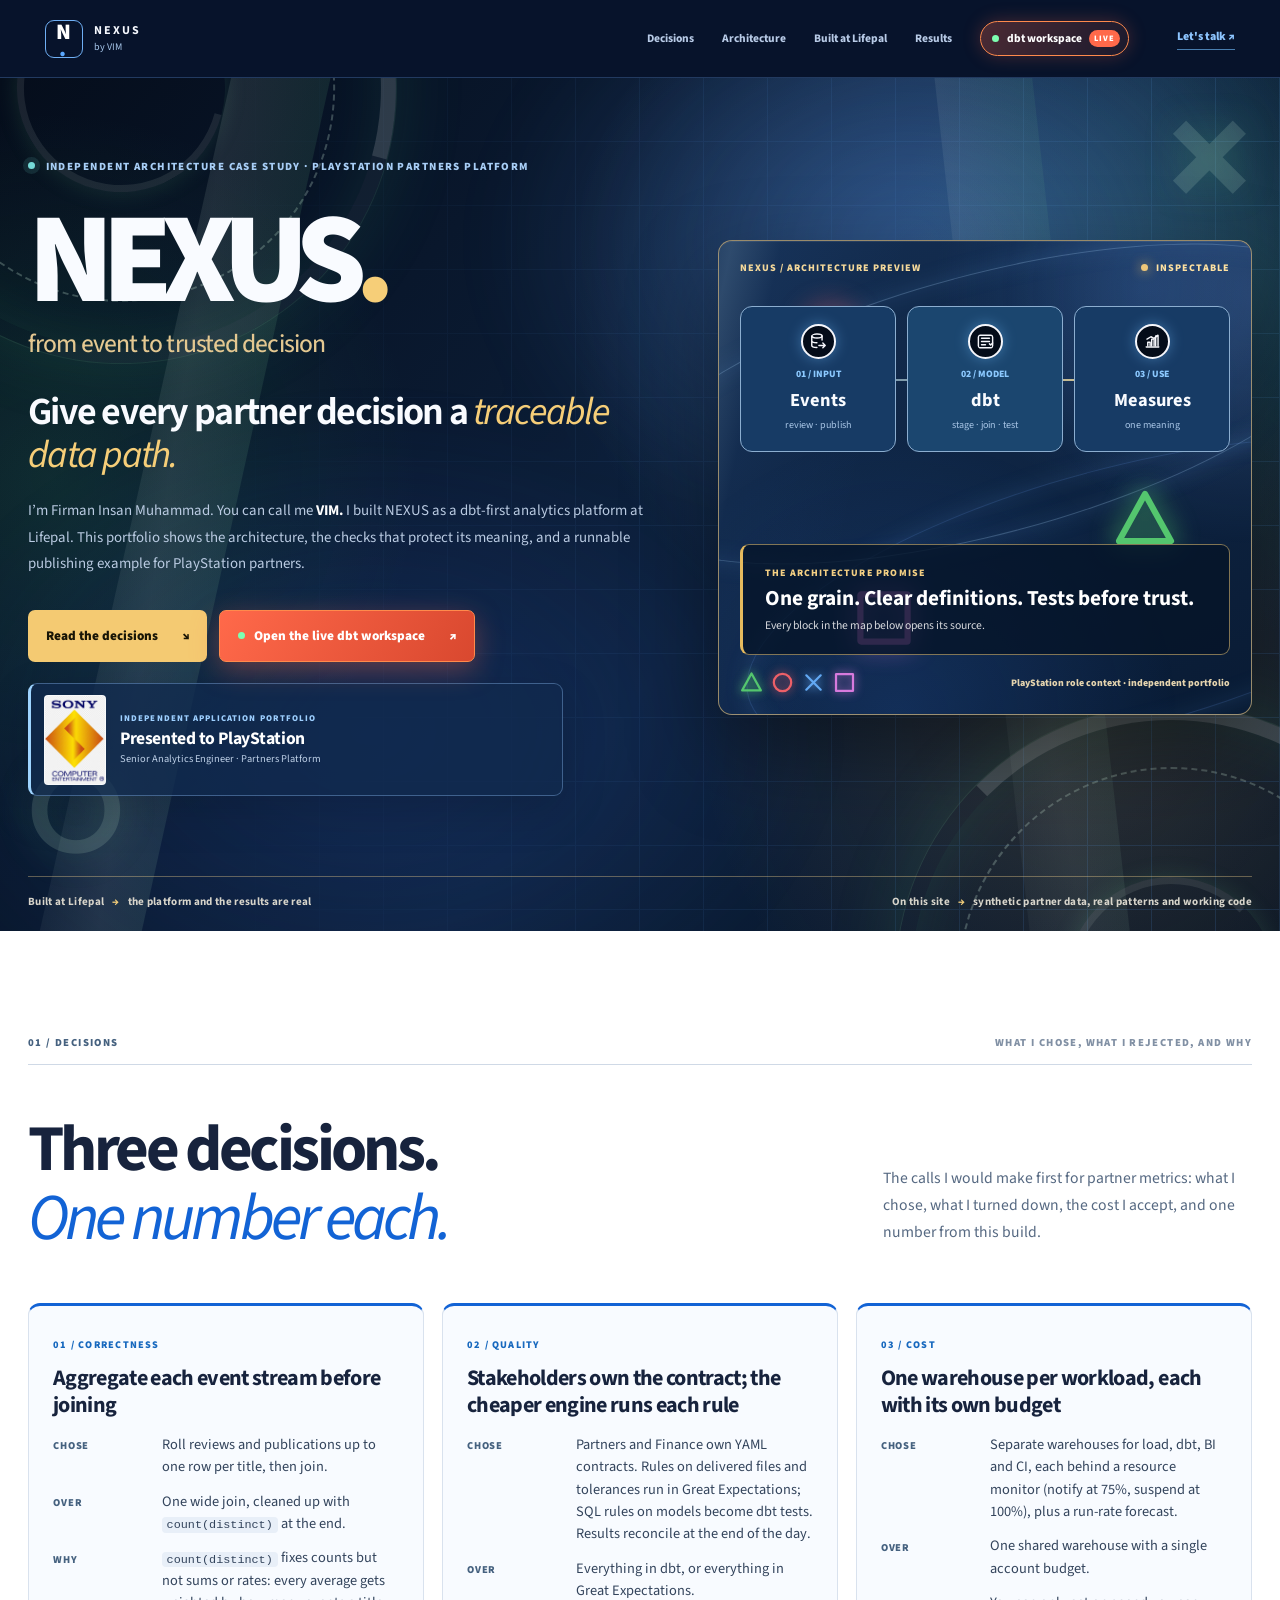
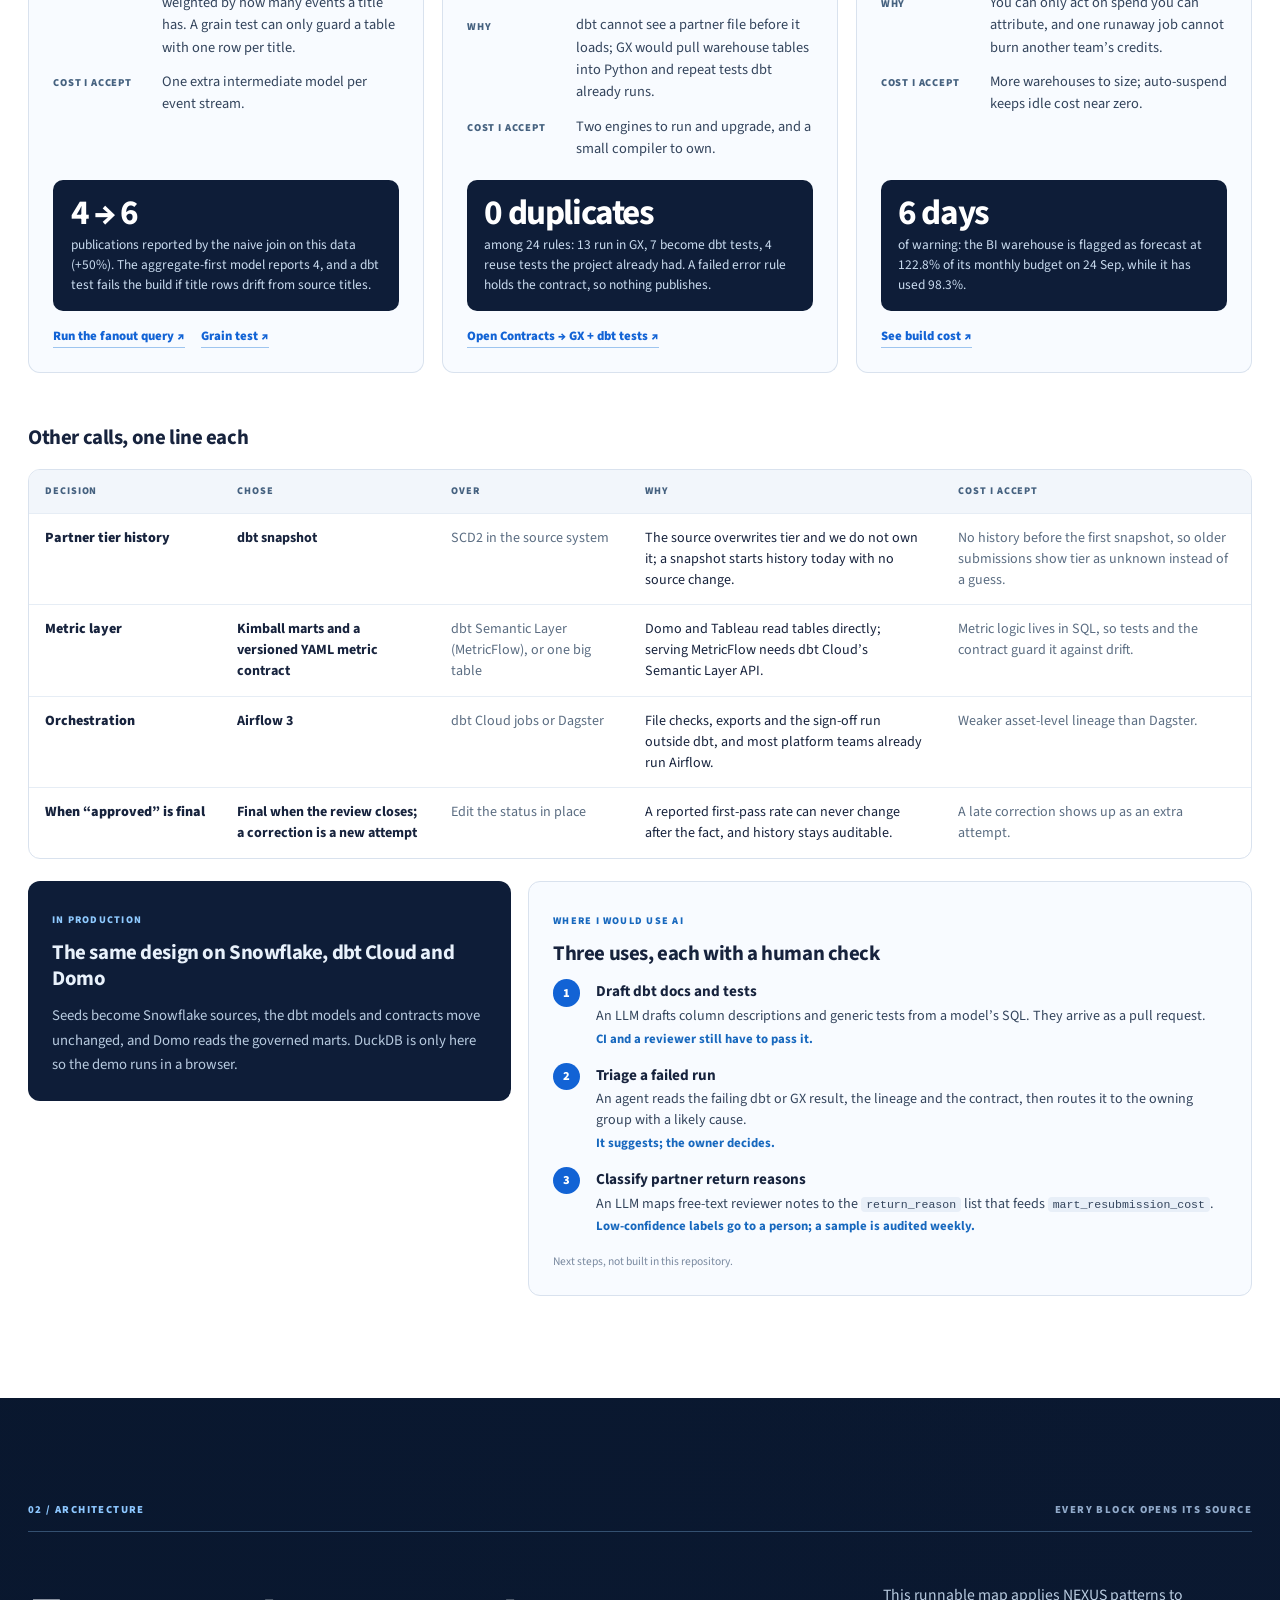
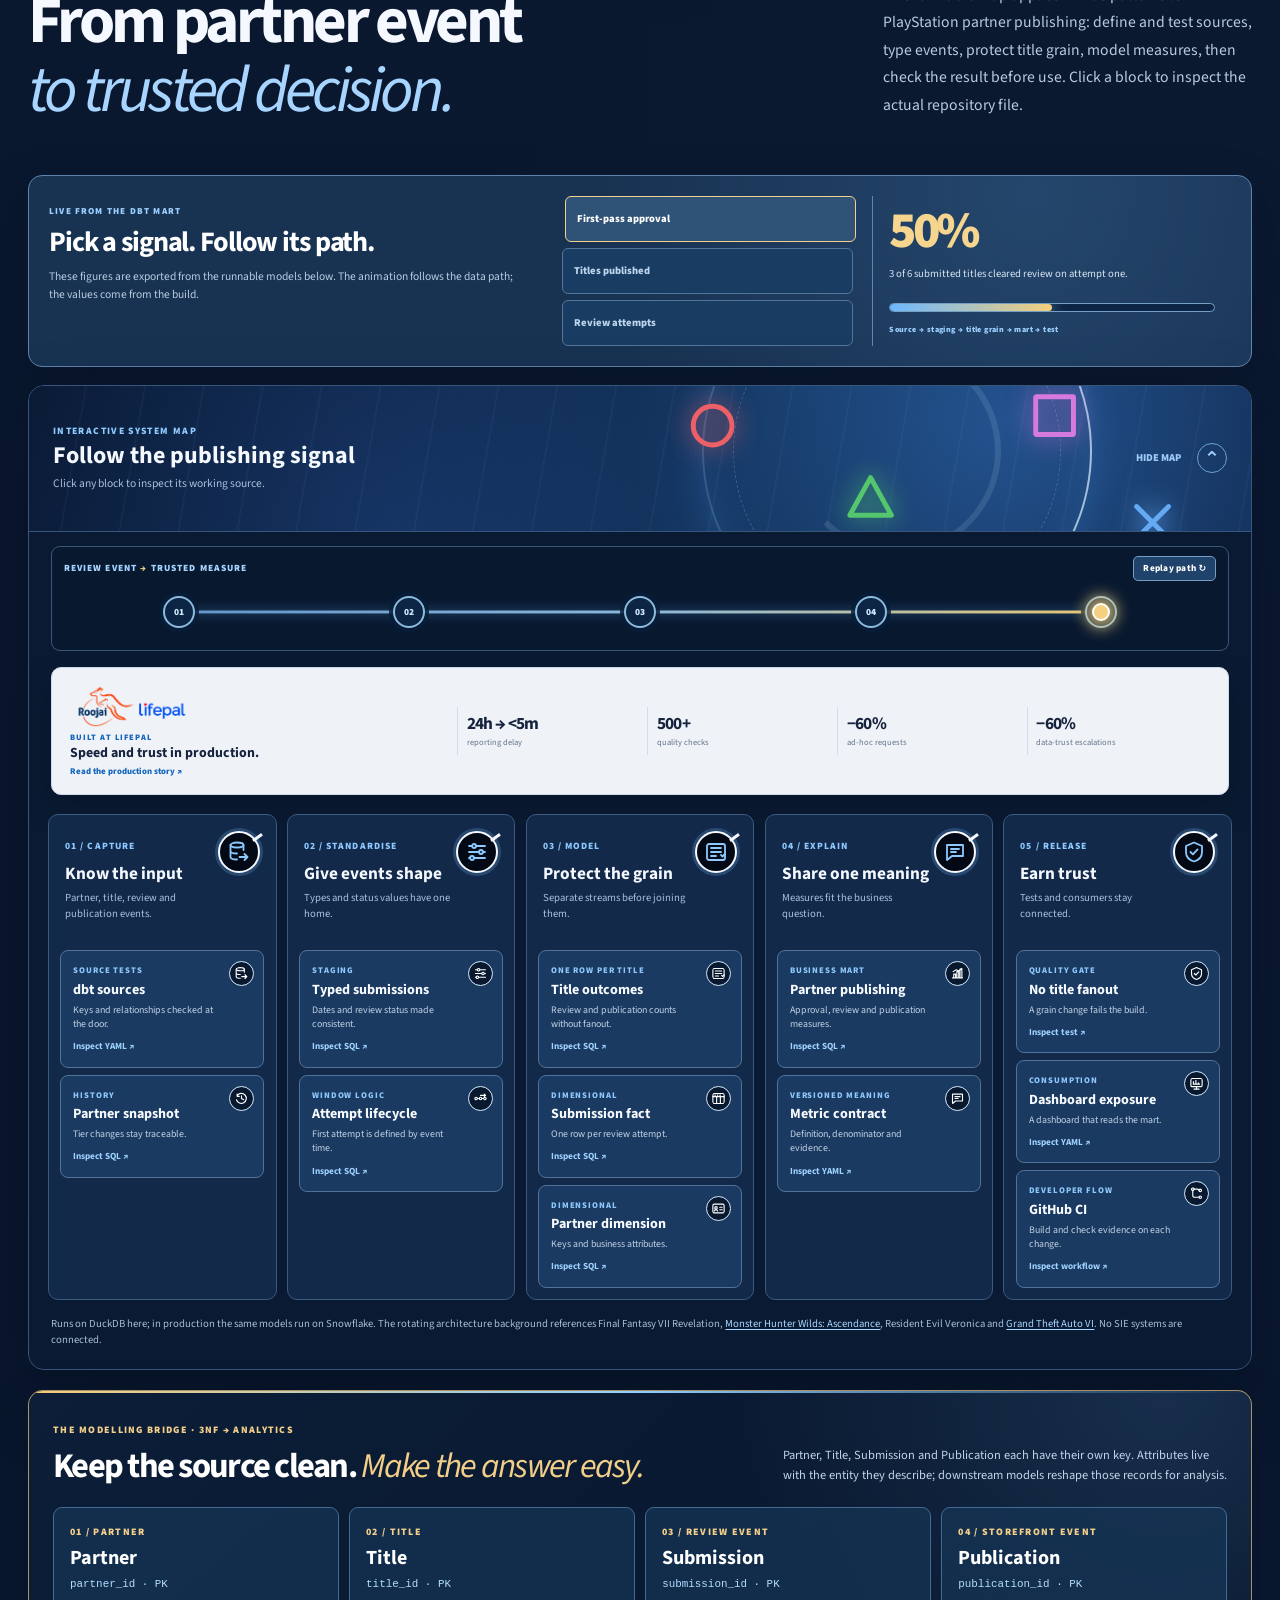
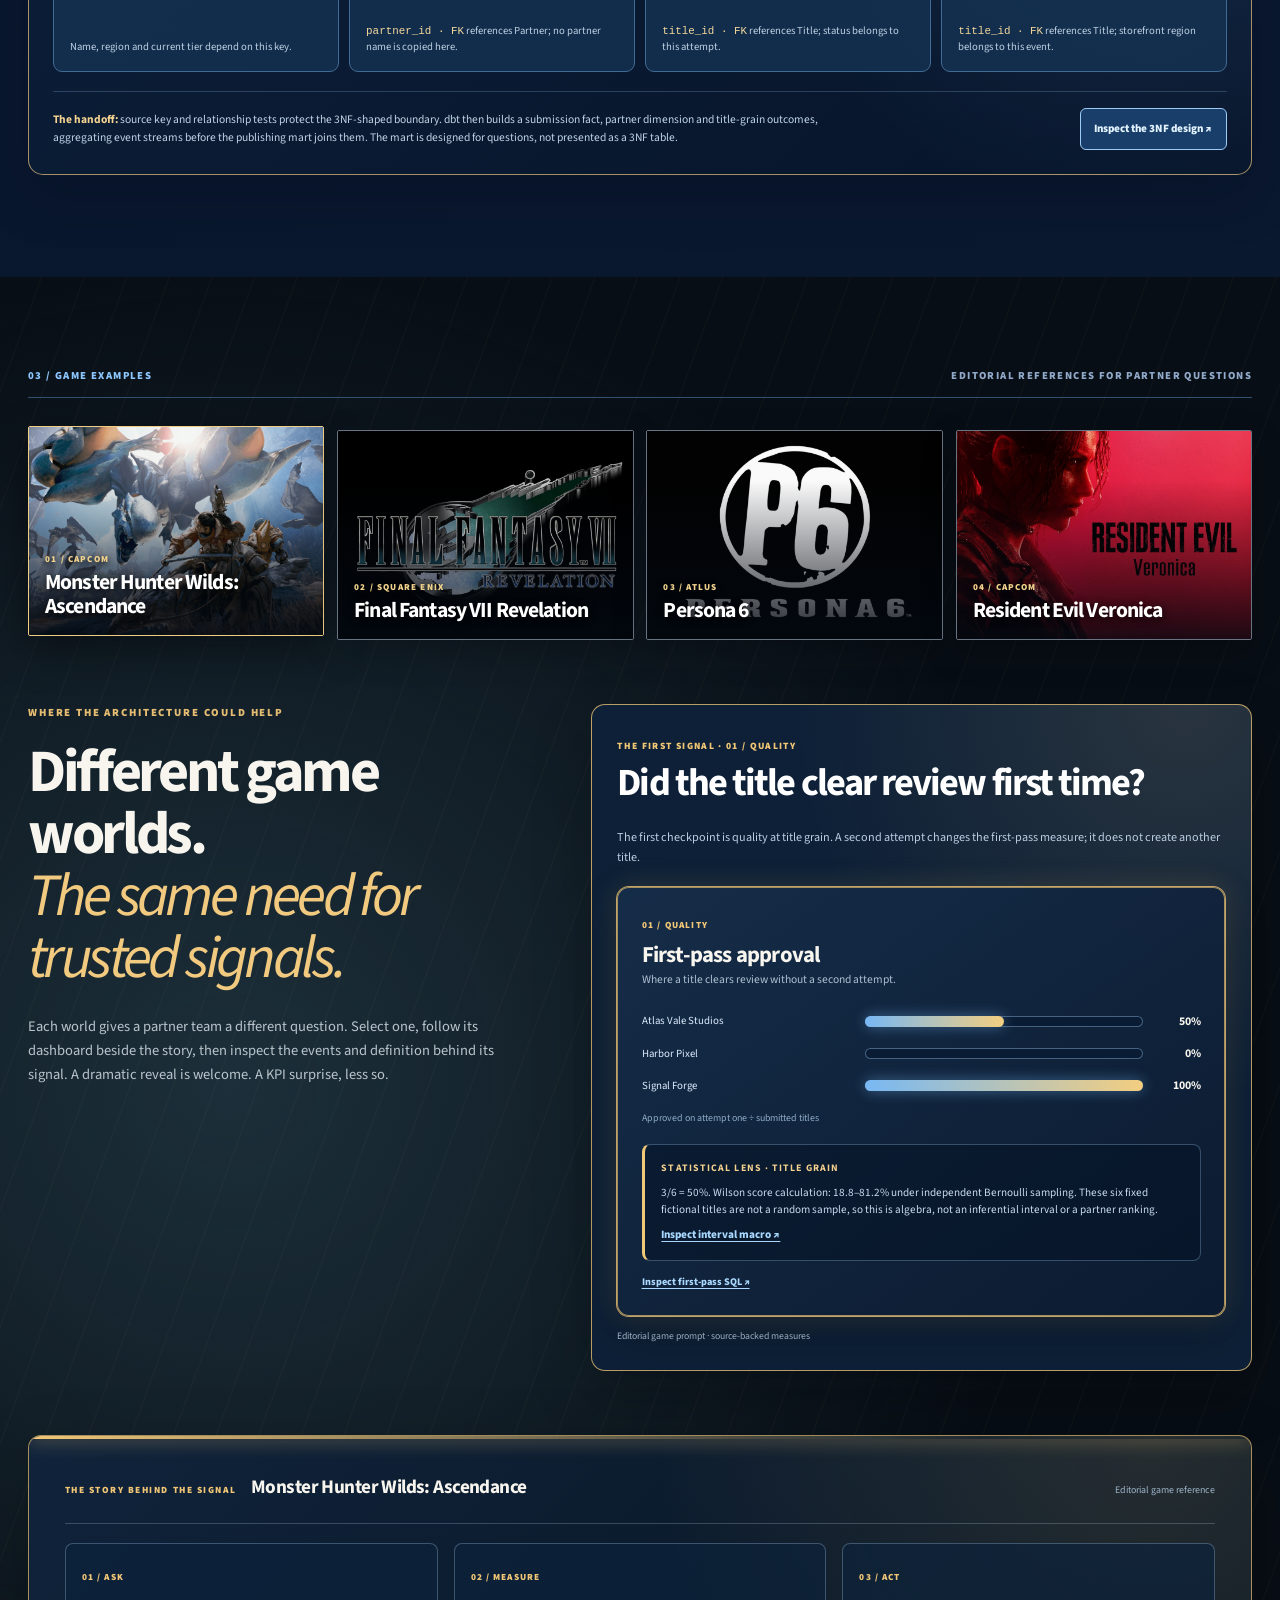
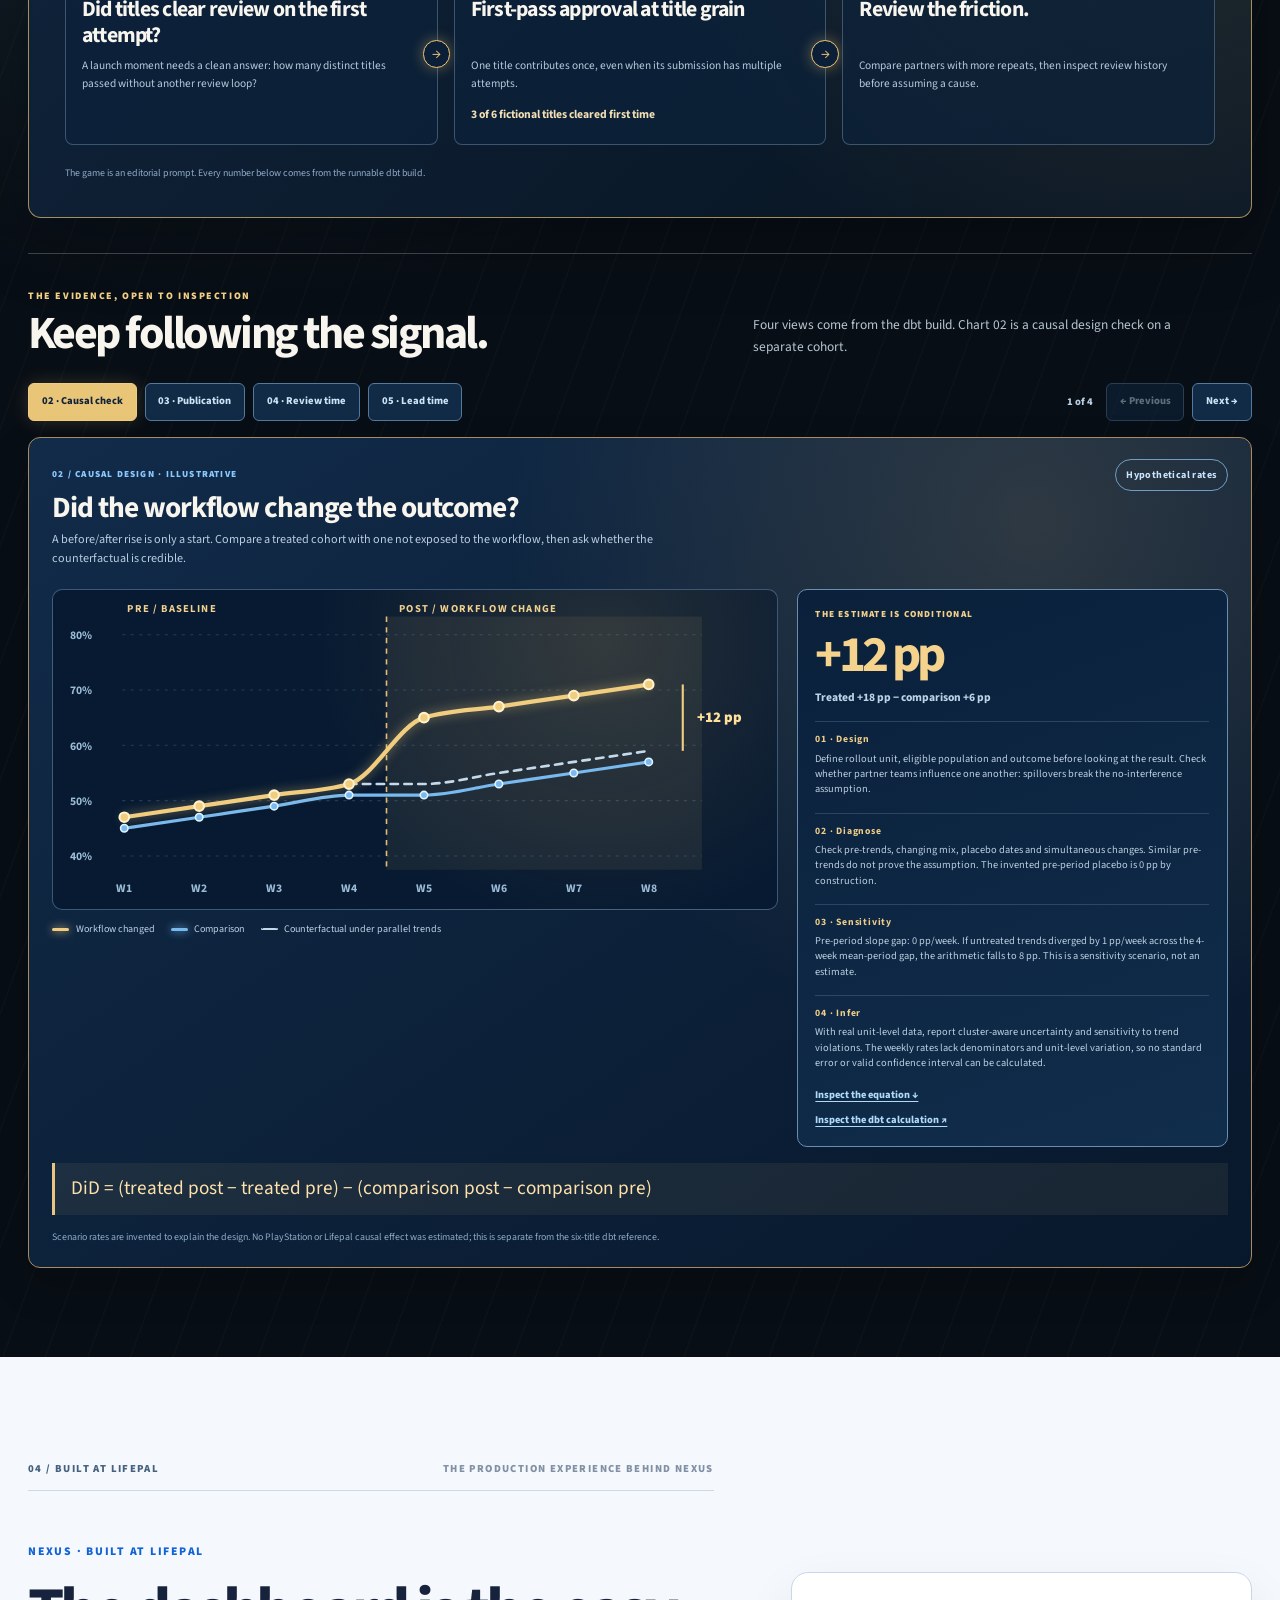
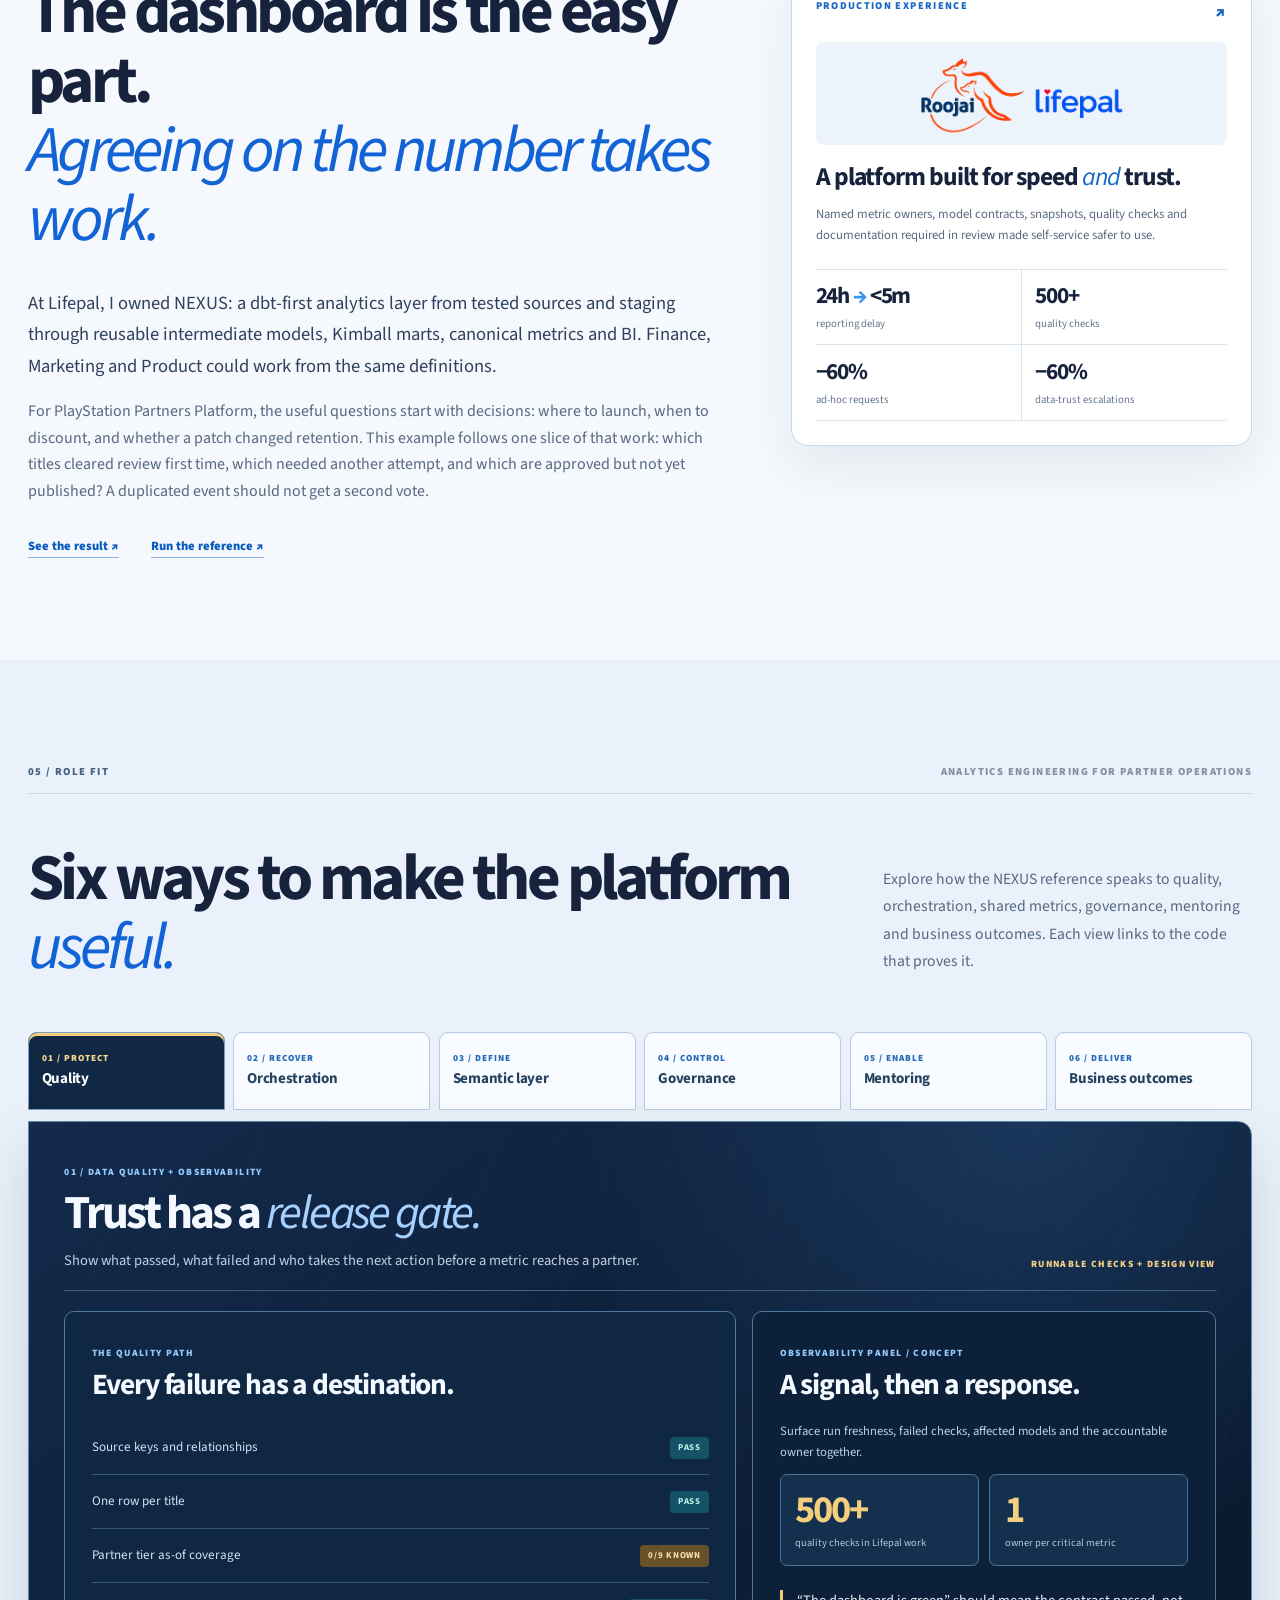
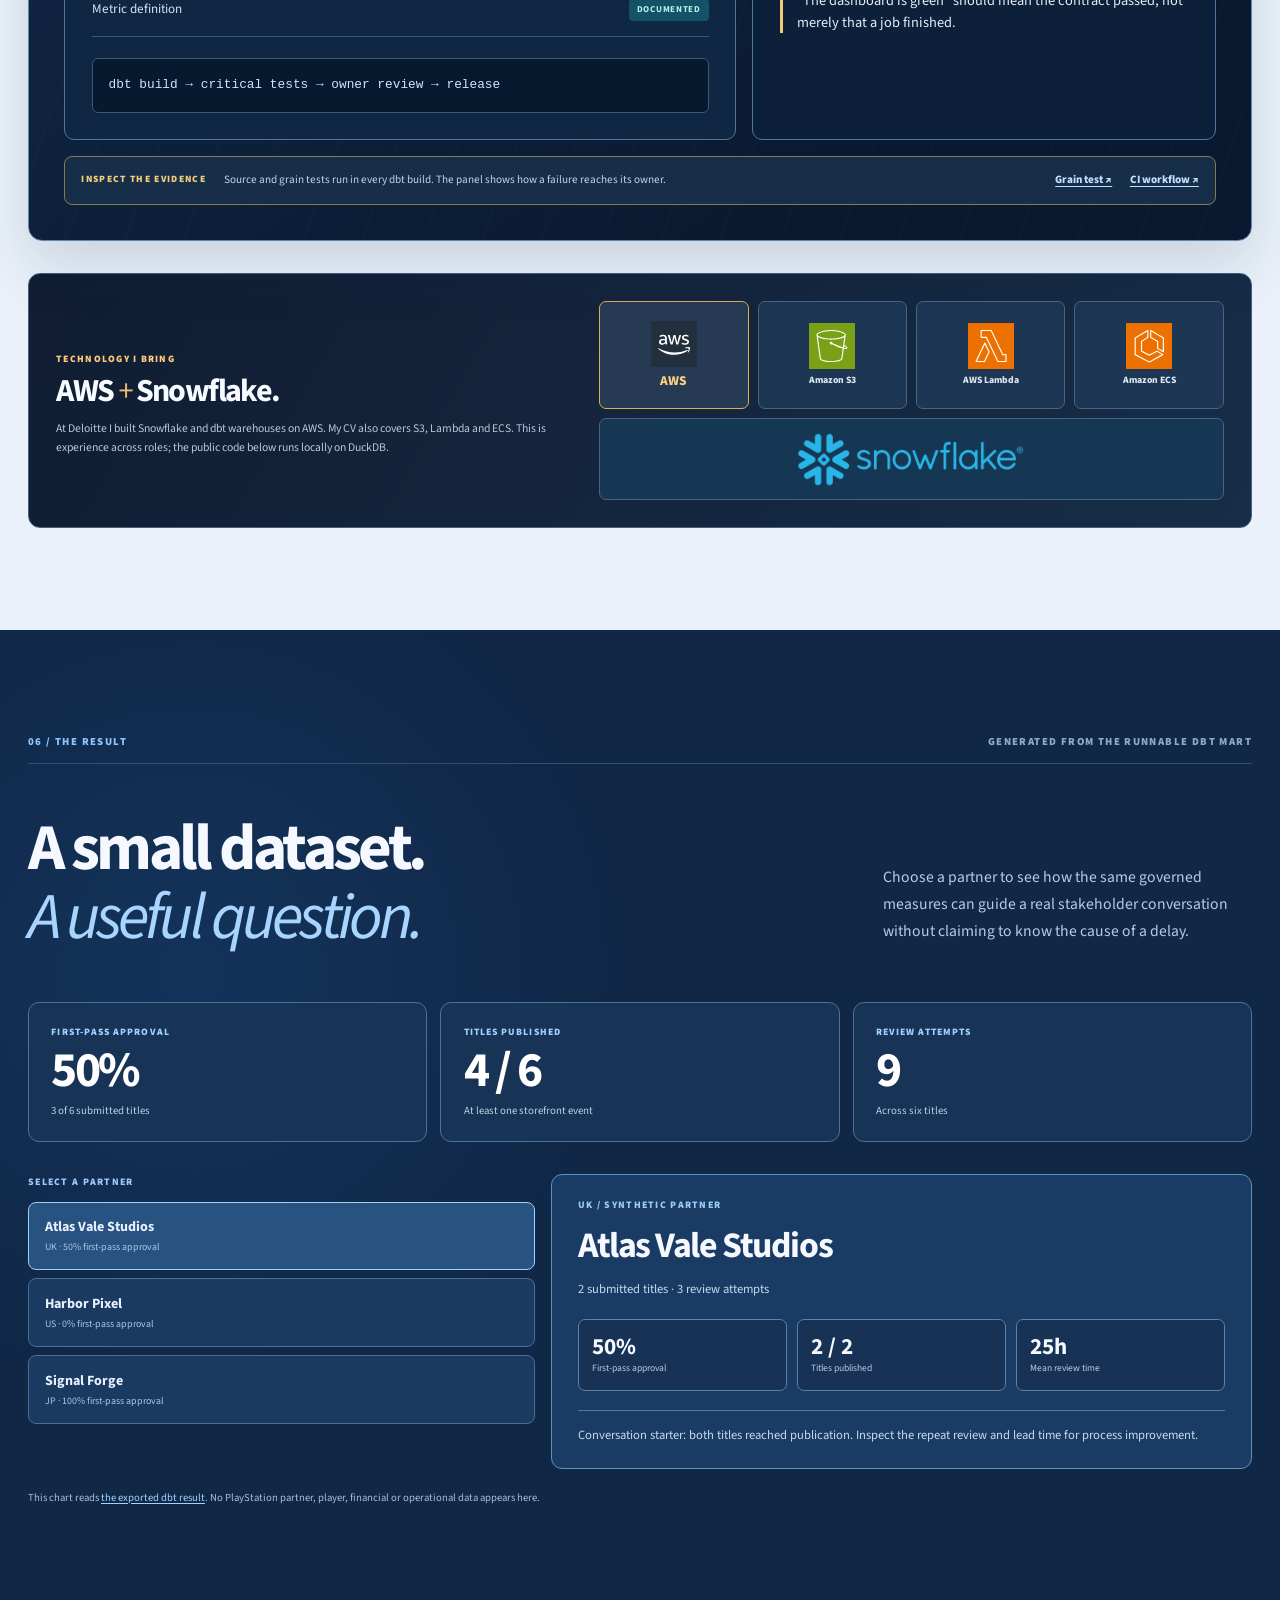
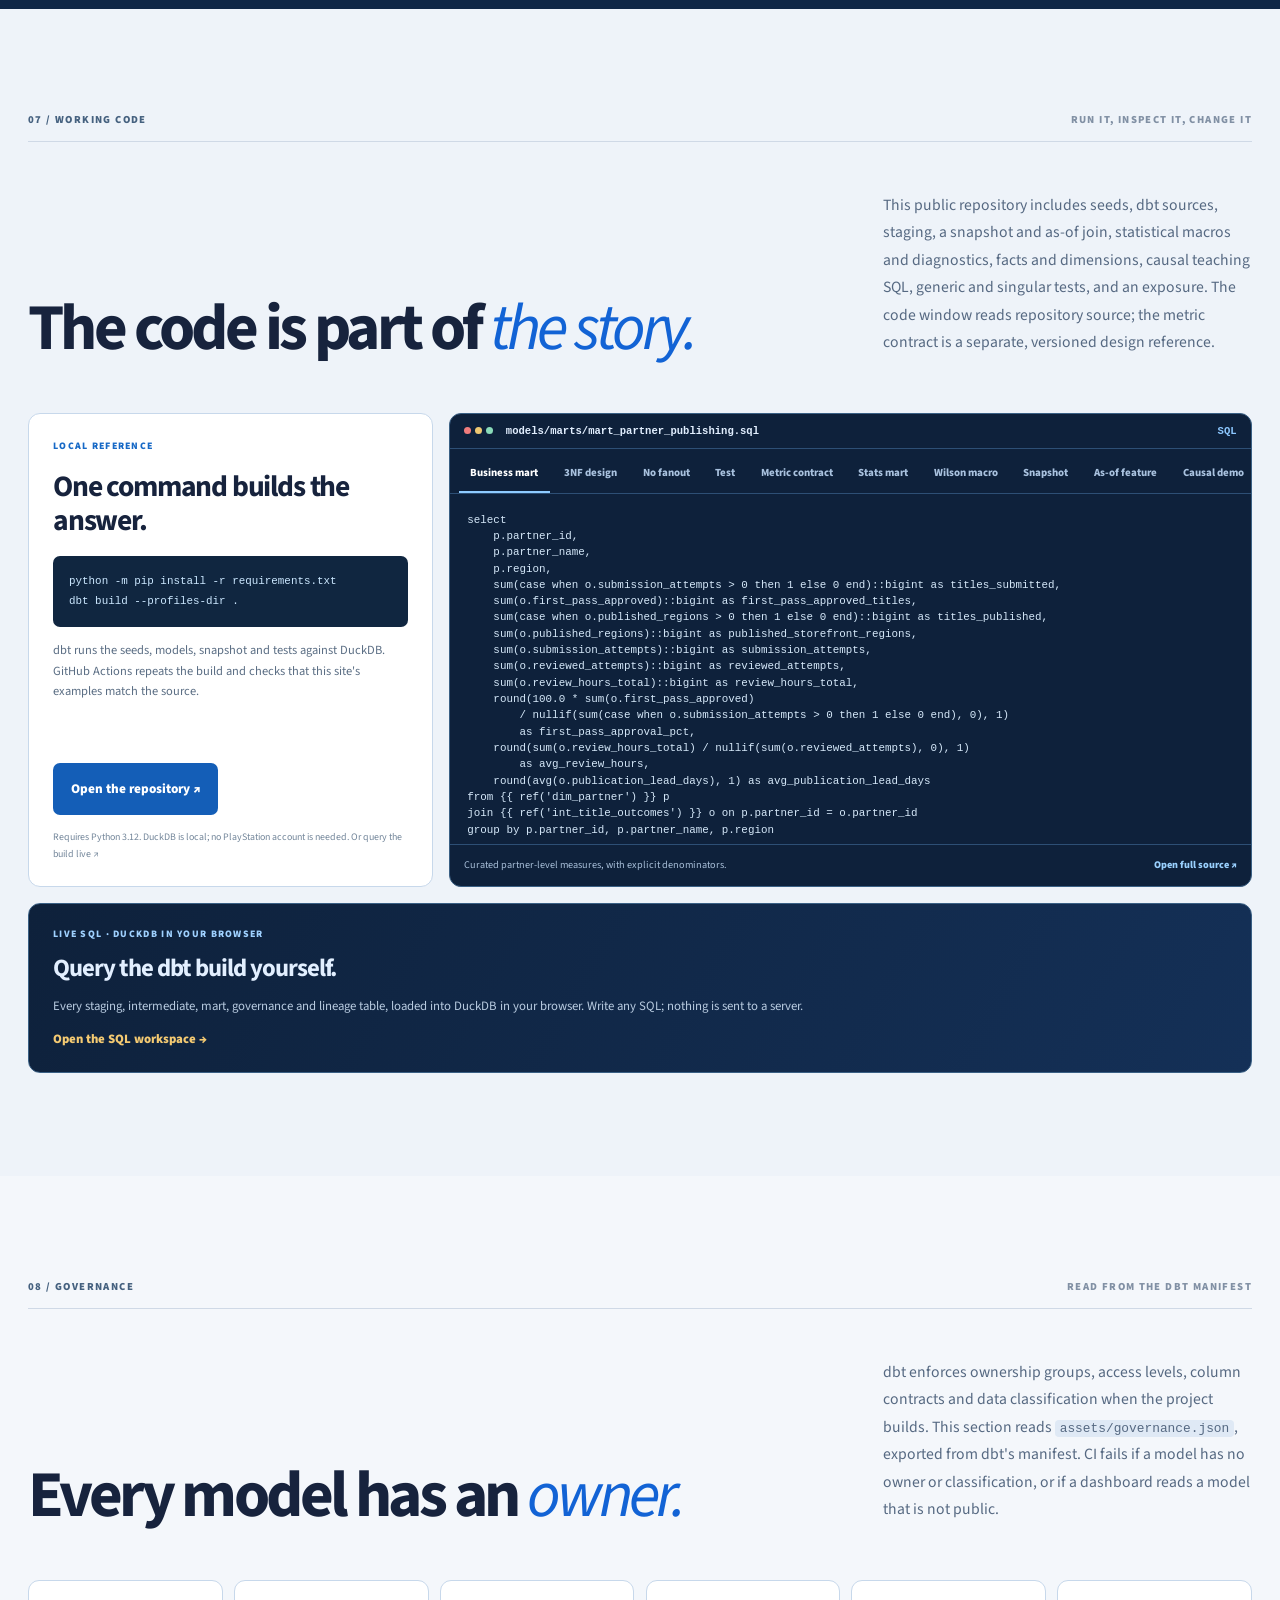
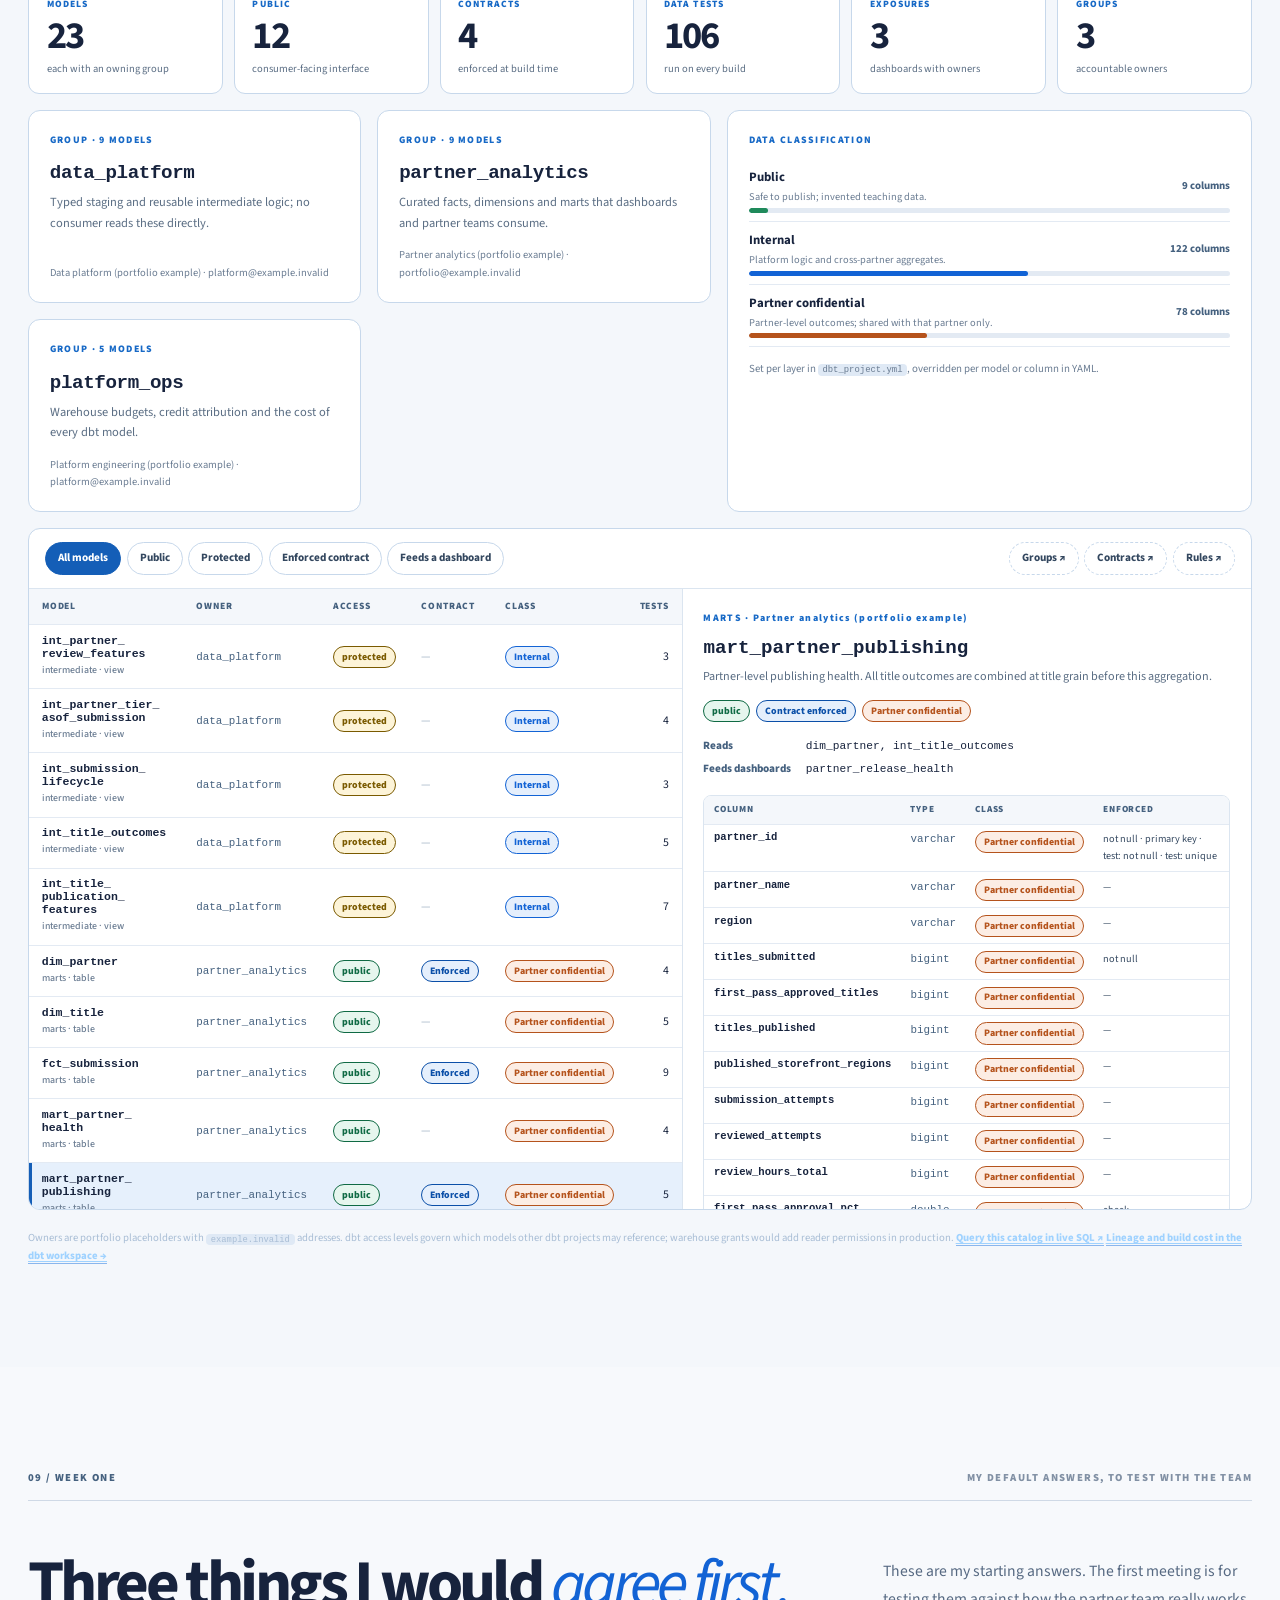
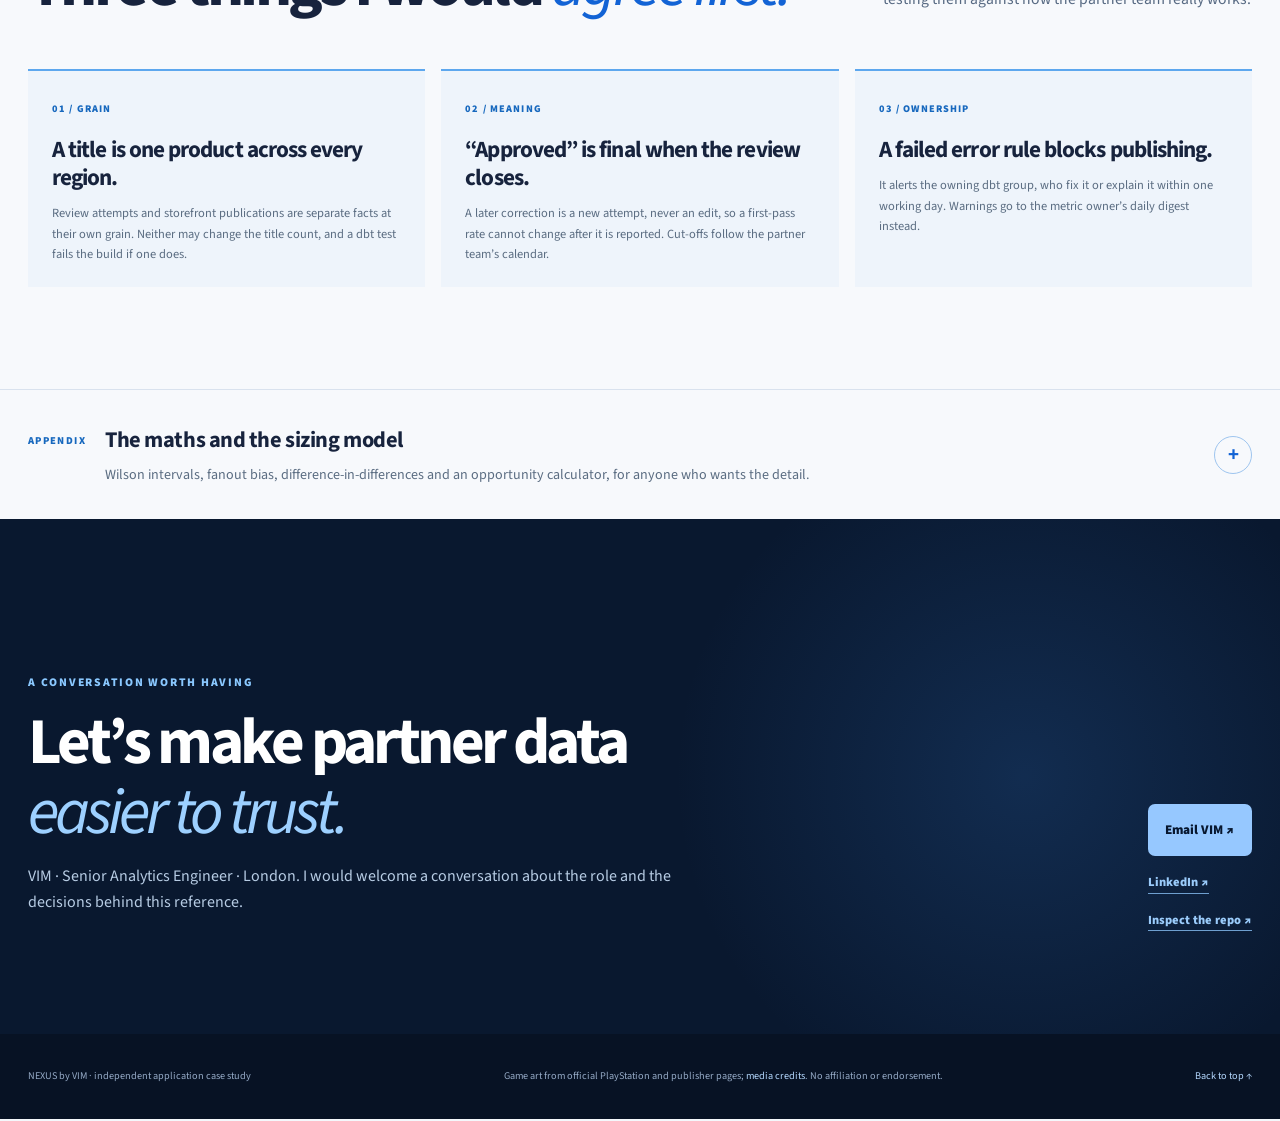
<file: index.html>
<!doctype html>
<html lang="en">
<head>
  <meta charset="utf-8">
  <meta name="viewport" content="width=device-width, initial-scale=1">
  <meta name="theme-color" content="#0b101b">
  <meta name="description" content="NEXUS by VIM: an independent Senior Analytics Engineer portfolio case study for PlayStation Partners Platform. Explore dbt models, tests, metrics and runnable synthetic code.">
  <title>NEXUS for PlayStation Partners | VIM · Senior Analytics Engineer</title>
  <link rel="icon" type="image/svg+xml" href="assets/favicon.svg">
  <link rel="preconnect" href="https://fonts.googleapis.com">
  <link rel="preconnect" href="https://fonts.gstatic.com" crossorigin>
  <link rel="stylesheet" href="https://fonts.googleapis.com/css2?family=Source+Sans+3:ital,wght@0,300..900;1,300..900&display=swap">
  <link rel="stylesheet" href="assets/fonts.css?v=1">
  <link rel="stylesheet" href="assets/site.css?v=13">
  <link rel="stylesheet" href="assets/role-fit.css?v=3">
  <link rel="stylesheet" href="assets/playground.css?v=5">
  <link rel="stylesheet" href="assets/governance.css?v=5">
  <script src="assets/vendor/d3.v7.min.js" defer></script>
  <script src="assets/site.js?v=9" defer></script>
  <script src="assets/role-fit.js?v=1" defer></script>
  <script src="assets/governance.js?v=4" defer></script>
</head>
<body>
  <a class="skip-link" href="#architecture">Skip to the architecture</a>
  <header id="top" class="site-header">
    <a class="brand" href="#top" aria-label="NEXUS, back to top"><span class="brand-mark">N<span>·</span></span><span><strong>NEXUS</strong><small>by VIM</small></span></a>
    <nav aria-label="Primary navigation">
      <a href="#decisions">Decisions</a><a href="#architecture">Architecture</a><a href="#story">Built at Lifepal</a><a href="#insights">Results</a><a href="sql.html" class="nav-workspace"><i aria-hidden="true"></i>dbt workspace<b>LIVE</b></a>
    </nav>
    <a class="header-cta" href="#contact">Let's talk <span aria-hidden="true">↗</span></a>
  </header>

  <main>
    <section class="hero" aria-labelledby="hero-title">
      <div class="hero-glow" aria-hidden="true"></div>
      <div class="persona-hero-bg" aria-hidden="true"><span class="persona-ring persona-ring-left"></span><span class="persona-ring persona-ring-right"></span><span class="persona-slice persona-slice-one"></span><span class="persona-slice persona-slice-two"></span><span class="persona-scan"></span><span class="persona-mark persona-mark-one">○</span><span class="persona-mark persona-mark-two">×</span></div>
      <div class="shell hero-grid">
        <div class="hero-copy">
          <p class="eyebrow"><span class="live-dot"></span> Independent architecture case study · PlayStation Partners Platform</p>
          <h1 id="hero-title">NEXUS<span>.</span><small>from event to trusted decision</small></h1>
          <p class="hero-lede">Give every partner decision a <em>traceable data path.</em></p>
          <p class="hero-sub">I’m Firman Insan Muhammad. You can call me <strong>VIM.</strong> I built NEXUS as a dbt-first analytics platform at Lifepal. This portfolio shows the architecture, the checks that protect its meaning, and a runnable publishing example for PlayStation partners.</p>
          <div class="hero-actions"><a class="button button-primary" href="#decisions">Read the decisions <span aria-hidden="true">↘</span></a><a class="button button-workspace" href="sql.html"><span><i aria-hidden="true"></i>Open the live dbt workspace</span> <span aria-hidden="true">↗</span></a></div>
          <div class="hero-presented"><img src="assets/sony-computer-entertainment-reference.webp" alt="Sony Computer Entertainment heritage logo supplied by VIM"><span><small>INDEPENDENT APPLICATION PORTFOLIO</small><strong>Presented to PlayStation</strong><em>Senior Analytics Engineer · Partners Platform</em></span></div>
        </div>
        <div class="hero-visual" aria-label="Animated NEXUS data path from events through dbt models to trusted measures">
          <div class="ps5-atmosphere" aria-hidden="true"><i class="ps-ribbon ps-ribbon-one"></i><i class="ps-ribbon ps-ribbon-two"></i><svg class="ps-glyph ps-glyph-one ps-circle"><use href="assets/ps-controller-symbols.svg#circle"></use></svg><svg class="ps-glyph ps-glyph-two ps-triangle"><use href="assets/ps-controller-symbols.svg#triangle"></use></svg><svg class="ps-glyph ps-glyph-three ps-square"><use href="assets/ps-controller-symbols.svg#square"></use></svg><svg class="ps-glyph ps-glyph-four ps-cross"><use href="assets/ps-controller-symbols.svg#cross"></use></svg></div>
          <div class="visual-top"><span>NEXUS / ARCHITECTURE PREVIEW</span><span class="visual-status"><i></i> INSPECTABLE</span></div>
          <div class="visual-pipeline" aria-hidden="true"><div class="visual-line"><span class="traveller"></span><span class="traveller traveller-two"></span></div><div class="visual-node"><svg><use href="assets/nexus-icons.svg#intake"></use></svg><span>01 / INPUT</span><strong>Events</strong><small>review · publish</small></div><div class="visual-node"><svg><use href="assets/nexus-icons.svg#title"></use></svg><span>02 / MODEL</span><strong>dbt</strong><small>stage · join · test</small></div><div class="visual-node"><svg><use href="assets/nexus-icons.svg#mart"></use></svg><span>03 / USE</span><strong>Measures</strong><small>one meaning</small></div></div>
          <div class="visual-answer"><span>THE ARCHITECTURE PROMISE</span><strong>One grain. Clear definitions. Tests before trust.</strong><p>Every block in the map below opens its source.</p></div>
          <div class="visual-footer"><div class="ps-controller-buttons" aria-label="PlayStation controller symbols"><svg class="ps-triangle"><use href="assets/ps-controller-symbols.svg#triangle"></use></svg><svg class="ps-circle"><use href="assets/ps-controller-symbols.svg#circle"></use></svg><svg class="ps-cross"><use href="assets/ps-controller-symbols.svg#cross"></use></svg><svg class="ps-square"><use href="assets/ps-controller-symbols.svg#square"></use></svg></div><small>PlayStation role context · independent portfolio</small></div>
        </div>
      </div>
      <div class="shell scope-ribbon"><span>Built at Lifepal <b>→</b> the platform and the results are real</span><span>On this site <b>→</b> synthetic partner data, real patterns and working code</span></div>
    </section>


    <section id="decisions" class="decisions section-pad" aria-labelledby="decisions-title">
      <div class="shell">
        <div class="section-index"><span>01 / DECISIONS</span><span>What I chose, what I rejected, and why</span></div>
        <div class="split-heading"><h2 id="decisions-title">Three decisions.<br><em>One number each.</em></h2><p>The calls I would make first for partner metrics: what I chose, what I turned down, the cost I accept, and one number from this build.</p></div>
        <div class="decision-grid"><article class="decision-card"><header><span>01 / CORRECTNESS</span><h3>Aggregate each event stream before joining</h3></header><dl>
<div><dt>Chose</dt><dd>Roll reviews and publications up to one row per title, then join.</dd></div>
<div><dt>Over</dt><dd>One wide join, cleaned up with <code>count(distinct)</code> at the end.</dd></div>
<div><dt>Why</dt><dd><code>count(distinct)</code> fixes counts but not sums or rates: every average gets weighted by how many events a title has. A grain test can only guard a table with one row per title.</dd></div>
<div><dt>Cost I accept</dt><dd>One extra intermediate model per event stream.</dd></div>
</dl><p class="decision-result"><strong>4 → 6</strong><span>publications reported by the naive join on this data (+50%). The aggregate-first model reports 4, and a dbt test fails the build if title rows drift from source titles.</span></p><div class="decision-links"><a href="sql.html?preset=fanout">Run the fanout query ↗</a><a href="https://github.com/rfim/nexus-playstation-partners/blob/main/tests/assert_no_title_fanout.sql" target="_blank" rel="noopener noreferrer">Grain test ↗</a></div></article><article class="decision-card"><header><span>02 / QUALITY</span><h3>Stakeholders own the contract; the cheaper engine runs each rule</h3></header><dl>
<div><dt>Chose</dt><dd>Partners and Finance own YAML contracts. Rules on delivered files and tolerances run in Great Expectations; SQL rules on models become dbt tests. Results reconcile at the end of the day.</dd></div>
<div><dt>Over</dt><dd>Everything in dbt, or everything in Great Expectations.</dd></div>
<div><dt>Why</dt><dd>dbt cannot see a partner file before it loads; GX would pull warehouse tables into Python and repeat tests dbt already runs.</dd></div>
<div><dt>Cost I accept</dt><dd>Two engines to run and upgrade, and a small compiler to own.</dd></div>
</dl><p class="decision-result"><strong>0 duplicates</strong><span>among 24 rules: 13 run in GX, 7 become dbt tests, 4 reuse tests the project already had. A failed error rule holds the contract, so nothing publishes.</span></p><div class="decision-links"><a href="sql.html?view=contracts">Open Contracts → GX + dbt tests ↗</a></div></article><article class="decision-card"><header><span>03 / COST</span><h3>One warehouse per workload, each with its own budget</h3></header><dl>
<div><dt>Chose</dt><dd>Separate warehouses for load, dbt, BI and CI, each behind a resource monitor (notify at 75%, suspend at 100%), plus a run-rate forecast.</dd></div>
<div><dt>Over</dt><dd>One shared warehouse with a single account budget.</dd></div>
<div><dt>Why</dt><dd>You can only act on spend you can attribute, and one runaway job cannot burn another team’s credits.</dd></div>
<div><dt>Cost I accept</dt><dd>More warehouses to size; auto-suspend keeps idle cost near zero.</dd></div>
</dl><p class="decision-result"><strong>6 days</strong><span>of warning: the BI warehouse is flagged as forecast at 122.8% of its monthly budget on 24 Sep, while it has used 98.3%.</span></p><div class="decision-links"><a href="sql.html?view=dbt">See build cost ↗</a></div></article></div>
        <h3 class="decision-subhead">Other calls, one line each</h3>
        <div class="decision-table-wrap"><table class="decision-table"><thead><tr><th scope="col">Decision</th><th scope="col">Chose</th><th scope="col">Over</th><th scope="col">Why</th><th scope="col">Cost I accept</th></tr></thead><tbody><tr><th scope="row">Partner tier history</th><td data-label="Chose"><strong>dbt snapshot</strong></td><td data-label="Over">SCD2 in the source system</td><td data-label="Why">The source overwrites tier and we do not own it; a snapshot starts history today with no source change.</td><td data-label="Cost I accept">No history before the first snapshot, so older submissions show tier as unknown instead of a guess.</td></tr><tr><th scope="row">Metric layer</th><td data-label="Chose"><strong>Kimball marts and a versioned YAML metric contract</strong></td><td data-label="Over">dbt Semantic Layer (MetricFlow), or one big table</td><td data-label="Why">Domo and Tableau read tables directly; serving MetricFlow needs dbt Cloud’s Semantic Layer API.</td><td data-label="Cost I accept">Metric logic lives in SQL, so tests and the contract guard it against drift.</td></tr><tr><th scope="row">Orchestration</th><td data-label="Chose"><strong>Airflow 3</strong></td><td data-label="Over">dbt Cloud jobs or Dagster</td><td data-label="Why">File checks, exports and the sign-off run outside dbt, and most platform teams already run Airflow.</td><td data-label="Cost I accept">Weaker asset-level lineage than Dagster.</td></tr><tr><th scope="row">When “approved” is final</th><td data-label="Chose"><strong>Final when the review closes; a correction is a new attempt</strong></td><td data-label="Over">Edit the status in place</td><td data-label="Why">A reported first-pass rate can never change after the fact, and history stays auditable.</td><td data-label="Cost I accept">A late correction shows up as an extra attempt.</td></tr></tbody></table></div>
        <div class="decision-extra">
          <article class="decision-stack"><span>IN PRODUCTION</span><h3>The same design on Snowflake, dbt Cloud and Domo</h3><p>Seeds become Snowflake sources, the dbt models and contracts move unchanged, and Domo reads the governed marts. DuckDB is only here so the demo runs in a browser.</p></article>
          <article class="decision-ai"><span>WHERE I WOULD USE AI</span><h3>Three uses, each with a human check</h3><ol><li><strong>Draft dbt docs and tests</strong><span>An LLM drafts column descriptions and generic tests from a model’s SQL. They arrive as a pull request.</span><em>CI and a reviewer still have to pass it.</em></li><li><strong>Triage a failed run</strong><span>An agent reads the failing dbt or GX result, the lineage and the contract, then routes it to the owning group with a likely cause.</span><em>It suggests; the owner decides.</em></li><li><strong>Classify partner return reasons</strong><span>An LLM maps free-text reviewer notes to the <code>return_reason</code> list that feeds <code>mart_resubmission_cost</code>.</span><em>Low-confidence labels go to a person; a sample is audited weekly.</em></li></ol><small>Next steps, not built in this repository.</small></article>
        </div>
      </div>
    </section>
    <section id="architecture" class="architecture section-pad" aria-labelledby="architecture-title">
      <div class="architecture-worlds" aria-hidden="true"><img src="assets/ff7-revelation-hero.jpg" alt=""><img src="assets/monster-hunter-ascendance-art.png" alt=""><img src="assets/resident-evil-veronica-hero.jpg" alt=""><img src="assets/gta-vi-vice-city-official.jpg" alt=""></div>
      <div class="shell">
        <div class="section-index section-index-light"><span>02 / ARCHITECTURE</span><span>Every block opens its source</span></div>
        <div class="split-heading"><h2 id="architecture-title">From partner event<br><em>to trusted decision.</em></h2><p>This runnable map applies NEXUS patterns to PlayStation partner publishing: define and test sources, type events, protect title grain, model measures, then check the result before use. Click a block to inspect the actual repository file.</p></div>
        <div class="signal-lab" aria-label="Explore measures generated by the synthetic dbt mart">
          <div class="signal-intro"><span>LIVE FROM THE DBT MART</span><h3>Pick a signal. Follow its path.</h3><p>These figures are exported from the runnable models below. The animation follows the data path; the values come from the build.</p></div>
          <div class="signal-controls" role="group" aria-label="Choose a publishing measure"><button type="button" data-signal="approval" class="is-active" aria-pressed="true">First-pass approval</button><button type="button" data-signal="published" aria-pressed="false">Titles published</button><button type="button" data-signal="attempts" aria-pressed="false">Review attempts</button></div>
          <div class="signal-readout" aria-live="polite"><span id="signal-value">50%</span><p id="signal-explanation">3 of 6 submitted titles cleared review on attempt one.</p><div class="signal-meter" aria-hidden="true"><i id="signal-meter-fill" style="width:50%"></i></div><small>Source → staging → title grain → mart → test</small></div>
        </div>
        <details class="map-accordion" open>
          <summary><span class="map-summary-fx" aria-hidden="true"><i class="map-light map-light-one"></i><i class="map-light map-light-two"></i><i class="map-orbit"></i><svg class="map-symbol map-symbol-circle ps-circle"><use href="assets/ps-controller-symbols.svg#circle"></use></svg><svg class="map-symbol map-symbol-triangle ps-triangle"><use href="assets/ps-controller-symbols.svg#triangle"></use></svg><svg class="map-symbol map-symbol-square ps-square"><use href="assets/ps-controller-symbols.svg#square"></use></svg><svg class="map-symbol map-symbol-cross ps-cross"><use href="assets/ps-controller-symbols.svg#cross"></use></svg></span><span class="map-summary-copy"><small>INTERACTIVE SYSTEM MAP</small><strong>Follow the publishing signal</strong><em>Click any block to inspect its working source.</em></span><span class="map-toggle"><span class="open-word">Hide map</span><span class="closed-word">Show map</span><b aria-hidden="true">⌄</b></span></summary>
          <div class="map-body">
            <div id="route-console" class="route-console is-replaying"><div class="route-label"><span>REVIEW EVENT <b>→</b> TRUSTED MEASURE</span><button type="button" id="route-replay" aria-label="Replay the data path animation">Replay path ↻</button></div><div class="route-track" aria-hidden="true"><span class="route-station" style="--station:0">01</span><span class="route-station" style="--station:1">02</span><span class="route-station" style="--station:2">03</span><span class="route-station" style="--station:3">04</span><span class="route-station" style="--station:4">05</span><i class="route-packet"></i></div></div>
            <div class="map-proof-strip"><div class="map-proof-lead"><img src="assets/roojai-lifepal-transparent.png" alt="Roojai and Lifepal"><span>BUILT AT LIFEPAL</span><strong>Speed and trust in production.</strong><a href="#story">Read the production story ↗</a></div><div class="map-proof-numbers"><div><strong>24h → &lt;5m</strong><small>reporting delay</small></div><div><strong>500+</strong><small>quality checks</small></div><div><strong>−60%</strong><small>ad-hoc requests</small></div><div><strong>−60%</strong><small>data-trust escalations</small></div></div></div>
            <div class="map-stages">
              <article class="map-stage"><div class="stage-title"><span class="stage-badge" aria-hidden="true"><svg><use href="assets/nexus-icons.svg#intake"></use></svg></span><span>01 / CAPTURE</span><h3>Know the input</h3><p>Partner, title, review and publication events.</p></div><button type="button" data-snippet="source"><svg class="block-icon" aria-hidden="true"><use href="assets/nexus-icons.svg#intake"></use></svg><small>SOURCE TESTS</small><strong>dbt sources</strong><span>Keys and relationships checked at the door.</span><b>Inspect YAML ↗</b></button><button type="button" data-snippet="snapshot"><svg class="block-icon" aria-hidden="true"><use href="assets/nexus-icons.svg#history"></use></svg><small>HISTORY</small><strong>Partner snapshot</strong><span>Tier changes stay traceable.</span><b>Inspect SQL ↗</b></button></article>
              <article class="map-stage"><div class="stage-title"><span class="stage-badge" aria-hidden="true"><svg><use href="assets/nexus-icons.svg#staging"></use></svg></span><span>02 / STANDARDISE</span><h3>Give events shape</h3><p>Types and status values have one home.</p></div><button type="button" data-snippet="stage"><svg class="block-icon" aria-hidden="true"><use href="assets/nexus-icons.svg#staging"></use></svg><small>STAGING</small><strong>Typed submissions</strong><span>Dates and review status made consistent.</span><b>Inspect SQL ↗</b></button><button type="button" data-snippet="lifecycle"><svg class="block-icon" aria-hidden="true"><use href="assets/nexus-icons.svg#lifecycle"></use></svg><small>WINDOW LOGIC</small><strong>Attempt lifecycle</strong><span>First attempt is defined by event time.</span><b>Inspect SQL ↗</b></button></article>
              <article class="map-stage"><div class="stage-title"><span class="stage-badge" aria-hidden="true"><svg><use href="assets/nexus-icons.svg#title"></use></svg></span><span>03 / MODEL</span><h3>Protect the grain</h3><p>Separate streams before joining them.</p></div><button type="button" data-snippet="title"><svg class="block-icon" aria-hidden="true"><use href="assets/nexus-icons.svg#title"></use></svg><small>ONE ROW PER TITLE</small><strong>Title outcomes</strong><span>Review and publication counts without fanout.</span><b>Inspect SQL ↗</b></button><button type="button" data-snippet="fact"><svg class="block-icon" aria-hidden="true"><use href="assets/nexus-icons.svg#fact"></use></svg><small>DIMENSIONAL</small><strong>Submission fact</strong><span>One row per review attempt.</span><b>Inspect SQL ↗</b></button><button type="button" data-snippet="dimension"><svg class="block-icon" aria-hidden="true"><use href="assets/nexus-icons.svg#dimension"></use></svg><small>DIMENSIONAL</small><strong>Partner dimension</strong><span>Keys and business attributes.</span><b>Inspect SQL ↗</b></button></article>
              <article class="map-stage"><div class="stage-title"><span class="stage-badge" aria-hidden="true"><svg><use href="assets/nexus-icons.svg#semantic"></use></svg></span><span>04 / EXPLAIN</span><h3>Share one meaning</h3><p>Measures fit the business question.</p></div><button type="button" data-snippet="mart"><svg class="block-icon" aria-hidden="true"><use href="assets/nexus-icons.svg#mart"></use></svg><small>BUSINESS MART</small><strong>Partner publishing</strong><span>Approval, review and publication measures.</span><b>Inspect SQL ↗</b></button><button type="button" data-snippet="semantic"><svg class="block-icon" aria-hidden="true"><use href="assets/nexus-icons.svg#semantic"></use></svg><small>VERSIONED MEANING</small><strong>Metric contract</strong><span>Definition, denominator and evidence.</span><b>Inspect YAML ↗</b></button></article>
              <article class="map-stage"><div class="stage-title"><span class="stage-badge" aria-hidden="true"><svg><use href="assets/nexus-icons.svg#test"></use></svg></span><span>05 / RELEASE</span><h3>Earn trust</h3><p>Tests and consumers stay connected.</p></div><button type="button" data-snippet="tests"><svg class="block-icon" aria-hidden="true"><use href="assets/nexus-icons.svg#test"></use></svg><small>QUALITY GATE</small><strong>No title fanout</strong><span>A grain change fails the build.</span><b>Inspect test ↗</b></button><button type="button" data-snippet="exposure"><svg class="block-icon" aria-hidden="true"><use href="assets/nexus-icons.svg#exposure"></use></svg><small>CONSUMPTION</small><strong>Dashboard exposure</strong><span>A dashboard that reads the mart.</span><b>Inspect YAML ↗</b></button><button type="button" data-snippet="ci"><svg class="block-icon" aria-hidden="true"><use href="assets/nexus-icons.svg#ci"></use></svg><small>DEVELOPER FLOW</small><strong>GitHub CI</strong><span>Build and check evidence on each change.</span><b>Inspect workflow ↗</b></button></article>
            </div>
            <p class="map-caption">Runs on DuckDB here; in production the same models run on Snowflake. The rotating architecture background references Final Fantasy VII Revelation, <a href="https://blog.playstation.com/2026/09/03/monster-hunter-wilds-ascendance-reveals-new-monsters-story-details-and-gameplay" target="_blank" rel="noopener noreferrer">Monster Hunter Wilds: Ascendance</a>, Resident Evil Veronica and <a href="https://www.rockstargames.com/VI/media/screenshots" target="_blank" rel="noopener noreferrer">Grand Theft Auto VI</a>. No SIE systems are connected.</p>
          </div>
        </details>
        <aside class="normalization-bridge" aria-labelledby="normalization-title">
          <div class="normalization-heading"><div><span>THE MODELLING BRIDGE · 3NF → ANALYTICS</span><h3 id="normalization-title">Keep the source clean. <em>Make the answer easy.</em></h3></div><p>Partner, Title, Submission and Publication each have their own key. Attributes live with the entity they describe; downstream models reshape those records for analysis.</p></div>
          <div class="normalization-entities" aria-label="3NF-shaped source entities and key relationships">
            <div class="normalization-entity"><small>01 / PARTNER</small><strong>Partner</strong><code>partner_id · PK</code><span>Name, region and current tier depend on this key.</span></div>
            <div class="normalization-entity"><small>02 / TITLE</small><strong>Title</strong><code>title_id · PK</code><span><code>partner_id · FK</code> references Partner; no partner name is copied here.</span></div>
            <div class="normalization-entity"><small>03 / REVIEW EVENT</small><strong>Submission</strong><code>submission_id · PK</code><span><code>title_id · FK</code> references Title; status belongs to this attempt.</span></div>
            <div class="normalization-entity"><small>04 / STOREFRONT EVENT</small><strong>Publication</strong><code>publication_id · PK</code><span><code>title_id · FK</code> references Title; storefront region belongs to this event.</span></div>
          </div>
          <div class="normalization-footer"><p><strong>The handoff:</strong> source key and relationship tests protect the 3NF-shaped boundary. dbt then builds a submission fact, partner dimension and title-grain outcomes, aggregating event streams before the publishing mart joins them. The mart is designed for questions, not presented as a 3NF table.</p><button type="button" data-snippet="normalization">Inspect the 3NF design ↗</button></div>
        </aside>
      </div>
    </section>

    <section id="featured-game" class="game-feature" data-world="wilds" aria-labelledby="game-title">
      <div class="shell"><div class="section-index section-index-light"><span>03 / GAME EXAMPLES</span><span>Editorial references for partner questions</span></div></div>
      <div class="shell game-shelf" role="group" aria-label="Choose a game world">
        <button type="button" class="game-choice is-active" data-game="wilds" aria-pressed="true"><img src="assets/monster-hunter-ascendance-art.png" alt=""><span>01 / CAPCOM</span><strong>Monster Hunter Wilds: Ascendance</strong></button>
        <button type="button" class="game-choice" data-game="revelation" aria-pressed="false"><img src="assets/ff7-revelation-cover.jpg" alt=""><span>02 / SQUARE ENIX</span><strong>Final Fantasy VII Revelation</strong></button>
        <button type="button" class="game-choice" data-game="persona" aria-pressed="false"><img src="assets/persona-6-cover.jpg" alt=""><span>03 / ATLUS</span><strong>Persona 6</strong></button>
        <button type="button" class="game-choice" data-game="veronica" aria-pressed="false"><img src="assets/resident-evil-veronica-cover.jpg" alt=""><span>04 / CAPCOM</span><strong>Resident Evil Veronica</strong></button>
      </div>
      <div class="shell game-feature-grid">
        <div class="game-copy">
          <p class="game-kicker">WHERE THE ARCHITECTURE COULD HELP</p>
          <h2 id="game-title">Different game worlds.<br><em>The same need for trusted signals.</em></h2>
          <p>Each world gives a partner team a different question. Select one, follow its dashboard beside the story, then inspect the events and definition behind its signal. A dramatic reveal is welcome. A KPI surprise, less so.</p>
        </div>
        <div class="featured-dashboard" id="featured-dashboard" aria-live="polite"><div class="featured-dashboard-intro"><div><span id="featured-dashboard-kicker">THE FIRST SIGNAL · 01 / QUALITY</span><h3 id="featured-dashboard-title">Can a title pass review first time?</h3></div><p id="featured-dashboard-context">Start with the title grain. A second attempt should change the first-pass measure, not create a second title.</p></div><div id="featured-dashboard-slot" class="featured-dashboard-slot"><p class="chart-loading">Loading the dashboard…</p></div><p class="featured-dashboard-note">Editorial game prompt · source-backed measures</p></div>
      </div>
      <div class="shell story-bridge" id="story-bridge" aria-live="polite">
        <div class="story-bridge-title"><span>THE STORY BEHIND THE SIGNAL</span><strong id="story-world">Monster Hunter Wilds: Ascendance</strong><small>Editorial game reference</small></div>
        <div class="story-bridge-steps">
          <article class="story-step"><span>01 / ASK</span><h3 id="story-question">Could a review delay change a partner's plan?</h3><p id="story-question-detail">Start with the decision, not the dashboard.</p></article>
          <article class="story-step"><span>02 / MEASURE</span><h3 id="story-measure">Review time</h3><p id="story-measure-detail">Follow the submission events and their completed reviews.</p><strong id="story-value">9 review events</strong></article>
          <article class="story-step"><span>03 / ACT</span><h3 id="story-decision">Plan follow-up sooner.</h3><p id="story-decision-detail">Prior completed reviews could become point-in-time features for a future turnaround estimate.</p></article>
        </div>
        <p class="story-bridge-note">The game is an editorial prompt. Every number below comes from the runnable dbt build.</p>
      </div>
      <div class="shell chart-suite" id="chart-suite" aria-labelledby="chart-suite-title">
        <div class="chart-suite-heading"><div><span>THE EVIDENCE, OPEN TO INSPECTION</span><h3 id="chart-suite-title">Keep following the signal.</h3></div><p id="chart-story-caption">Four views come from the dbt build. Chart 02 is a causal design check on a separate cohort.</p></div>
        <div class="chart-slide-controls" id="chart-slide-controls" hidden>
          <div class="chart-slide-tabs" id="chart-slide-tabs" role="group" aria-label="Choose a supporting chart"></div>
          <div class="chart-slide-navigation"><span id="chart-slide-status" role="status" aria-live="polite"></span><button type="button" id="chart-slide-prev" aria-label="Previous chart">← <span>Previous</span></button><button type="button" id="chart-slide-next" aria-label="Next chart"><span>Next</span> →</button></div>
        </div>
        <div id="partner-charts" class="chart-grid" role="region" aria-label="Supporting chart slides"><p class="chart-loading">Loading chart data…</p></div>
      </div>
    </section>

    <section id="story" class="story section-pad" aria-labelledby="story-title">
      <div class="shell story-grid">
        <div>
          <div class="section-index"><span>04 / BUILT AT LIFEPAL</span><span>The production experience behind NEXUS</span></div>
          <p class="section-kicker">NEXUS · built at Lifepal</p>
          <h2 id="story-title">The dashboard is the easy part.<br><em>Agreeing on the number takes work.</em></h2>
          <p class="large-copy">At Lifepal, I owned NEXUS: a dbt-first analytics layer from tested sources and staging through reusable intermediate models, Kimball marts, canonical metrics and BI. Finance, Marketing and Product could work from the same definitions.</p>
          <p>For PlayStation Partners Platform, the useful questions start with decisions: where to launch, when to discount, and whether a patch changed retention. This example follows one slice of that work: which titles cleared review first time, which needed another attempt, and which are approved but not yet published? A duplicated event should not get a second vote.</p>
          <div class="text-actions"><a href="#insights">See the result <span aria-hidden="true">↗</span></a><a href="#proof">Run the reference <span aria-hidden="true">↗</span></a></div>
        </div>
        <aside class="evidence-card" aria-label="Lifepal platform evidence">
          <div class="evidence-head"><span>PRODUCTION EXPERIENCE</span><span>↗</span></div>
          <div class="lifepal-mark"><img src="assets/roojai-lifepal-transparent.png" alt="Roojai and Lifepal"></div>
          <h3>A platform built for speed <em>and</em> trust.</h3>
          <p>Named metric owners, model contracts, snapshots, quality checks and documentation required in review made self-service safer to use.</p>
          <div class="evidence-metrics"><div><strong>24h <span>→</span> &lt;5m</strong><small>reporting delay</small></div><div><strong>500+</strong><small>quality checks</small></div><div><strong>−60%</strong><small>ad-hoc requests</small></div><div><strong>−60%</strong><small>data-trust escalations</small></div></div>
          
        </aside>
      </div>
    </section>

    <section id="role-fit" class="role-fit section-pad" aria-labelledby="fit-title">
      <div class="shell">
        <div class="section-index"><span>05 / ROLE FIT</span><span>Analytics engineering for partner operations</span></div>
        <div class="split-heading"><h2 id="fit-title">Six ways to make the platform <em>useful.</em></h2><p>Explore how the NEXUS reference speaks to quality, orchestration, shared metrics, governance, mentoring and business outcomes. Each view links to the code that proves it.</p></div>
        <div class="fit-tabs" role="tablist" aria-label="Explore six analytics engineering capabilities">
          <button type="button" role="tab" id="fit-tab-quality" aria-controls="fit-panel-quality" aria-selected="true" tabindex="0" data-fit="quality"><small>01 / PROTECT</small><strong>Quality</strong></button>
          <button type="button" role="tab" id="fit-tab-orchestration" aria-controls="fit-panel-orchestration" aria-selected="false" tabindex="-1" data-fit="orchestration"><small>02 / RECOVER</small><strong>Orchestration</strong></button>
          <button type="button" role="tab" id="fit-tab-semantic" aria-controls="fit-panel-semantic" aria-selected="false" tabindex="-1" data-fit="semantic"><small>03 / DEFINE</small><strong>Semantic layer</strong></button>
          <button type="button" role="tab" id="fit-tab-governance" aria-controls="fit-panel-governance" aria-selected="false" tabindex="-1" data-fit="governance"><small>04 / CONTROL</small><strong>Governance</strong></button>
          <button type="button" role="tab" id="fit-tab-mentoring" aria-controls="fit-panel-mentoring" aria-selected="false" tabindex="-1" data-fit="mentoring"><small>05 / ENABLE</small><strong>Mentoring</strong></button>
          <button type="button" role="tab" id="fit-tab-business" aria-controls="fit-panel-business" aria-selected="false" tabindex="-1" data-fit="business"><small>06 / DELIVER</small><strong>Business outcomes</strong></button>
        </div>
        <div class="fit-panels">
          <article class="fit-panel" role="tabpanel" id="fit-panel-quality" aria-labelledby="fit-tab-quality" data-fit-panel="quality">
            <div class="fit-panel-head"><div><span>01 / DATA QUALITY + OBSERVABILITY</span><h3>Trust has a <em>release gate.</em></h3><p>Show what passed, what failed and who takes the next action before a metric reaches a partner.</p></div><span class="fit-panel-status">RUNNABLE CHECKS + DESIGN VIEW</span></div>
            <div class="fit-board fit-board-2"><div class="fit-surface"><span class="fit-eyebrow">THE QUALITY PATH</span><h4>Every failure has a destination.</h4><div class="fit-check-row"><span>Source keys and relationships</span><b class="fit-pass">PASS</b></div><div class="fit-check-row"><span>One row per title</span><b class="fit-pass">PASS</b></div><div class="fit-check-row"><span>Partner tier as-of coverage</span><b class="fit-warn">0/9 KNOWN</b></div><div class="fit-check-row"><span>Metric definition</span><b class="fit-pass">DOCUMENTED</b></div><pre class="fit-code">dbt build → critical tests → owner review → release</pre></div><div class="fit-surface fit-surface-deep"><span class="fit-eyebrow">OBSERVABILITY PANEL / CONCEPT</span><h4>A signal, then a response.</h4><p>Surface run freshness, failed checks, affected models and the accountable owner together.</p><div class="fit-metric-pair"><div><strong>500+</strong><small>quality checks in Lifepal work</small></div><div><strong>1</strong><small>owner per critical metric</small></div></div><blockquote>“The dashboard is green” should mean the contract passed, not merely that a job finished.</blockquote></div></div>
            <div class="fit-proof"><span>INSPECT THE EVIDENCE</span><p>Source and grain tests run in every dbt build. The panel shows how a failure reaches its owner.</p><a href="https://github.com/rfim/nexus-playstation-partners/blob/main/tests/assert_no_title_fanout.sql" target="_blank" rel="noopener noreferrer">Grain test ↗</a><a href="https://github.com/rfim/nexus-playstation-partners/blob/main/.github/workflows/ci.yml" target="_blank" rel="noopener noreferrer">CI workflow ↗</a></div>
          </article>
          <article class="fit-panel" role="tabpanel" id="fit-panel-orchestration" aria-labelledby="fit-tab-orchestration" data-fit-panel="orchestration" hidden>
            <div class="fit-panel-head"><div><span>02 / ORCHESTRATION</span><h3>A pipeline with <em>a recovery route.</em></h3><p>Make dependencies, retries and safe backfills visible along the NEXUS modelling path.</p></div><span class="fit-panel-status">AIRFLOW DAG</span></div>
            <div class="fit-surface"><span class="fit-eyebrow">RUN GRAPH</span><h4>One run, five deliberate checkpoints.</h4><div class="fit-flow" aria-label="Ingest, snapshot, stage, test, then publish"><div><b>Ingest</b><small>source arrival</small></div><i aria-hidden="true"></i><div><b>Snapshot</b><small>partner history</small></div><i aria-hidden="true"></i><div><b>Stage</b><small>types + keys</small></div><i aria-hidden="true"></i><div><b>Test</b><small>dbt gate</small></div><i aria-hidden="true"></i><div><b>Publish</b><small>trusted mart</small></div></div><div class="fit-three"><div><span>RETRY</span><h5>Transient failure?</h5><p>Bound retries and keep downstream models closed.</p></div><div><span>BACKFILL</span><h5>Late partner file?</h5><p>Reprocess the interval and rerun dependent checks.</p></div><div><span>EVIDENCE</span><h5>Ready to release?</h5><p>Expose test status, run ID and model version.</p></div></div></div>
            <div class="fit-proof"><span>WHAT RUNS TODAY</span><p>The reference builds in GitHub Actions. An Airflow 3 DAG runs the same graph on a schedule, with retries and a test gate before publish; it runs locally, not in this demo.</p><button type="button" data-snippet="airflowDag">Airflow DAG ↗</button><a href="https://github.com/rfim/nexus-playstation-partners/tree/main/.github/workflows" target="_blank" rel="noopener noreferrer">Inspect CI ↗</a></div>
          </article>
          <article class="fit-panel" role="tabpanel" id="fit-panel-semantic" aria-labelledby="fit-tab-semantic" data-fit-panel="semantic" hidden>
            <div class="fit-panel-head"><div><span>03 / SEMANTIC LAYER + METRICS</span><h3>One metric. <em>One meaning.</em></h3><p>Turn a business question into a versioned definition that survives dashboard handoffs.</p></div><span class="fit-panel-status">FROM THE DBT BUILD</span></div>
            <div class="fit-board fit-board-2"><div class="fit-surface"><span class="fit-eyebrow">FROM QUESTION TO MEASURE</span><h4>Did titles clear review first time?</h4><div class="fit-mini-flow"><div><small>01 / SOURCE</small><b>Review events</b><p>Stable title and attempt keys.</p></div><div><small>02 / MODEL</small><b>Title outcomes</b><p>One row per title.</p></div><div><small>03 / USE</small><b>Partner view</b><p>Shared denominator.</p></div></div><pre class="fit-code">first_pass_rate = first_attempt_approvals / submitted_titles
                = <span id="fit-first-pass-fraction">3 / 6</span> = <span id="fit-first-pass-percent">50%</span></pre></div><div class="fit-surface fit-surface-deep"><span class="fit-eyebrow">CONTRACT PANEL</span><strong class="fit-big-number" id="fit-first-pass-headline">50%</strong><p>First-pass approval in this build.</p><div class="fit-check-row"><span>Grain</span><strong>One title</strong></div><div class="fit-check-row"><span>Owner</span><strong>Named steward</strong></div><div class="fit-check-row"><span>Version</span><strong>Definition v1</strong></div><div class="fit-check-row"><span>Consumer</span><strong>Partner dashboard</strong></div></div></div>
            <div class="fit-proof"><span>INSPECT THE DEFINITION</span><p>A versioned YAML contract; why not the dbt Semantic Layer is in Decisions.</p><a href="https://github.com/rfim/nexus-playstation-partners/blob/main/semantic/partner_metrics.yml" target="_blank" rel="noopener noreferrer">Metric YAML ↗</a><a href="https://github.com/rfim/nexus-playstation-partners/blob/main/models/marts/mart_partner_publishing.sql" target="_blank" rel="noopener noreferrer">Mart SQL ↗</a></div>
          </article>
          <article class="fit-panel" role="tabpanel" id="fit-panel-governance" aria-labelledby="fit-tab-governance" data-fit-panel="governance" hidden>
            <div class="fit-panel-head"><div><span>04 / GOVERNANCE + ACCESS</span><h3>Access follows <em>purpose.</em></h3><p>Make classification, lineage and reader permissions legible before scaling analytics consumption.</p></div><span class="fit-panel-status">POLICY</span></div>
            <div class="fit-board fit-board-2"><div class="fit-surface"><span class="fit-eyebrow">READER ACCESS BY ROLE</span><h4>A clear boundary for every view.</h4><div class="fit-table-wrap"><table class="fit-matrix"><thead><tr><th>Role</th><th>Raw events</th><th>Curated mart</th><th>Metric view</th></tr></thead><tbody><tr><th>Platform engineer</th><td>✓</td><td>✓</td><td>✓</td></tr><tr><th>Analytics engineer</th><td>—</td><td>✓</td><td>✓</td></tr><tr><th>Business partner</th><td>—</td><td>—</td><td>✓</td></tr></tbody></table></div><pre class="fit-code">classification → role policy → audited view → owner review</pre></div><div class="fit-surface fit-surface-deep"><span class="fit-eyebrow">GOVERNANCE PATH</span><h4>Know what a number touched.</h4><div class="fit-check-row"><span>Classification</span><strong>Documented</strong></div><div class="fit-check-row"><span>Lineage</span><strong>Source → mart → metric</strong></div><div class="fit-check-row"><span>Access</span><strong>Least privilege</strong></div><div class="fit-check-row"><span>Change review</span><strong>Owner sign-off</strong></div><blockquote>The public sample contains no real player or partner records.</blockquote></div></div>
            <div class="fit-proof"><span>DESIGN BOUNDARY</span><p>The access matrix shows an intended policy. The public DuckDB reference has no production role grants, but dbt does enforce ownership, access levels and contracts.</p><a href="#governance">Enforced dbt governance ↓</a><a href="https://github.com/rfim/nexus-playstation-partners/blob/main/semantic/partner_metrics.yml" target="_blank" rel="noopener noreferrer">Policy contract ↗</a><a href="https://github.com/rfim/nexus-playstation-partners/blob/main/models/staging/sources.yml" target="_blank" rel="noopener noreferrer">Source lineage ↗</a></div>
          </article>
          <article class="fit-panel" role="tabpanel" id="fit-panel-mentoring" aria-labelledby="fit-tab-mentoring" data-fit-panel="mentoring" hidden>
            <div class="fit-panel-head"><div><span>05 / MENTORING + ENABLEMENT</span><h3>The review that <em>teaches.</em></h3><p>Help teammates protect grain and explain a model before merge.</p></div><span class="fit-panel-status">CODE REVIEW</span></div>
            <div class="fit-board fit-board-2"><div class="fit-surface"><span class="fit-eyebrow">THE REVIEW COMMENT</span><h4>“What does one row represent?”</h4><p>Joining titles to review attempts can multiply titles. The fix becomes a reusable model contract.</p><pre class="fit-code fit-code-tall">-- Before: title × attempts can duplicate rows
select t.title_id, r.status
from titles t join review_attempts r using (title_id);

-- After: aggregate attempts to title grain first
with outcomes as (
  select title_id, count(*) as attempt_count
  from review_attempts group by title_id
)
select t.title_id, o.attempt_count ...</pre></div><div class="fit-surface fit-surface-deep"><span class="fit-eyebrow">SUPPORT LOOP</span><div class="fit-check-row"><span>01 · Explain the grain</span><strong>One row / title</strong></div><div class="fit-check-row"><span>02 · Pair on the fix</span><strong>Aggregate first</strong></div><div class="fit-check-row"><span>03 · Add a dbt test</span><strong>Catch fanout</strong></div><div class="fit-check-row"><span>04 · Share the pattern</span><strong>Reusable guidance</strong></div><blockquote>Good review leaves the next person able to spot the problem themselves.</blockquote></div></div>
            <div class="fit-proof"><span>PORTFOLIO PROOF</span><p>The title-grain model and test are working code.</p><a href="https://github.com/rfim/nexus-playstation-partners/blob/main/models/intermediate/int_title_outcomes.sql" target="_blank" rel="noopener noreferrer">Model ↗</a><a href="https://github.com/rfim/nexus-playstation-partners/blob/main/tests/assert_no_title_fanout.sql" target="_blank" rel="noopener noreferrer">Test ↗</a></div>
          </article>
          <article class="fit-panel" role="tabpanel" id="fit-panel-business" aria-labelledby="fit-tab-business" data-fit-panel="business" hidden>
            <div class="fit-panel-head"><div><span>06 / BUSINESS PARTNERSHIP + OUTCOMES</span><h3>From ambiguity to <em>action.</em></h3><p>Translate a partner question into a definition, a trusted result and a decision.</p></div><span class="fit-panel-status">THIS BUILD + LIFEPAL RESULTS</span></div>
            <div class="fit-surface"><span class="fit-eyebrow">THE CONVERSATION</span><h4>“Are launches clearing review quickly enough?”</h4><div class="fit-mini-flow fit-mini-flow-four"><div><small>01 / ASK</small><b>Define the decision</b><p>Which titles and time window?</p></div><div><small>02 / DEFINE</small><b>Agree the metric</b><p>One title grain; first pass versus repeats.</p></div><div><small>03 / PROVE</small><b>Inspect the path</b><p>Events, model, tests and contract.</p></div><div><small>04 / ACT</small><b>Review friction</b><p>Focus on exceptions, not noise.</p></div></div><div class="fit-metric-pair fit-business-results"><div><span>SIGNAL</span><strong id="fit-business-fraction">3 / 6</strong><small>first-pass approvals</small></div><div><span>ACTUAL LIFEPAL OUTCOME FROM CV</span><strong>24h → &lt;5m</strong><small>reporting delay after platform work</small></div></div></div>
            <div class="fit-proof"><span>HOW THIS HELPS</span><p>A business team can challenge the definition, trace the result and decide which workflow to improve.</p><a href="#featured-game">Explore the dashboard ↓</a><a href="#story">Lifepal outcomes ↑</a></div>
          </article>
        </div>
        <div class="experience-stack" aria-label="AWS and Snowflake experience from VIM's CV">
          <div class="stack-intro"><span>TECHNOLOGY I BRING</span><h3>AWS <em>+</em> Snowflake.</h3><p>At Deloitte I built Snowflake and dbt warehouses on AWS. My CV also covers S3, Lambda and ECS. This is experience across roles; the public code below runs locally on DuckDB.</p></div>
          <div class="stack-logos"><div class="stack-lead"><img src="assets/stack/aws-cloud.svg" alt="AWS"><strong>AWS</strong></div><div class="stack-service"><img src="assets/stack/amazon-s3.svg" alt=""><span>Amazon S3</span></div><div class="stack-service"><img src="assets/stack/aws-lambda.svg" alt=""><span>AWS Lambda</span></div><div class="stack-service"><img src="assets/stack/amazon-ecs.svg" alt=""><span>Amazon ECS</span></div><div class="stack-snowflake"><img src="assets/stack/snowflake-logo.png" alt="Snowflake"></div></div>
        </div>
      </div>
    </section>


    <section id="insights" class="insights section-pad" aria-labelledby="insights-title">
      <div class="shell">
        <div class="section-index section-index-light"><span>06 / THE RESULT</span><span>Generated from the runnable dbt mart</span></div>
        <div class="split-heading"><h2 id="insights-title">A small dataset.<br><em>A useful question.</em></h2><p>Choose a partner to see how the same governed measures can guide a real stakeholder conversation without claiming to know the cause of a delay.</p></div>
        <div class="insight-totals"><div><span>FIRST-PASS APPROVAL</span><strong id="total-first-pass">50%</strong><small>3 of 6 submitted titles</small></div><div><span>TITLES PUBLISHED</span><strong id="total-published">4 / 6</strong><small>At least one storefront event</small></div><div><span>REVIEW ATTEMPTS</span><strong id="total-attempts">9</strong><small>Across six titles</small></div></div>
        <div class="insight-layout"><div><p class="panel-eyebrow">SELECT A PARTNER</p><div id="partner-list" class="partner-list"><p>Loading model output…</p></div></div><article id="partner-detail" class="partner-detail" aria-live="polite"><p class="panel-eyebrow">MODEL OUTPUT</p><h3>Select a partner</h3><p>Partner-level measures are generated from <code>mart_partner_publishing</code>.</p></article></div>
        <p class="data-note">This chart reads <a href="assets/metrics.json">the exported dbt result</a>. No PlayStation partner, player, financial or operational data appears here.</p>
      </div>
    </section>

    <section id="proof" class="proof section-pad" aria-labelledby="proof-title">
      <div class="shell">
        <div class="section-index"><span>07 / WORKING CODE</span><span>Run it, inspect it, change it</span></div>
        <div class="split-heading"><h2 id="proof-title">The code is part of <em>the story.</em></h2><p>This public repository includes seeds, dbt sources, staging, a snapshot and as-of join, statistical macros and diagnostics, facts and dimensions, causal teaching SQL, generic and singular tests, and an exposure. The code window reads repository source; the metric contract is a separate, versioned design reference.</p></div>
        <div class="proof-grid"><div class="run-card"><span class="panel-eyebrow">LOCAL REFERENCE</span><h3>One command builds the answer.</h3><pre><code>python -m pip install -r requirements.txt
dbt build --profiles-dir .</code></pre><p>dbt runs the seeds, models, snapshot and tests against DuckDB. GitHub Actions repeats the build and checks that this site's examples match the source.</p><a class="button button-primary" href="https://github.com/rfim/nexus-playstation-partners" target="_blank" rel="noopener noreferrer">Open the repository ↗</a><small>Requires Python 3.12. DuckDB is local; no PlayStation account is needed. <a href="sql.html">Or query the build live ↗</a></small></div><div class="code-window"><div class="code-window-top"><span class="window-dots" aria-hidden="true"><i></i><i></i><i></i></span><span id="proof-file">models/marts/mart_partner_publishing.sql</span><span id="proof-lang">SQL</span></div><div class="code-tabs" role="tablist" aria-label="Code examples"><button type="button" role="tab" class="is-active" aria-selected="true" data-proof="mart">Business mart</button><button type="button" role="tab" aria-selected="false" data-proof="normalization">3NF design</button><button type="button" role="tab" aria-selected="false" data-proof="title">No fanout</button><button type="button" role="tab" aria-selected="false" data-proof="tests">Test</button><button type="button" role="tab" aria-selected="false" data-proof="semantic">Metric contract</button><button type="button" role="tab" aria-selected="false" data-proof="diagnostics">Stats mart</button><button type="button" role="tab" aria-selected="false" data-proof="wilson">Wilson macro</button><button type="button" role="tab" aria-selected="false" data-proof="snapshot">Snapshot</button><button type="button" role="tab" aria-selected="false" data-proof="asof">As-of feature</button><button type="button" role="tab" aria-selected="false" data-proof="didMart">Causal demo</button><button type="button" role="tab" aria-selected="false" data-proof="didMacro">DiD macro</button></div><pre class="proof-code"><code id="proof-code">Loading source code…</code></pre><div class="code-footer"><span id="proof-description">Curated partner-level measures.</span><a id="proof-link" href="https://github.com/rfim/nexus-playstation-partners" target="_blank" rel="noopener noreferrer">Open full source ↗</a></div></div></div>
        <a class="sql-teaser" href="sql.html"><span class="panel-eyebrow">LIVE SQL · DUCKDB IN YOUR BROWSER</span><strong>Query the dbt build yourself.</strong><span class="sql-teaser-copy">Every staging, intermediate, mart, governance and lineage table, loaded into DuckDB in your browser. Write any SQL; nothing is sent to a server.</span><span class="sql-teaser-cta">Open the SQL workspace →</span></a>
      </div>
    </section>

    <section id="governance" class="governance section-pad" aria-labelledby="governance-title">
      <div class="shell">
        <div class="section-index"><span>08 / GOVERNANCE</span><span>Read from the dbt manifest</span></div>
        <div class="split-heading"><h2 id="governance-title">Every model has an <em>owner.</em></h2><p>dbt enforces ownership groups, access levels, column contracts and data classification when the project builds. This section reads <code>assets/governance.json</code>, exported from dbt's manifest. CI fails if a model has no owner or classification, or if a dashboard reads a model that is not public.</p></div>
        <div class="gov-stats" id="gov-stats" aria-live="polite"></div>
        <div class="gov-overview">
          <div class="gov-groups" id="gov-groups"></div>
          <div class="gov-classes"><span class="panel-eyebrow">DATA CLASSIFICATION</span><div id="gov-classes"></div><p>Set per layer in <code>dbt_project.yml</code>, overridden per model or column in YAML. </p></div>
        </div>
        <div class="gov-catalog">
          <div class="gov-toolbar"><div class="gov-filters" id="gov-filters" role="group" aria-label="Filter models"><button type="button" data-filter="all" aria-pressed="true">All models</button><button type="button" data-filter="public" aria-pressed="false">Public</button><button type="button" data-filter="protected" aria-pressed="false">Protected</button><button type="button" data-filter="contract" aria-pressed="false">Enforced contract</button><button type="button" data-filter="exposed" aria-pressed="false">Feeds a dashboard</button></div><div class="gov-source"><button type="button" data-snippet="groups">Groups ↗</button><button type="button" data-snippet="contract">Contracts ↗</button><button type="button" data-snippet="governanceExport">Rules ↗</button></div></div>
          <div class="gov-grid">
            <div class="gov-table-wrap"><table class="gov-table"><caption class="visually-hidden">dbt models with owner, access, contract and classification</caption><thead><tr><th scope="col">Model</th><th scope="col">Owner</th><th scope="col">Access</th><th scope="col">Contract</th><th scope="col">Class</th><th scope="col" class="num">Tests</th></tr></thead><tbody id="gov-rows"><tr><td colspan="6">Loading the dbt manifest…</td></tr></tbody></table></div>
            <aside class="gov-detail" id="gov-detail" aria-live="polite"></aside>
          </div>
        </div>
        <p class="data-note">Owners are portfolio placeholders with <code>example.invalid</code> addresses. dbt access levels govern which models other dbt projects may reference; warehouse grants would add reader permissions in production. <a class="gov-sql-link" href="sql.html?preset=catalog">Query this catalog in live SQL ↗</a> <a class="gov-sql-link" href="sql.html?view=lineage">Lineage and build cost in the dbt workspace →</a></p>
      </div>
    </section>
    <section id="conversation" class="conversation section-pad" aria-labelledby="conversation-title"><div class="shell"><div class="section-index"><span>09 / WEEK ONE</span><span>My default answers, to test with the team</span></div><div class="split-heading"><h2 id="conversation-title">Three things I would <em>agree first.</em></h2><p>These are my starting answers. The first meeting is for testing them against how the partner team really works.</p></div><div class="conversation-grid"><article><span>01 / GRAIN</span><h3>A title is one product across every region.</h3><p>Review attempts and storefront publications are separate facts at their own grain. Neither may change the title count, and a dbt test fails the build if one does.</p></article><article><span>02 / MEANING</span><h3>“Approved” is final when the review closes.</h3><p>A later correction is a new attempt, never an edit, so a first-pass rate cannot change after it is reported. Cut-offs follow the partner team’s calendar.</p></article><article><span>03 / OWNERSHIP</span><h3>A failed error rule blocks publishing.</h3><p>It alerts the owning dbt group, who fix it or explain it within one working day. Warnings go to the metric owner’s daily digest instead.</p></article></div></div></section>

    <details id="appendix" class="appendix">
      <summary class="shell"><span>APPENDIX</span><strong>The maths and the sizing model</strong><em>Wilson intervals, fanout bias, difference-in-differences and an opportunity calculator, for anyone who wants the detail.</em><b aria-hidden="true">+</b></summary>
    <section id="math" class="math section-pad" aria-labelledby="math-title">
      <div class="shell">
        <div class="section-index"><span>APPENDIX A / THE MATH</span><span>Business definitions that can be checked</span></div>
        <div class="split-heading"><h2 id="math-title">The equations behind <em>the answer.</em></h2><p>Each measure has a grain, a diagnostic and a causal limit. The fifth uses a separate invented cohort to show what a workflow evaluation would need.</p></div>
        <div class="math-list">
          <details name="partner-math" open><summary><span>01</span><strong>First-pass approval<small>What portion cleared review on attempt one?</small></strong><i aria-hidden="true">+</i></summary><div class="math-body"><p class="formula">p̂ = approved on attempt 1 / submitted titles</p><p>Count each title once. The built synthetic result is <strong id="math-baseline">3 / 6 = 50%</strong>.</p><p class="formula">Wilson<sub>±</sub> = [p̂ + z²/(2n) ± z√(p̂(1−p̂)/n + z²/(4n²))] / [1 + z²/n]</p><p>For these values the score calculation is 18.8–81.2% with z = 1.96. The titles are a fixed fictional set, not an independent random sample, so this is a worked formula rather than a valid confidence interval. A rate difference across partners is not a causal effect. <a href="https://github.com/rfim/nexus-playstation-partners/blob/main/macros/wilson_score_bound.sql" target="_blank" rel="noopener noreferrer">Inspect the dbt macro ↗</a></p></div><div class="math-explorer"><div class="math-explorer-head"><span>TRY A HYPOTHETICAL SCENARIO</span><strong id="math-result" aria-live="polite">3 / 6 = 50%</strong></div><p>The controls start with the dbt result. Moving them changes this illustration, not the built data.</p><div class="math-sliders"><label>Submitted titles <output id="submitted-output">6</output><input id="submitted-range" type="range" min="1" max="12" value="6"></label><label>Approved on attempt one <output id="approved-output">3</output><input id="approved-range" type="range" min="0" max="6" value="3"></label></div><div class="math-meter" aria-hidden="true"><i id="math-meter-fill" style="width:50%"></i></div></div></details>
          <details name="partner-math"><summary><span>02</span><strong>Review time<small>A measure with a clear clock</small></strong><i aria-hidden="true">+</i></summary><div class="math-body"><p class="formula">mean = Σ(reviewed − submitted) / N<sub>completed</sub> &nbsp;·&nbsp; IQR = Q<sub>3</sub> − Q<sub>1</sub></p><p>The 9 completed fictional attempts average 27.6h; median is 25h and the middle half spans 24–26h. A 48h attempt shows why the mean alone is fragile. Pending attempts have no completed duration. Repeated attempts within a title are correlated, so an evaluation would account for title or partner clustering and case mix. <a href="https://github.com/rfim/nexus-playstation-partners/blob/main/models/marts/mart_partner_statistical_diagnostics.sql" target="_blank" rel="noopener noreferrer">Inspect quantile SQL ↗</a></p></div></details>
          <details name="partner-math"><summary><span>03</span><strong>Join fanout<small>The quiet way a KPI doubles</small></strong><i aria-hidden="true">+</i></summary><div class="math-body"><p class="formula">|title outcomes| = |titles| &nbsp;·&nbsp; raw rows per title = reviews × storefronts</p><p>Two review rows joined to two storefront rows create four raw rows. A naive title rate then becomes weighted by event volume: Σ(w<sub>i</sub>y<sub>i</sub>)/Σw<sub>i</sub>, not Σy<sub>i</sub>/N<sub>titles</sub>. If event volume relates to the outcome, the bias is systematic. Aggregate each stream at title grain first; a singular dbt test enforces that grain. <a href="https://github.com/rfim/nexus-playstation-partners/blob/main/tests/assert_no_title_fanout.sql" target="_blank" rel="noopener noreferrer">Inspect grain test ↗</a></p></div><div class="fanout-explorer"><div><span>TOY EXAMPLE / 1 TITLE · 2 REVIEWS · 2 STOREFRONTS</span><p id="fanout-caption" aria-live="polite">Aggregate each stream first: one title outcome row.</p></div><div class="fanout-controls" role="group" aria-label="Compare join strategies"><button type="button" data-fanout="safe" class="is-active" aria-pressed="true">Aggregate first</button><button type="button" data-fanout="raw" aria-pressed="false">Raw join</button></div><div id="fanout-rows" class="fanout-rows" aria-hidden="true"><i></i></div></div></details>
          <details name="partner-math"><summary><span>04</span><strong>Decision freshness<small>What was knowable at decision time?</small></strong><i aria-hidden="true">+</i></summary><div class="math-body"><p class="formula">tier(t) = snapshot version where valid_from ≤ t &lt; valid_to</p><p>All 9 synthetic submissions predate the first tier snapshot capture, so the as-of model reports unknown for all 9 rather than leaking a later tier backwards. An honest historical feature has coverage 0/9 here. For a deployed service, also measure freshness at the consumer boundary: now − latest visible event time. A causal comparison needs exposures and covariates measured before treatment; post-treatment features can distort the estimate. <a href="https://github.com/rfim/nexus-playstation-partners/blob/main/models/intermediate/int_partner_tier_asof_submission.sql" target="_blank" rel="noopener noreferrer">Inspect as-of SQL ↗</a></p></div></details>
          <details name="partner-math"><summary><span>05</span><strong>Causal effect, with conditions<small>Did a workflow change improve first-pass approval?</small></strong><i aria-hidden="true">+</i></summary><div class="math-body"><p class="formula formula-causal">τ̂<sub>DiD</sub> = (Ȳ<sub>T,post</sub> − Ȳ<sub>T,pre</sub>) − (Ȳ<sub>C,post</sub> − Ȳ<sub>C,pre</sub>)</p><p>A separate invented seed gives (68% − 50%) − (54% − 48%) = <strong>+12 percentage points</strong>; its pre-period placebo contrast and pretrend slope gap are both 0 by construction. If untreated trends drifted apart by 1 percentage point per week over the four-week mean-period gap, the arithmetic falls from +12 to +8 points. None of these numbers identifies a real effect. A study needs comparable cohorts, stable definitions, no anticipation, limited spillovers between partners, and a credible parallel-trends argument. Pretrend checks cannot prove parallel trends; report cluster-aware uncertainty and sensitivity to violations. Staggered rollout needs a cohort-aware estimator. <a href="https://github.com/rfim/nexus-playstation-partners/blob/main/models/marts/mart_workflow_did_demo.sql" target="_blank" rel="noopener noreferrer">Inspect dbt model ↗</a> · <a href="https://doi.org/10.1016/j.jeconom.2023.03.008" target="_blank" rel="noopener noreferrer">Methodology ↗</a></p></div></details>
        </div>
      </div>
    </section>
    <section id="potential" class="potential section-pad" aria-labelledby="potential-title">
      <div class="shell">
        <div class="section-index"><span>APPENDIX B / BUSINESS POTENTIAL</span><span>Where trusted partner data pays for itself</span></div>
        <div class="split-heading"><h2 id="potential-title">From a trusted number<br><em>to a better decision.</em></h2><p>The Partners Platform's mission names three outcomes: better decisions, operational efficiency and revenue opportunities. The same synthetic marts already point at each one. These are hypotheses to test with the team, not claims about PlayStation.</p></div>
        <div class="bp-lenses">
          <article class="bp-lens">
            <span class="bp-tag">01 · REVENUE · TIME TO SHELF</span>
            <h3>Which titles are ready but not selling?</h3>
            <p>Every day between approval and a storefront is a day a partner's title can't earn. The mart reads each title at a fixed clock.</p>
            <div class="bp-stat"><strong id="bp-shelf-stat">2 of 6</strong><small id="bp-shelf-note">synthetic titles approved but not on any storefront at 30 Sep</small></div>
            <div class="bp-meta">
              <div><span>DECISION</span>Which partners a partner manager calls first, ranked by days left to the planned release</div>
              <div><span>MODEL</span><button type="button" class="bp-model" data-snippet="shelf">mart_title_time_to_shelf ↗</button></div>
            </div>
          </article>
          <article class="bp-lens">
            <span class="bp-tag">02 · EFFICIENCY · RESUBMISSIONS</span>
            <h3>What does a second review cost?</h3>
            <p>Each rejected attempt costs reviewer hours on one side and days on the partner's. Return reasons show which fix pays back first.</p>
            <div class="bp-stat"><strong id="bp-resub-stat">3 returns</strong><small id="bp-resub-note">100 reviewer hours; incomplete metadata caused 2 of 3</small></div>
            <div class="bp-meta">
              <div><span>DECISION</span>Which checklist or toolkit change to ship first, sized by the attempts it would avoid</div>
              <div><span>MODEL</span><button type="button" class="bp-model" data-snippet="resubmission">mart_resubmission_cost ↗</button></div>
            </div>
          </article>
          <article class="bp-lens">
            <span class="bp-tag">03 · GROWTH · PARTNER HEALTH</span>
            <h3>Which partners are slowing down?</h3>
            <p>First-pass approval at its Wilson lower bound, recency and shelf conversion, each bounded in [0, 1]. A small partner is watched, not ranked.</p>
            <div class="bp-stat"><strong id="bp-health-stat">0–66%</strong><small id="bp-health-note">Harbor Pixel first-pass, Wilson 95% on 0 of 2; health 0.43, lowest of 3 <span class="bp-flag">LOW SAMPLE</span></small></div>
            <div class="bp-meta">
              <div><span>DECISION</span>Who to support before they go quiet, and whether a tier programme worked</div>
              <div><span>MODEL</span><button type="button" class="bp-model" data-snippet="health">mart_partner_health ↗</button></div>
            </div>
          </article>
        </div>
        <div class="bp-calc" aria-label="Resubmission opportunity calculator">
          <div class="bp-inputs">
            <p class="panel-eyebrow">OPPORTUNITY CALCULATOR · YOUR ASSUMPTIONS</p>
            <h3>Size a first-pass improvement.</h3>
            <p>Move the sliders. Inputs marked MART start from the synthetic marts; the others are round guesses. None are PlayStation figures.</p>
            <div class="bp-field"><label for="bp-titles">Titles submitted per year</label><output id="bp-titles-out" for="bp-titles">400</output><input id="bp-titles" type="range" min="50" max="2000" step="50" value="400"></div>
            <div class="bp-field"><label for="bp-uplift">First-pass approval uplift (points)</label><output id="bp-uplift-out" for="bp-uplift">10</output><input id="bp-uplift" type="range" min="1" max="30" step="1" value="10"></div>
            <div class="bp-field"><label for="bp-hours">Reviewer hours per attempt <small>MART</small></label><output id="bp-hours-out" for="bp-hours">33</output><input id="bp-hours" type="range" min="2" max="80" step="1" value="33"></div>
            <div class="bp-field"><label for="bp-days">Days added per resubmission <small>MART</small></label><output id="bp-days-out" for="bp-days">3</output><input id="bp-days" type="range" min="1" max="14" step="1" value="3"></div>
          </div>
          <div class="bp-results" aria-live="polite">
            <div class="bp-result"><strong id="bp-attempts">40</strong><small>review attempts avoided a year</small></div>
            <div class="bp-result"><strong id="bp-saved">1,320 h</strong><small>reviewer time freed a year</small></div>
            <div class="bp-result"><strong id="bp-days-total">120</strong><small>title-days reaching the shelf sooner</small></div>
            <p class="bp-formula">attempts = titles × uplift<br>hours = attempts × hours per attempt<br>title-days = attempts × days per resubmission</p>
          </div>
        </div>
        <div class="bp-hypotheses">
          <h3>Three hypotheses I'd test in week one</h3>
          <ol>
            <li>Most resubmissions trace back to a handful of return reasons that a pre-submission checklist could catch.</li>
            <li>Titles approved close to their planned release are the ones that miss the shelf on launch day.</li>
            <li>A partner's health score drops weeks before they go quiet, early enough for a partner manager to act.</li>
          </ol>
        </div>
        <p class="data-note">Stat cards read <a href="assets/metrics.json">the exported dbt marts</a>, fixed at a 30 Sep 2026 clock. The health score's equal weights are a starting point for discussion, not a validated model. Calculator inputs are yours. No PlayStation partner, title, financial or operational data appears here; at Lifepal the same lenses were bind delays, insurer turnaround and insurer health.</p>
      </div>
    </section>
    </details>
    <section id="contact" class="contact section-pad" aria-labelledby="contact-title"><div class="shell contact-grid"><div><p class="section-kicker">A conversation worth having</p><h2 id="contact-title">Let’s make partner data<br><em>easier to trust.</em></h2><p>VIM · Senior Analytics Engineer · London. I would welcome a conversation about the role and the decisions behind this reference.</p></div><div class="contact-actions"><a class="button button-primary" href="mailto:firman.insan.m@gmail.com?subject=NEXUS%20%7C%20PlayStation%20Partners%20Platform">Email VIM ↗</a><a href="https://www.linkedin.com/in/firmaninsan/" target="_blank" rel="noopener noreferrer">LinkedIn ↗</a><a href="https://github.com/rfim/nexus-playstation-partners" target="_blank" rel="noopener noreferrer">Inspect the repo ↗</a></div></div></section>
  </main>

  <dialog id="code-dialog" class="code-dialog" aria-labelledby="dialog-title" aria-describedby="dialog-description"><div class="dialog-heading"><div><small>SOURCE INSPECTOR</small><h2 id="dialog-title">Working source</h2></div><button type="button" id="dialog-close" aria-label="Close code inspector">×</button></div><p id="dialog-description"></p><div class="dialog-file"><span id="dialog-file"></span><span id="dialog-language"></span></div><pre><code id="dialog-code"></code></pre><a id="dialog-link" href="https://github.com/rfim/nexus-playstation-partners" target="_blank" rel="noopener noreferrer">Open full file on GitHub ↗</a></dialog>

  <footer class="site-footer"><div class="shell"><span>NEXUS by VIM · independent application case study</span><span>Game art from official PlayStation and publisher pages; <a href="https://github.com/rfim/nexus-playstation-partners#what-is-real-and-what-is-an-example" target="_blank" rel="noopener noreferrer">media credits</a>. No affiliation or endorsement.</span><a href="#top">Back to top ↑</a></div></footer>
</body>
</html>
</file>
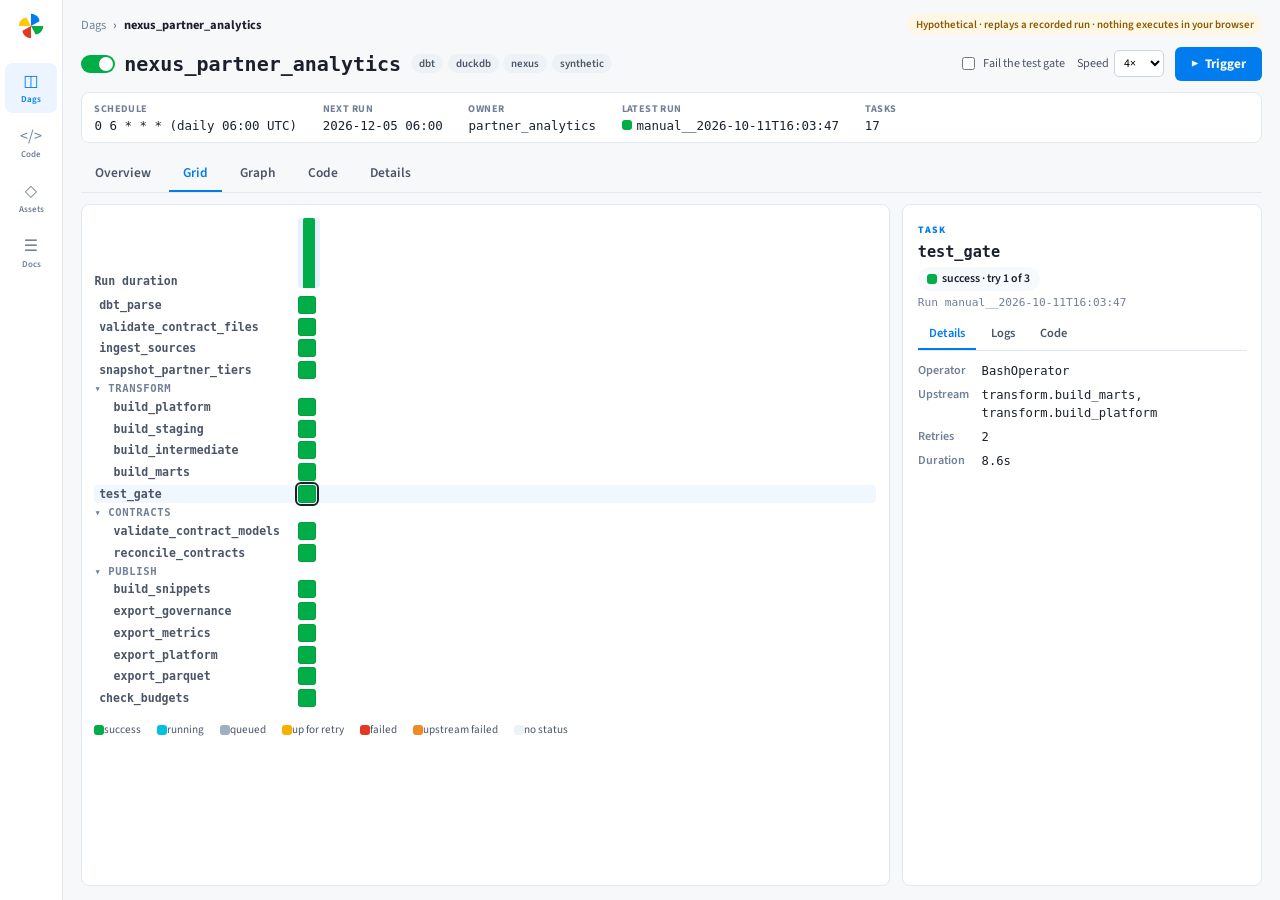
<file: airflow.html>
<!doctype html>
<html lang="en">
<head>
  <meta charset="utf-8">
  <meta name="viewport" content="width=device-width, initial-scale=1">
  <meta name="description" content="The NEXUS Airflow DAG in an Airflow-style view: grid of runs, graph, code and task logs, replaying a recorded run.">
  <title>Airflow DAG | NEXUS by VIM</title>
  <link rel="icon" type="image/svg+xml" href="assets/favicon.svg">
  <link rel="preconnect" href="https://fonts.googleapis.com">
  <link rel="preconnect" href="https://fonts.gstatic.com" crossorigin>
  <link rel="stylesheet" href="https://fonts.googleapis.com/css2?family=Source+Sans+3:ital,wght@0,300..900;1,300..900&display=swap">
  <link rel="stylesheet" href="assets/fonts.css?v=1">
  <link rel="stylesheet" href="assets/highlight.css?v=2">
  <link rel="stylesheet" href="assets/airflow.css?v=8">
  <script src="assets/highlight.js?v=2" defer></script>
  <script src="assets/airflow.js?v=9" defer></script>
</head>
<body class="afu">
  <nav class="afu-nav" aria-label="Airflow navigation">
    <span class="afu-logo" title="Airflow (hypothetical)"><svg viewBox="0 0 32 32" aria-hidden="true"><path d="M16 16 L16 3 C21 3 25 7 25 11 Z" fill="#017cee"/><path d="M16 16 L29 16 C29 21 25 25 21 25 Z" fill="#00ad46"/><path d="M16 16 L16 29 C11 29 7 25 7 21 Z" fill="#e43921"/><path d="M16 16 L3 16 C3 11 7 7 11 7 Z" fill="#ffc80a"/></svg></span>
    <button type="button" class="afu-navitem is-active" data-section="dags" title="Dags">◫<small>Dags</small></button>
    <button type="button" class="afu-navitem" data-section="code" title="Airflow project code">&lt;/&gt;<small>Code</small></button>
    <button type="button" class="afu-navitem" data-section="assets" title="Assets this DAG updates">◇<small>Assets</small></button>
    <button type="button" class="afu-navitem" data-section="docs" title="Airflow README">☰<small>Docs</small></button>
  </nav>
  <main class="afu-main" id="afu-dags-section">
    <div class="afu-crumbs"><span>Dags</span><b>›</b><strong id="afu-dag-crumb">nexus_partner_analytics</strong><em class="afu-demo">Hypothetical · replays a recorded run · nothing executes in your browser</em></div>
    <header class="afu-head">
      <div class="afu-title">
        <span class="afu-toggle" title="DAG is unpaused"><i></i></span>
        <h1 id="afu-dag">nexus_partner_analytics</h1>
        <div class="afu-tags" id="afu-tags"></div>
      </div>
      <div class="afu-actions">
        <label class="afu-opt"><input type="checkbox" id="afu-fail"> Fail the test gate</label>
        <label class="afu-opt">Speed <select id="afu-speed"><option value="1">1×</option><option value="4" selected>4×</option><option value="12">12×</option></select></label>
        <button type="button" class="afu-trigger" id="afu-trigger"><span aria-hidden="true">▶</span> Trigger</button>
      </div>
    </header>
    <dl class="afu-facts" id="afu-facts"></dl>
    <div class="afu-tabs" role="tablist" aria-label="DAG views">
      <button type="button" role="tab" data-tab="overview" aria-selected="false">Overview</button>
      <button type="button" role="tab" data-tab="grid" aria-selected="true">Grid</button>
      <button type="button" role="tab" data-tab="graph" aria-selected="false">Graph</button>
      <button type="button" role="tab" data-tab="code" aria-selected="false">Code</button>
      <button type="button" role="tab" data-tab="details" aria-selected="false">Details</button>
    </div>
    <div class="afu-body">
      <section class="afu-pane" id="afu-pane" aria-live="polite"></section>
      <aside class="afu-panel" id="afu-panel" aria-live="polite"></aside>
    </div>
  </main>
  <main class="afu-main afu-section" id="afu-section" hidden></main>
</body>
</html>
</file>
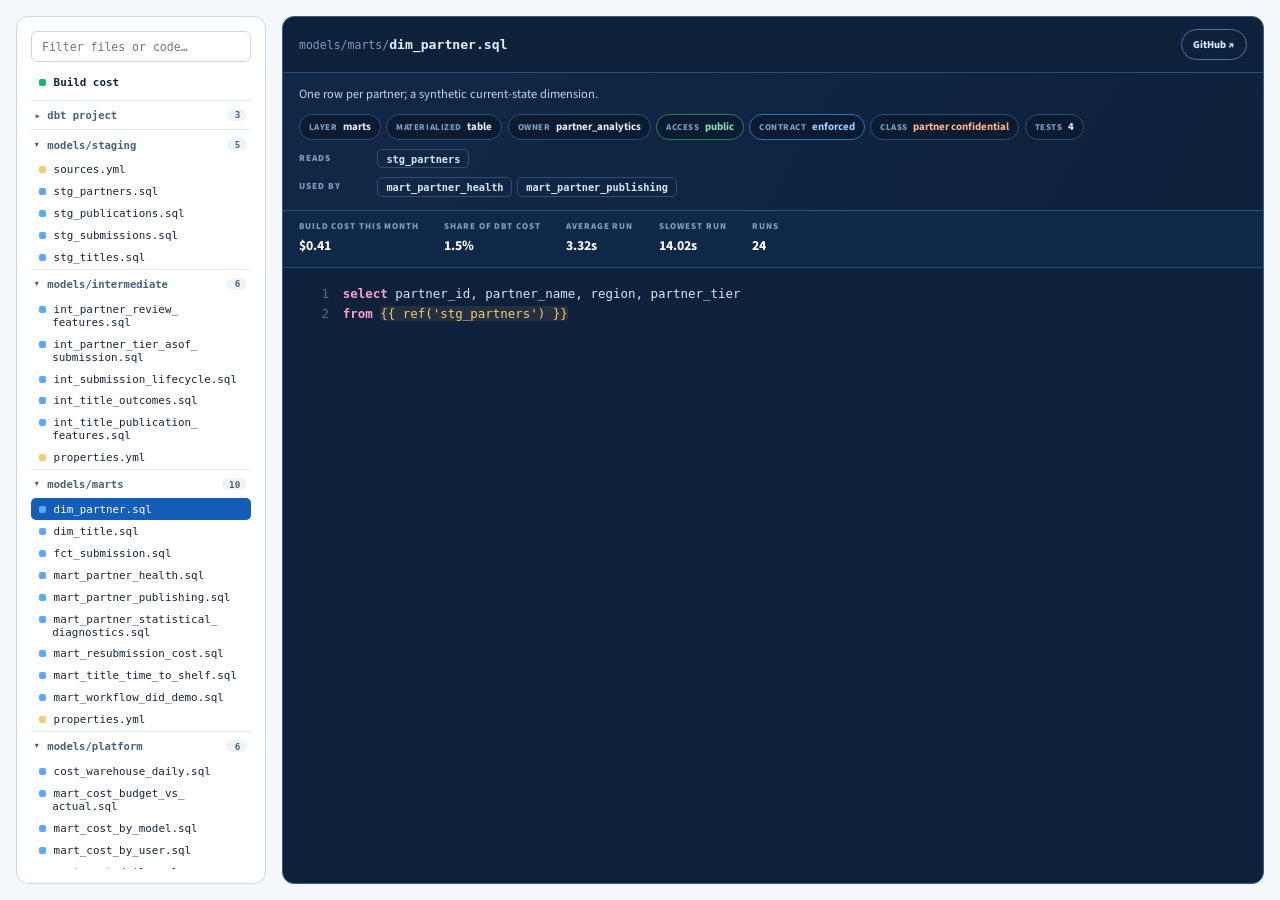
<file: code.html>
<!doctype html>
<html lang="en">
<head>
  <meta charset="utf-8">
  <meta name="viewport" content="width=device-width, initial-scale=1">
  <meta name="description" content="Browse the NEXUS dbt project: models, macros, tests, snapshots, scripts and CI, with each model's build cost.">
  <title>dbt Project | NEXUS by VIM</title>
  <link rel="icon" type="image/svg+xml" href="assets/favicon.svg">
  <link rel="preconnect" href="https://fonts.googleapis.com">
  <link rel="preconnect" href="https://fonts.gstatic.com" crossorigin>
  <link rel="stylesheet" href="https://fonts.googleapis.com/css2?family=Source+Sans+3:ital,wght@0,300..900;1,300..900&display=swap">
  <link rel="stylesheet" href="assets/fonts.css?v=1">
  <link rel="stylesheet" href="assets/site.css?v=10">
  <link rel="stylesheet" href="assets/code.css?v=6">
  <link rel="stylesheet" href="assets/highlight.css?v=2">
  <script src="assets/highlight.js?v=2" defer></script>
  <script src="assets/code.js?v=7" defer></script>
</head>
<body class="view-page code-page">
  <main class="code-browser" aria-label="Project source">
    <aside class="code-tree" aria-label="Files">
      <label class="visually-hidden" for="code-filter">Filter files</label>
      <input id="code-filter" class="code-filter" type="search" placeholder="Filter files or code…" autocomplete="off">
      <nav id="code-files">Loading files…</nav>
    </aside>
    <section class="code-view" aria-live="polite">
      <div class="code-head"><div><span id="code-folder" class="code-folder"></span><strong id="code-path">Select a file</strong></div><div class="code-actions" id="code-actions"></div></div>
      <div class="code-meta" id="code-meta" hidden></div>
      <div class="code-cost" id="code-cost" hidden></div>
      <pre class="code-body"><code id="code-text"></code></pre>
      <div class="code-overview" id="code-overview" hidden></div>
    </section>
  </main>
</body>
</html>
</file>
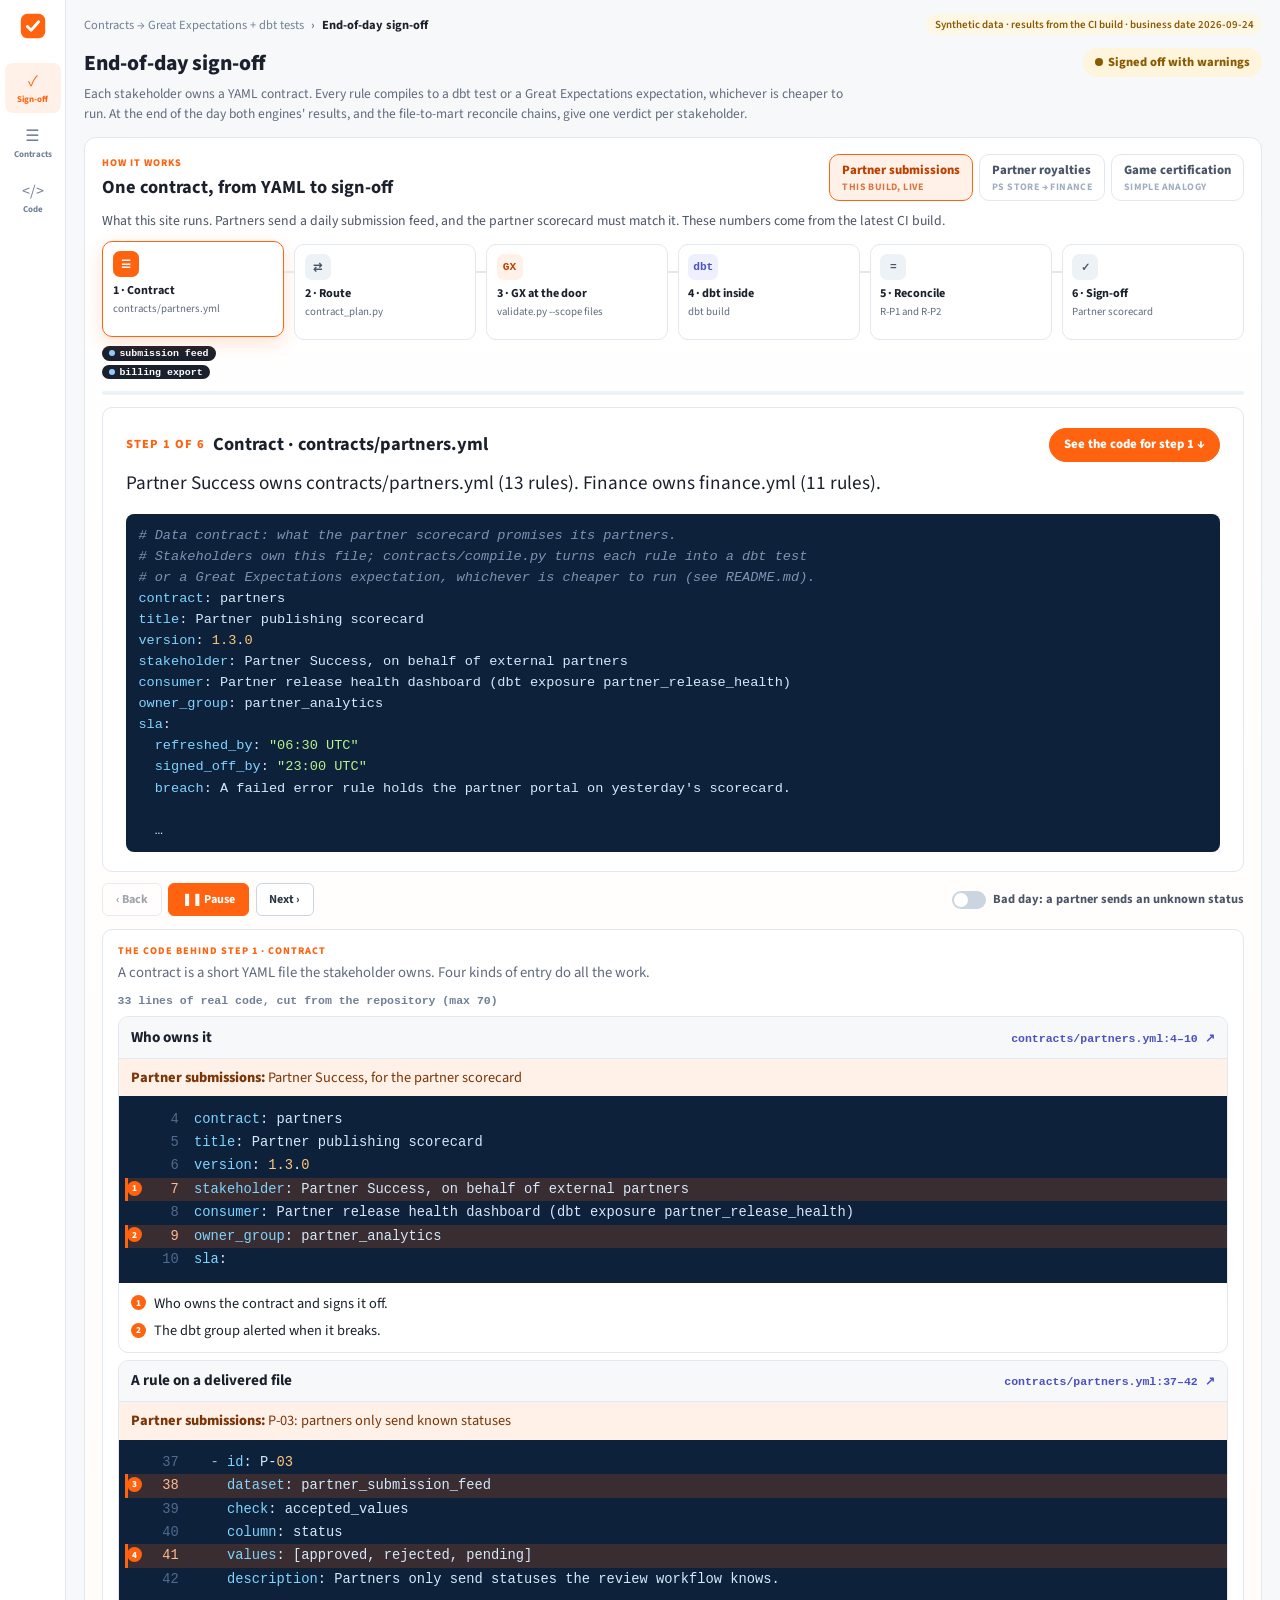
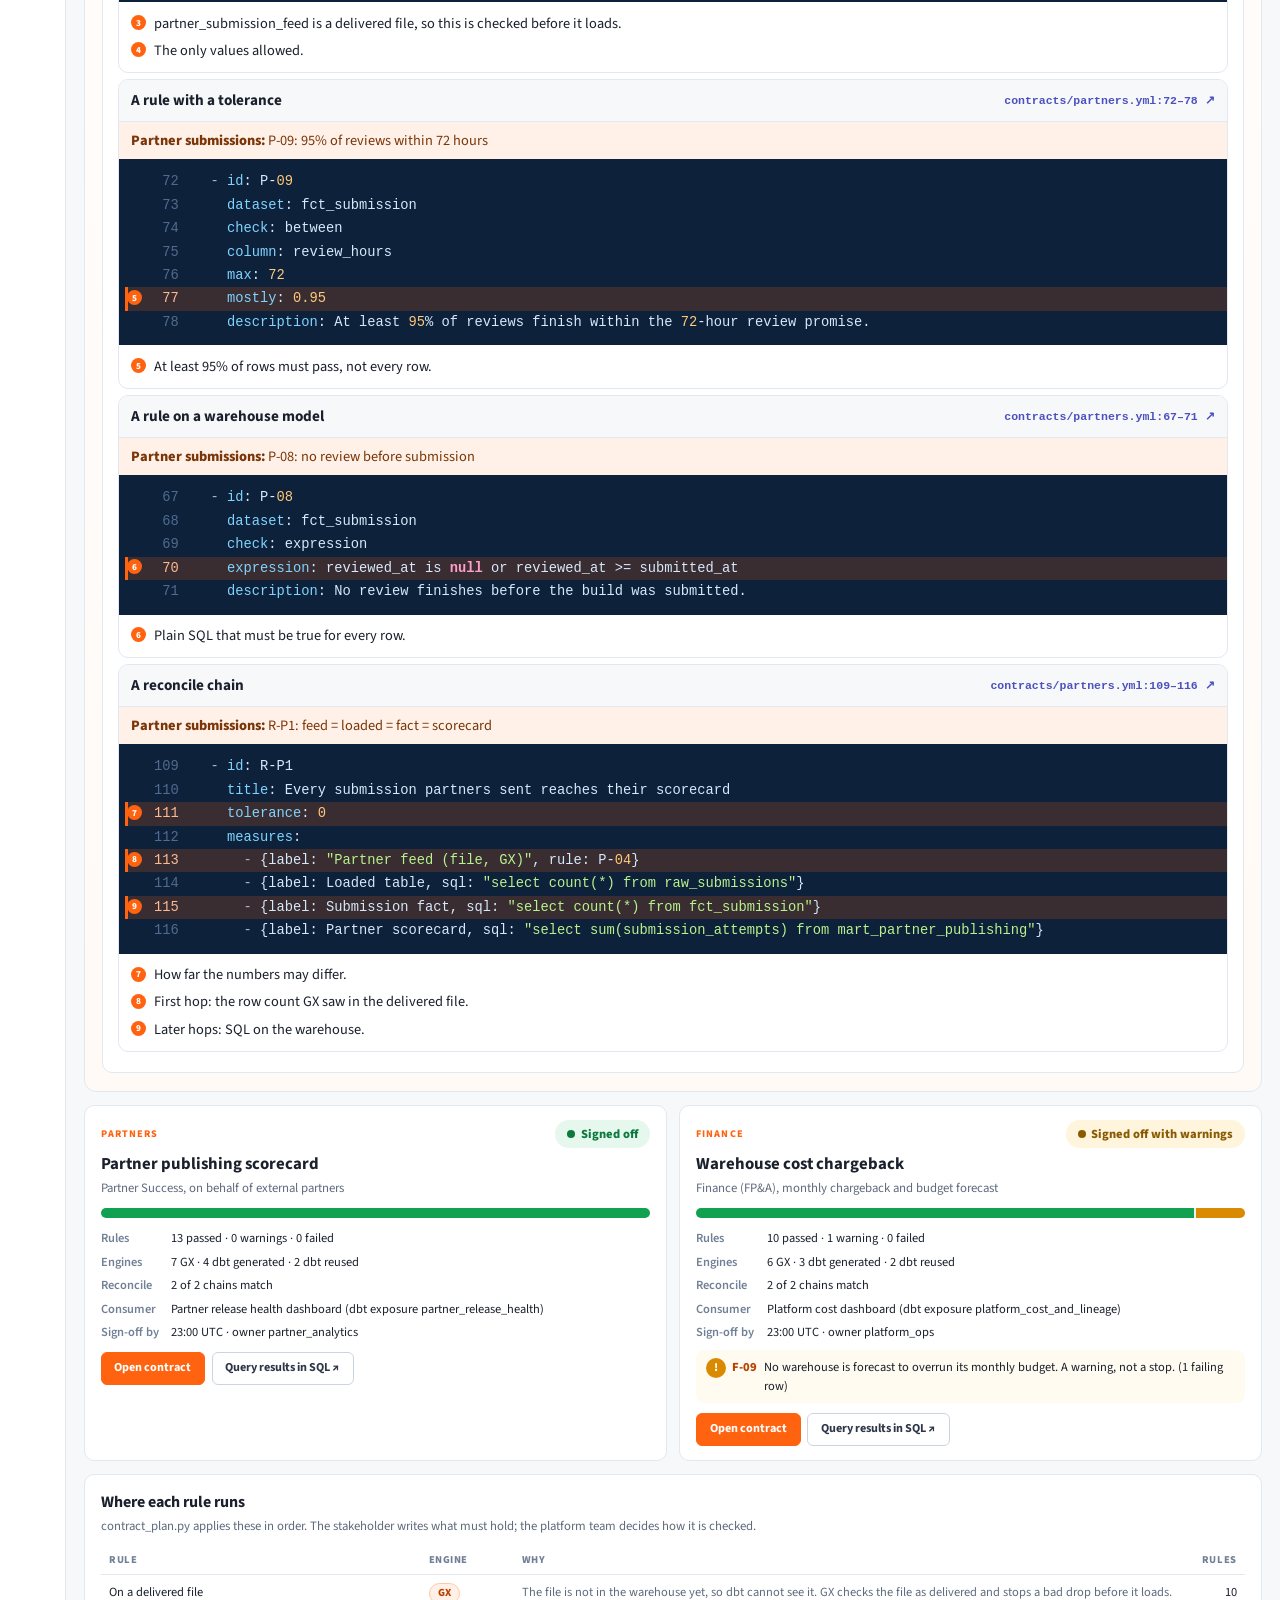
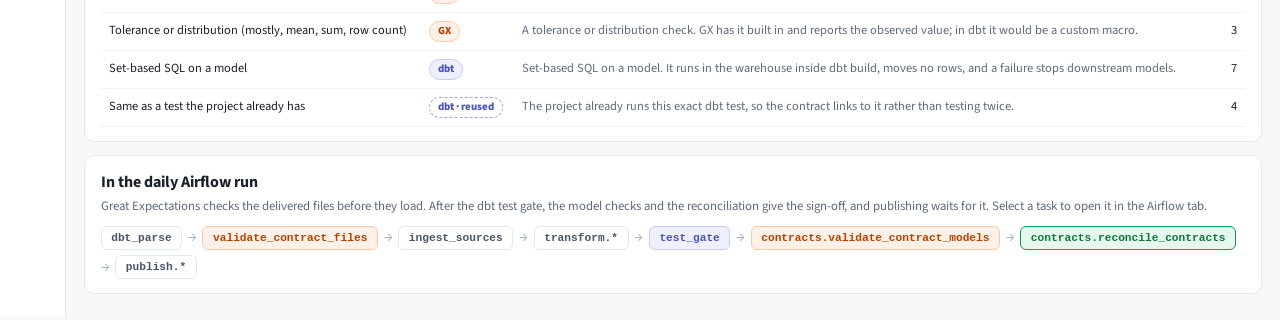
<file: contracts.html>
<!doctype html>
<html lang="en">
<head>
  <meta charset="utf-8">
  <meta name="viewport" content="width=device-width, initial-scale=1">
  <meta name="description" content="Stakeholder data contracts in YAML, compiled into dbt tests and Great Expectations suites, reconciled into an end-of-day sign-off.">
  <title>Contracts → GX + dbt tests | NEXUS by VIM</title>
  <link rel="icon" type="image/svg+xml" href="assets/favicon.svg">
  <link rel="preconnect" href="https://fonts.googleapis.com">
  <link rel="preconnect" href="https://fonts.gstatic.com" crossorigin>
  <link rel="stylesheet" href="https://fonts.googleapis.com/css2?family=Source+Sans+3:ital,wght@0,300..900;1,300..900&display=swap">
  <link rel="stylesheet" href="assets/fonts.css?v=1">
  <link rel="stylesheet" href="assets/highlight.css?v=2">
  <link rel="stylesheet" href="assets/contracts.css?v=9">
  <script src="assets/highlight.js?v=2" defer></script>
  <script src="assets/contracts-story.js?v=8" defer></script>
  <script src="assets/contracts.js?v=3" defer></script>
</head>
<body class="gxc">
  <nav class="gxc-nav" aria-label="Contracts navigation">
    <span class="gxc-logo" title="Data contracts: Great Expectations and dbt"><svg viewBox="0 0 32 32" aria-hidden="true"><rect x="3" y="3" width="26" height="26" rx="7" fill="#ff6310"/><path d="M10 16.5l4 4 8-9" fill="none" stroke="#fff" stroke-width="3" stroke-linecap="round" stroke-linejoin="round"/></svg></span>
    <button type="button" class="gxc-navitem is-active" data-section="signoff" title="End-of-day sign-off">✓<small>Sign-off</small></button>
    <button type="button" class="gxc-navitem" data-section="contracts" title="Stakeholder contracts">☰<small>Contracts</small></button>
    <button type="button" class="gxc-navitem" data-section="code" title="Compiler, runners and generated tests">&lt;/&gt;<small>Code</small></button>
  </nav>
  <main class="gxc-main" id="gxc-main" aria-live="polite">
    <p class="gxc-loading">Loading contract results…</p>
  </main>
</body>
</html>
</file>
<file: assets/fonts.css>
/* Typography. PlayStation's brand face is SST (Sony, licensed from Monotype), which
   cannot be redistributed, so it is requested first for anyone who has it installed and
   Source Sans 3, a free humanist sans close to it, is served to everyone else. Code keeps
   its monospace face. */
:root{--font-ui:"SST","SST W01 Roman","Source Sans 3","Source Sans Pro",system-ui,-apple-system,"Segoe UI",sans-serif}
button,input,select,textarea{font-family:var(--font-ui)}
</file>
<file: assets/site.css>
:root{--navy:#09132a;--navy2:#101f3f;--navy3:#17294c;--blue:#5aa8ff;--blue2:#1263d5;--ink:#17233d;--muted:#53637b;--line:#d9e2ee;--paper:#f4f7fb;--white:#fff;--gold:#f5c960;--width:1260px}
*{box-sizing:border-box}html{scroll-behavior:smooth}body{margin:0;color:var(--ink);background:var(--paper);font:400 16px/1.65 var(--font-ui)}a{color:inherit;text-decoration:none}button{font:inherit}button,a{ -webkit-tap-highlight-color:transparent }a:focus-visible,button:focus-visible,summary:focus-visible{outline:3px solid var(--gold);outline-offset:4px}img{max-width:100%;display:block}.shell{width:min(calc(100% - 3.5rem),var(--width));margin-inline:auto}.skip-link{position:absolute;left:1rem;top:-5rem;z-index:100;padding:.6rem 1rem;background:#fff;color:#111}.skip-link:focus{top:1rem}.section-pad{padding:clamp(5rem,8vw,8rem) 0}.section-index{display:flex;justify-content:space-between;gap:1rem;padding-bottom:.8rem;border-bottom:1px solid #cfd9e6;font-size:.67rem;font-weight:850;letter-spacing:.13em;text-transform:uppercase;color:#45617f}.section-index span:last-child{color:#8190a4}.section-index-light{border-color:#345070;color:#8dc7ff}.section-index-light span:last-child{color:#91aaca}.section-kicker{margin:3.2rem 0 1rem;color:var(--blue2);font-size:.73rem;font-weight:850;letter-spacing:.15em;text-transform:uppercase}h1,h2,h3,p{overflow-wrap:break-word}h2{font-size:clamp(2.75rem,5.1vw,5.35rem);line-height:1.06;letter-spacing:-.055em;margin:0}h2 em{font-family:var(--font-ui);font-weight:400;letter-spacing:-.06em;color:var(--blue2)}.split-heading{display:grid;grid-template-columns:minmax(0,1.2fr) minmax(280px,.56fr);gap:4rem;align-items:end;margin:3.1rem 0}.split-heading>p{margin:0 0 .4rem;color:#566982;font-size:.98rem;line-height:1.75}.button{display:inline-flex;align-items:center;justify-content:space-between;gap:1.5rem;min-height:52px;padding:.8rem 1.1rem;border-radius:7px;font-size:.83rem;font-weight:850;transition:transform .2s,background .2s,border-color .2s}.button:hover{transform:translateY(-2px)}.button-primary{color:#07172f;background:#96c8ff}.button-primary:hover{background:#fff}.button-secondary{color:#f0f7ff;border:1px solid #5d83af;background:#152c50}.button-secondary:hover{border-color:#b4d6ff;background:#1a365e}
.site-header{display:flex;align-items:center;gap:3rem;min-height:78px;padding:.7rem clamp(1.75rem,3.5vw,4rem);position:relative;z-index:10;background:#07132b;color:#f6f9ff;border-bottom:1px solid #223a60}.brand{display:flex;gap:.7rem;align-items:center;flex:0 0 auto}.brand-mark{display:grid;place-items:center;width:38px;height:38px;border:1px solid #6faff4;border-radius:9px;color:#fff;font-size:1.38rem;font-weight:900;line-height:1}.brand-mark span{color:var(--blue);margin-left:-2px}.brand strong,.brand small{display:block;line-height:1.1}.brand strong{font-size:.75rem;letter-spacing:.16em}.brand small{margin-top:.25rem;color:#a6c6ea;font-size:.63rem}.site-header nav{display:flex;gap:clamp(.8rem,2.2vw,2rem);align-items:center;margin-left:auto}.site-header nav a{white-space:nowrap;color:#b8cbe7;font-size:.72rem;font-weight:750}.site-header nav a:hover,.header-cta:hover{color:#fff}.header-cta{white-space:nowrap;font-size:.74rem;font-weight:850;color:#8dc5ff;border-bottom:1px solid #497eaf;padding-bottom:.15rem}
.hero{position:relative;overflow:hidden;color:#f9fbff;background:radial-gradient(circle at 78% 26%,rgba(36,103,210,.36),transparent 35%),radial-gradient(circle at 15% 86%,rgba(17,76,171,.2),transparent 42%),#09132a}.hero-glow{position:absolute;inset:0;pointer-events:none;opacity:.34;background-image:linear-gradient(90deg,transparent 98%,#4174b2 99%),linear-gradient(transparent 98%,#4174b2 99%);background-size:64px 64px;mask-image:linear-gradient(to right,transparent 20%,#000)}.hero-grid{position:relative;z-index:1;display:grid;grid-template-columns:minmax(0,1.08fr) minmax(370px,.92fr);gap:clamp(3rem,5vw,5.5rem);align-items:center;min-height:670px;padding-block:5rem}.eyebrow{margin:0 0 2rem;color:#a8cef6;font-size:.69rem;font-weight:850;letter-spacing:.13em;text-transform:uppercase}.live-dot{display:inline-block;width:7px;height:7px;margin:0 .45rem .05rem 0;background:#75d9d7;border-radius:50%;box-shadow:0 0 0 5px rgba(117,217,215,.12);animation:blink 2s ease-in-out infinite}.hero h1{font-size:clamp(5.4rem,10vw,10.8rem);font-weight:850;line-height:.83;letter-spacing:-.095em;margin:0 0 2.2rem}.hero h1>span{color:var(--blue)}.hero h1 small{display:block;margin-top:1.25rem;font-size:clamp(1.2rem,2vw,2.05rem);font-weight:450;letter-spacing:-.035em;color:#a8d1ff}.hero-lede{max-width:690px;margin:0 0 1.35rem;font-size:clamp(1.9rem,3vw,3.1rem);line-height:1.12;letter-spacing:-.045em;font-weight:650}.hero-lede em{font-family:var(--font-ui);font-weight:400;color:#a7d2ff}.hero-sub{max-width:650px;margin:0;color:#bacbe2;font-size:.93rem;line-height:1.78}.hero-sub strong{color:#fff}.hero-actions{display:flex;flex-wrap:wrap;gap:.75rem;margin-top:2rem}.hero-visual{position:relative;min-height:440px;padding:1.2rem 1.3rem;border:1px solid #4a75ac;border-radius:20px;background:linear-gradient(155deg,rgba(25,49,89,.96),rgba(10,24,51,.96));box-shadow:0 34px 90px rgba(0,0,0,.29),inset 0 1px 0 rgba(255,255,255,.07)}.visual-top,.visual-footer{display:flex;align-items:center;justify-content:space-between;gap:1rem;color:#91b4da;font-size:.63rem;font-weight:850;letter-spacing:.1em}.visual-status{color:#a5d8ff}.visual-status i{display:inline-block;width:7px;height:7px;margin-right:.3rem;background:#6addc8;border-radius:50%;box-shadow:0 0 12px #6addc8}.visual-pipeline{position:relative;display:grid;grid-template-columns:repeat(3,1fr);gap:.7rem;align-items:center;height:205px}.visual-line{position:absolute;left:12%;right:12%;top:50%;height:2px;background:#3b76b2}.traveller{display:block;position:absolute;top:-5px;left:0;width:11px;height:11px;border-radius:50%;background:#b9e0ff;box-shadow:0 0 17px 5px rgba(107,193,255,.75);animation:travel 4s linear infinite}.visual-node{position:relative;z-index:1;display:grid;justify-items:center;gap:.15rem;padding:1.05rem .2rem;border:1px solid #5a86b7;border-radius:12px;background:#19345f;text-align:center;animation:nodeglow 4s ease-in-out infinite}.visual-node:nth-of-type(3){animation-delay:1.2s}.visual-node:nth-of-type(4){animation-delay:2.5s}.visual-node span{font-size:.61rem;color:#8cc9ff;font-weight:850}.visual-node strong{font-size:1.15rem}.visual-node small{font-size:.63rem;color:#a8c5e6}.visual-answer{padding:1.2rem 1.35rem;border:1px solid #5b82ad;border-left:3px solid #8fc7ff;border-radius:9px;background:#102748}.visual-answer>span{display:block;color:#91c8fc;font-size:.62rem;font-weight:850;letter-spacing:.12em}.visual-answer strong{display:block;margin:.3rem 0;color:#fff;font-size:1.33rem;line-height:1.25}.visual-answer p{margin:0;color:#a9c5e3;font-size:.73rem;line-height:1.55}.visual-footer{padding-top:1rem}.visual-footer>span{font-size:1.15rem;letter-spacing:.2em;color:#94c9fb}.visual-footer i{font-style:normal;color:#fff}.visual-footer small{font-size:.62rem;letter-spacing:0}.scope-ribbon{position:relative;z-index:1;display:flex;flex-wrap:wrap;justify-content:space-between;gap:.5rem 2rem;padding:1rem 0 1.25rem;border-top:1px solid #34547e;color:#bdd3eb;font-size:.69rem;font-weight:700;letter-spacing:.03em}.scope-ribbon b{margin-inline:.35rem;color:#8fc8ff}
.story{background:#f5f8fc}.story-grid{display:grid;grid-template-columns:minmax(0,1.1fr) minmax(350px,.74fr);gap:clamp(3rem,6vw,7rem);align-items:center}.story h2{max-width:810px}.story p.large-copy{margin:2.1rem 0 1rem;color:#30415e;font-size:1.16rem;line-height:1.7}.story-grid>div>p:not(.section-kicker):not(.large-copy){max-width:760px;color:#576881}.text-actions{display:flex;gap:2rem;flex-wrap:wrap;margin-top:2rem}.text-actions a{font-size:.79rem;font-weight:850;color:#095bbd;border-bottom:1px solid #8ab6ed}.text-actions a:hover{color:#042e67}.evidence-card{padding:1.5rem;border:1px solid #c7d7eb;border-radius:17px;background:#fff;box-shadow:0 20px 50px rgba(24,59,105,.08)}.evidence-head{display:flex;justify-content:space-between;color:#1766c4;font-size:.65rem;font-weight:850;letter-spacing:.13em}.evidence-head span:last-child{font-size:1.1rem}.lifepal-mark{display:grid;place-items:center;min-height:103px;margin:1rem 0;padding:.5rem;border-radius:8px;background:#edf3fb}.lifepal-mark img{max-height:85px;object-fit:contain}.evidence-card h3{margin:1.1rem 0 .7rem;font-size:clamp(1.5rem,2vw,2.1rem);line-height:1.2;letter-spacing:-.04em}.evidence-card h3 em{font-family:var(--font-ui);font-weight:400;color:#176bc7}.evidence-card>p{margin:0;color:#5a6b80;font-size:.8rem}.evidence-metrics{display:grid;grid-template-columns:1fr 1fr;margin-top:1.4rem;border-top:1px solid #d8e3f0}.evidence-metrics div{padding:.8rem .4rem .7rem 0;border-bottom:1px solid #d8e3f0}.evidence-metrics div:nth-child(even){padding-left:.8rem;border-left:1px solid #d8e3f0}.evidence-metrics strong,.evidence-metrics small{display:block}.evidence-metrics strong{font-size:1.45rem;line-height:1.2;letter-spacing:-.05em}.evidence-metrics strong span{color:#3e96eb}.evidence-metrics small{margin-top:.3rem;color:#65768b;font-size:.68rem}.evidence-note{display:block;margin-top:1rem;color:#78899c;font-size:.62rem;line-height:1.5}
.role-fit{background:#eaf1fa}.fit-cards{display:grid;grid-template-columns:repeat(3,1fr);gap:1rem}.fit-cards article{display:flex;flex-direction:column;min-height:305px;padding:1.6rem;border:1px solid #d2e1ef;border-radius:13px;background:#fff}.card-number{color:#176acb;font-size:.66rem;font-weight:850;letter-spacing:.11em}.fit-cards h3{margin:1.4rem 0 .8rem;font-size:1.55rem;line-height:1.16;letter-spacing:-.04em}.fit-cards p{margin:0;color:#5a6b81;font-size:.78rem;line-height:1.65}.tech-tags{display:flex;flex-wrap:wrap;gap:.4rem;margin-top:auto;padding-top:1.5rem}.tech-tags span{padding:.2rem .5rem;border:1px solid #c8dcee;border-radius:5px;background:#f2f7fd;color:#2a659d;font-size:.61rem;font-weight:800}
.architecture{color:#f5f9ff;background:#0e1d38}.architecture h2 em,.insights h2 em{color:#a8d5ff}.architecture .split-heading>p,.insights .split-heading>p{color:#b8cbe0}.map-accordion{overflow:hidden;border:1px solid #38567b;border-radius:16px;background:#112444}.map-accordion summary{display:flex;align-items:center;justify-content:space-between;gap:1.5rem;min-height:104px;padding:1.3rem 1.5rem;cursor:pointer;list-style:none}.map-accordion summary::-webkit-details-marker{display:none}.map-accordion summary::marker{content:""}.map-accordion summary small,.map-accordion summary strong,.map-accordion summary em{display:block}.map-accordion summary small{color:#8fcaff;font-size:.61rem;font-weight:850;letter-spacing:.14em}.map-accordion summary strong{margin:.18rem 0;font-size:1.5rem;line-height:1.2}.map-accordion summary em{color:#a8bedb;font-size:.72rem;font-style:normal}.map-toggle{display:flex;align-items:center;gap:1rem;color:#9ecbfa;font-size:.66rem;font-weight:850;text-transform:uppercase}.map-toggle b{display:grid;place-items:center;width:30px;height:30px;border:1px solid #6ca2d5;border-radius:50%;font-size:1.2rem;transition:transform .2s}.map-accordion[open] .map-toggle b{transform:rotate(180deg)}.map-accordion[open] .closed-word,.map-accordion:not([open]) .open-word{display:none}.map-body{padding:0 1.2rem 1.2rem;border-top:1px solid #38567b}.map-pulse{position:relative;height:16px;margin:1rem 1rem .2rem;border-top:2px solid #477fb5}.map-pulse span{position:absolute;left:0;top:-7px;width:12px;height:12px;border-radius:50%;background:#9ddaff;box-shadow:0 0 15px 5px rgba(102,184,255,.55);animation:travel 6s linear infinite}.map-stages{display:grid;grid-template-columns:repeat(5,minmax(0,1fr));gap:.65rem}.map-stage{min-width:0;padding:.7rem;border:1px solid #3a5a7f;border-radius:10px;background:#162b4d}.stage-title{min-height:117px;padding:.3rem .3rem .7rem}.stage-title span{color:#8cc9ff;font-size:.6rem;font-weight:850;letter-spacing:.11em}.stage-title h3{margin:.42rem 0 .3rem;font-size:1.08rem;line-height:1.2}.stage-title p{margin:0;color:#a9c1dc;font-size:.67rem;line-height:1.5}.map-stage button{display:grid;gap:.25rem;width:100%;margin-top:.45rem;padding:.75rem;text-align:left;color:#f7fbff;border:1px solid #51739a;border-radius:8px;background:#1c385f;cursor:pointer;transition:transform .2s,background .2s,border-color .2s}.map-stage button:hover{transform:translateY(-2px);background:#23507b;border-color:#8ccfff}.map-stage button small{color:#8dc7fb;font-size:.54rem;font-weight:850;letter-spacing:.1em}.map-stage button strong{font-size:.88rem;line-height:1.2}.map-stage button span{color:#c0d1e5;font-size:.62rem;line-height:1.45}.map-stage button b{margin-top:.25rem;color:#9ed2ff;font-size:.58rem}.map-caption{margin:1rem .2rem .1rem;color:#a5bdd6;font-size:.67rem;line-height:1.5}
.math{background:#f7f9fd}.math-list{border-top:1px solid #ced9e6}.math-list details{border-bottom:1px solid #ced9e6}.math-list summary{display:grid;grid-template-columns:46px minmax(0,1fr) 30px;align-items:center;gap:1rem;min-height:83px;padding:1rem 1.3rem;list-style:none;cursor:pointer}.math-list summary::-webkit-details-marker{display:none}.math-list summary::marker{content:""}.math-list summary:hover{background:#edf4fb}.math-list summary>span{color:#1869c6;font-size:.75rem;font-weight:850}.math-list summary strong{font-size:1.25rem;line-height:1.2;letter-spacing:-.03em}.math-list summary strong small{display:block;margin-top:.25rem;color:#687a91;font-size:.67rem;font-weight:550;letter-spacing:0}.math-list summary i{display:grid;place-items:center;width:29px;height:29px;border:1px solid #92b6db;border-radius:50%;color:#1762b2;font-size:1.2rem;font-style:normal}.math-list details[open] summary i{transform:rotate(45deg)}.math-body{display:grid;grid-template-columns:minmax(0,1.2fr) minmax(250px,.8fr);gap:2rem;padding:0 1.3rem 1.4rem}.math-body p{margin:0;color:#53657b;font-size:.8rem}.math-body .formula{overflow-x:auto;color:#103b70;font:400 clamp(1.3rem,2.4vw,2.15rem)/1.3 var(--font-ui);white-space:nowrap}.math-body strong{color:#123c70}
.insights{color:#f5f9ff;background:radial-gradient(circle at 15% 35%,rgba(38,105,184,.18),transparent 35%),#102746}.insight-totals{display:grid;grid-template-columns:repeat(3,1fr);gap:.8rem;margin-bottom:2rem}.insight-totals>div{padding:1.3rem 1.4rem;border:1px solid #4e709a;border-radius:11px;background:#173355}.insight-totals span,.insight-totals strong,.insight-totals small{display:block}.insight-totals span{color:#9fd1ff;font-size:.61rem;font-weight:850;letter-spacing:.11em}.insight-totals strong{margin:.25rem 0;color:#fff;font-size:clamp(2rem,4vw,3.1rem);line-height:1.1;letter-spacing:-.05em}.insight-totals small{color:#bed0e4;font-size:.68rem}.insight-layout{display:grid;grid-template-columns:minmax(250px,.42fr) minmax(0,.58fr);gap:1rem}.panel-eyebrow{display:block;margin:0 0 .7rem;color:#9bcbfa;font-size:.62rem;font-weight:850;letter-spacing:.13em}.partner-list{display:grid;gap:.5rem}.partner-list>p{color:#b8cce4}.partner-button{display:block;width:100%;padding:.85rem 1rem;border:1px solid #496e99;border-radius:8px;background:#1b3a61;color:#e8f2ff;text-align:left;cursor:pointer}.partner-button:hover,.partner-button.is-active{border-color:#9bd0ff;background:#285280}.partner-button strong,.partner-button small{display:block}.partner-button strong{font-size:.88rem}.partner-button small{color:#adc7e4;font-size:.62rem}.partner-detail{min-height:274px;padding:1.4rem 1.6rem;border:1px solid #6090be;border-radius:11px;background:#1a3b64}.partner-detail h3{margin:.25rem 0 .6rem;font-size:clamp(1.6rem,2.8vw,2.5rem);line-height:1.16;letter-spacing:-.04em}.partner-detail>p:not(.panel-eyebrow){color:#c6d9ed;font-size:.79rem}.partner-stats{display:grid;grid-template-columns:repeat(3,1fr);gap:.6rem;margin:1.2rem 0}.partner-stats div{padding:.8rem;border:1px solid #5b82ab;border-radius:7px;background:#173254}.partner-stats strong,.partner-stats small{display:block}.partner-stats strong{font-size:1.45rem;line-height:1.2}.partner-stats small{color:#b5cce5;font-size:.6rem}.partner-takeaway{margin:1.2rem 0 0;padding-top:.9rem;border-top:1px solid #5378a0}.data-note{margin:1.2rem 0 0;color:#a8bdd5;font-size:.67rem}.data-note a{color:#9fd2ff;text-decoration:underline;text-underline-offset:2px}
.proof{background:#eef3f9}.proof-grid{display:grid;grid-template-columns:minmax(290px,.67fr) minmax(0,1.33fr);gap:1rem}.run-card{display:flex;flex-direction:column;align-items:start;padding:1.5rem;border:1px solid #c7d8eb;border-radius:12px;background:#fff}.run-card .panel-eyebrow{color:#1769c6}.run-card h3{margin:.3rem 0 1.1rem;font-size:1.85rem;line-height:1.16;letter-spacing:-.04em}.run-card pre{width:100%;overflow:auto;margin:0;padding:1rem;border-radius:7px;background:#102640;color:#cce8ff;font-size:.68rem;line-height:1.8}.run-card>p{color:#5b6e84;font-size:.78rem}.run-card .button{margin-top:auto;background:#145eb7;color:#fff}.run-card .button:hover{background:#09457f}.run-card>small{margin-top:.9rem;color:#73869a;font-size:.62rem}.code-window{overflow:hidden;border:1px solid #3a6085;border-radius:12px;background:#0e213b;color:#e2efff}.code-window-top{display:flex;align-items:center;gap:.8rem;padding:.7rem .9rem;border-bottom:1px solid #2d4f75;font:750 .66rem ui-monospace,SFMono-Regular,Menlo,monospace}.code-window-top>span:nth-child(2){overflow:hidden;text-overflow:ellipsis;white-space:nowrap}.code-window-top>span:last-child{margin-left:auto;color:#8dc8ff}.window-dots{display:flex;gap:4px}.window-dots i{width:7px;height:7px;border-radius:50%;background:#f07c7c}.window-dots i:nth-child(2){background:#eec872}.window-dots i:nth-child(3){background:#8adbb9}.code-tabs{display:flex;gap:.2rem;overflow:auto;padding:.4rem .6rem 0;border-bottom:1px solid #2d4f75}.code-tabs button{flex:0 0 auto;padding:.55rem .7rem;color:#a9c2df;border:0;border-bottom:2px solid transparent;background:none;cursor:pointer;font-size:.68rem;font-weight:800}.code-tabs button:hover,.code-tabs button.is-active{color:#fff}.code-tabs button.is-active{border-color:#8ecbff}.proof-code{height:350px;overflow:auto;margin:0;padding:1.1rem;color:#d6e9fa;font:400 .68rem/1.5 ui-monospace,SFMono-Regular,Menlo,monospace;tab-size:2}.proof-code code{font:inherit}.code-footer{display:flex;align-items:center;justify-content:space-between;flex-wrap:wrap;gap:.4rem;padding:.75rem .9rem;border-top:1px solid #2d4f75;color:#a8bfd9;font-size:.64rem}.code-footer a{color:#9ad1ff;font-weight:850}
.conversation{background:#f7f9fc}.conversation-grid{display:grid;grid-template-columns:repeat(3,1fr);gap:1rem}.conversation-grid article{padding:1.4rem 1.5rem;border-top:2px solid #5da7ee;background:#eef4fb}.conversation-grid article>span{color:#1768be;font-size:.64rem;font-weight:850;letter-spacing:.11em}.conversation-grid h3{margin:1rem 0 .7rem;font-size:1.45rem;line-height:1.2;letter-spacing:-.04em}.conversation-grid p{margin:0;color:#5b6d82;font-size:.78rem}.contact{color:#fff;background:radial-gradient(circle at 80% 50%,rgba(48,112,190,.23),transparent 33%),#09182f}.contact-grid{display:flex;justify-content:space-between;align-items:end;gap:3rem}.contact .section-kicker{color:#8ac8ff}.contact h2 em{color:#9dd0ff}.contact-grid p:not(.section-kicker){max-width:650px;color:#b7cce4}.contact-actions{display:grid;justify-items:start;gap:1rem;flex:0 0 auto}.contact-actions>a:not(.button){color:#9acbfa;font-size:.78rem;font-weight:850;border-bottom:1px solid #6e9fcf}.site-footer{color:#96abc7;background:#071224;font-size:.64rem}.site-footer .shell{display:flex;align-items:center;justify-content:space-between;flex-wrap:wrap;gap:.7rem;min-height:85px;padding-block:1rem}.site-footer a{color:#b5d9ff}
.code-dialog{width:min(900px,calc(100% - 2rem));max-height:min(85vh,900px);padding:0;border:1px solid #7097c3;border-radius:13px;background:#10223e;color:#f1f8ff;box-shadow:0 35px 100px rgba(0,0,0,.4)}.code-dialog::backdrop{background:rgba(2,11,26,.8);backdrop-filter:blur(4px)}.dialog-heading{display:flex;justify-content:space-between;gap:1rem;padding:1.1rem 1.3rem .5rem}.dialog-heading small{color:#94ceff;font-size:.59rem;font-weight:850;letter-spacing:.13em}.dialog-heading h2{margin:.2rem 0 0;font-size:1.75rem;letter-spacing:-.04em}.dialog-heading button{align-self:start;width:35px;height:35px;border:1px solid #739ac2;border-radius:50%;background:#1d4069;color:#fff;cursor:pointer;font-size:1.4rem}.code-dialog>p{margin:.2rem 1.3rem 1rem;color:#bcd4ed;font-size:.78rem}.dialog-file{display:flex;justify-content:space-between;gap:1rem;padding:.55rem 1.3rem;border-top:1px solid #355274;border-bottom:1px solid #355274;color:#a4cefa;font:750 .65rem ui-monospace,SFMono-Regular,Menlo,monospace}.code-dialog pre{overflow:auto;max-height:48vh;margin:0;padding:1rem 1.3rem;color:#d9edff;font:400 .7rem/1.55 ui-monospace,SFMono-Regular,Menlo,monospace}.code-dialog>a{display:block;padding:.8rem 1.3rem;border-top:1px solid #355274;color:#99d0ff;font-size:.72rem;font-weight:850}
@keyframes travel{0%{left:0}100%{left:100%}}@keyframes blink{50%{box-shadow:0 0 0 9px rgba(117,217,215,.05)}}@keyframes nodeglow{0%,100%{border-color:#5a86b7}22%{border-color:#addfff;box-shadow:0 0 25px rgba(72,158,245,.35)}}
@media(max-width:1100px){.site-header{gap:1.5rem}.site-header nav{gap:.8rem}.hero-grid{grid-template-columns:1fr .85fr}.map-stages{grid-template-columns:repeat(3,minmax(0,1fr))}.stage-title{min-height:105px}}
@media(max-width:800px){.shell{width:min(calc(100% - 2.2rem),var(--width))}.site-header{flex-wrap:wrap}.site-header nav{order:3;width:100%;margin:0;padding-top:.45rem;border-top:1px solid #254467;justify-content:space-between;overflow-x:auto}.hero-grid,.story-grid,.split-heading,.proof-grid{grid-template-columns:1fr}.hero-grid{min-height:0;padding-block:5rem 3rem}.hero-visual{max-width:650px}.split-heading{gap:1.5rem}.story-grid{gap:3rem}.evidence-card{max-width:620px}.fit-cards,.conversation-grid{grid-template-columns:1fr}.fit-cards article{min-height:0}.map-stages{grid-template-columns:repeat(2,minmax(0,1fr))}.math-body{grid-template-columns:1fr;gap:.5rem}.insight-layout{grid-template-columns:1fr}.contact-grid{align-items:start;flex-direction:column}}
@media(max-width:560px){.site-header{padding:.65rem 1.1rem}.site-header nav{gap:.75rem}.site-header nav a{font-size:.66rem}.header-cta{margin-left:auto}.hero h1{font-size:clamp(4.5rem,20vw,7rem)}.hero h1 small{font-size:1.2rem}.hero-visual{min-height:400px;padding:1rem}.visual-pipeline{height:190px}.visual-node{padding:.8rem .1rem}.visual-node strong{font-size:.91rem}.visual-node small{font-size:.55rem}.visual-answer strong{font-size:1.05rem}.visual-footer small{font-size:.5rem}.section-pad{padding:4.5rem 0}.section-index{font-size:.6rem}.section-index span:last-child{display:none}h2{font-size:clamp(2.45rem,11vw,4rem)}.evidence-card{padding:1.1rem}.fit-cards article{padding:1.2rem}.map-accordion summary{padding:1rem}.map-accordion summary strong{font-size:1.2rem}.map-accordion summary em{font-size:.65rem}.map-toggle .open-word,.map-toggle .closed-word{display:none!important}.map-stages{grid-template-columns:1fr}.stage-title{min-height:0}.map-pulse{display:none}.map-stage{padding:.85rem}.map-stage button{padding:.85rem}.math-list summary{grid-template-columns:27px minmax(0,1fr) 29px;gap:.6rem;padding:.9rem .5rem}.math-list summary strong{font-size:1rem}.math-body{padding:0 .5rem 1rem}.math-body .formula{font-size:1.1rem}.insight-totals{grid-template-columns:1fr;gap:.5rem}.insight-totals>div{padding:1rem}.insight-totals strong{font-size:2.3rem}.partner-stats{grid-template-columns:1fr}.proof-code{height:330px}.site-footer .shell{align-items:start;flex-direction:column}.code-dialog pre{font-size:.63rem}}
@media(prefers-reduced-motion:reduce){html{scroll-behavior:auto}*,*:before,*:after{animation-duration:.01ms!important;transition-duration:.01ms!important}}

/* PlayStation mood, with the NEXUS data path leading the story. */
.hero{background:radial-gradient(circle at 75% 25%,rgba(93,156,226,.3),transparent 34%),radial-gradient(circle at 85% 75%,rgba(238,184,91,.16),transparent 31%),linear-gradient(130deg,#050d1b,#0d213d 58%,#071426)}
.hero::before{content:"";position:absolute;inset:0;background:linear-gradient(115deg,transparent 54%,rgba(99,150,210,.07) 54.2%,transparent 70%)}
.hero-glow{opacity:.22;mask-image:linear-gradient(to right,transparent 15%,#000 85%)}
.hero-grid{min-height:705px}
.hero h1>span,.hero-lede em{color:#f6ce78}
.hero h1 small{color:#e4c891}
.hero .button-primary{background:#f4ca72;color:#181506}
.hero .button-primary:hover{background:#fff0cb}
.hero-visual{display:flex;flex-direction:column;justify-content:space-between;min-height:475px;background:radial-gradient(circle at 80% 10%,rgba(68,128,213,.19),transparent 35%),linear-gradient(155deg,#142e52,#091b34);border:1px solid rgba(247,211,139,.6);border-radius:14px;box-shadow:0 35px 90px rgba(0,0,0,.42),inset 0 1px rgba(255,255,255,.08)}
.hero-visual .visual-top{color:#f5d99a}
.hero-visual .visual-status{color:#ffe2a1}
.hero-visual .visual-status i{background:#efc779;box-shadow:0 0 12px #edbd60}
.hero-visual .visual-node{border-color:#8caed0;background:#173b65}
.hero-visual .visual-node:nth-of-type(3){background:#1b466f}
.hero-visual .visual-line{background:linear-gradient(90deg,#5588ba,#efce85)}
.hero-visual .traveller{background:#ffe3a3;box-shadow:0 0 19px 6px rgba(247,195,111,.66)}
.hero-visual .visual-answer{margin-top:auto;border-color:rgba(245,205,122,.52);border-left:3px solid #e5ba5e;background:rgba(6,21,41,.8)}
.hero-visual .visual-answer>span{color:#f3cf83}
.hero-visual .visual-answer p{color:#d6d8dc}
.hero-visual .visual-footer{color:#e5d4ae}
.scope-ribbon{border-color:rgba(249,214,143,.36);color:#d7d4ca}
.scope-ribbon b{color:#f4ce7a}
.game-feature{position:relative;overflow:hidden;padding:clamp(4rem,7vw,7rem) 0;color:#f7f5ee;background:radial-gradient(circle at 18% 30%,#1c2f3a 0%,transparent 38%),#080e15}
.game-feature::before{content:"";position:absolute;inset:0;pointer-events:none;background:repeating-linear-gradient(110deg,transparent 0 38px,rgba(251,212,142,.025) 39px 40px)}
.game-feature-grid{position:relative;display:grid;grid-template-columns:minmax(280px,.86fr) minmax(0,1.14fr);gap:clamp(2rem,5vw,5.5rem);align-items:start}
.game-kicker{margin:0 0 1.25rem;color:#e5bd72;font-size:.68rem;font-weight:900;letter-spacing:.17em}
.game-copy h2{font-size:clamp(2.65rem,4.7vw,5.2rem);line-height:1.03}
.game-copy h2 em{color:#f1ca80}
.game-copy>p:not(.game-kicker){max-width:540px;margin:1.6rem 0 0;color:#b9c4cb;font-size:.91rem}
.heritage-mark{display:flex;align-items:center;gap:1rem;max-width:530px;margin-top:2.2rem;padding:1rem;border:1px solid #4c5350;background:rgba(255,255,255,.04)}
.heritage-mark img{width:64px;height:82px;flex:0 0 auto;object-fit:contain;object-position:center;background:#f6f6f6;border:1px solid #878787}
.heritage-mark strong,.heritage-mark small{display:block}
.heritage-mark strong{color:#f4d49b;font-size:.72rem;letter-spacing:.04em;text-transform:uppercase}
.heritage-mark small{max-width:330px;margin-top:.3rem;color:#a9b5bb;font-size:.67rem;line-height:1.45}
@media(max-width:800px){.hero{background-position:58% center}.hero::before{background:linear-gradient(90deg,rgba(5,10,19,.95),rgba(5,10,19,.72))}.game-feature-grid{grid-template-columns:1fr}.game-copy>p:not(.game-kicker){max-width:700px}}
@media(max-width:560px){.hero-grid{padding-block:3.6rem 2.5rem}.hero-visual{min-height:440px}.hero-game-logo{max-height:185px}.game-feature{padding-block:4rem}.heritage-mark img{width:54px;height:75px}}
.game-shelf{display:grid;grid-template-columns:repeat(4,minmax(0,1fr));gap:.8rem;margin-bottom:clamp(2.5rem,5vw,4.5rem)}
.game-choice{position:relative;isolation:isolate;display:flex;flex-direction:column;align-items:flex-start;justify-content:flex-end;overflow:hidden;min-width:0;min-height:210px;padding:1rem;border:1px solid #697483;border-radius:2px;background:#101923;color:#fff;text-align:left;cursor:pointer;box-shadow:0 12px 35px rgba(0,0,0,.23);transition:transform .22s,border-color .22s,box-shadow .22s}
.game-choice::after{content:"";position:absolute;inset:0;z-index:-1;background:linear-gradient(180deg,rgba(0,0,0,.02) 24%,rgba(3,9,17,.88) 100%)}
.game-choice img{position:absolute;inset:0;z-index:-2;width:100%;height:100%;object-fit:cover;transition:transform .5s,filter .4s}
.game-choice:hover,.game-choice.is-active{transform:translateY(-4px);border-color:#f0ce85;box-shadow:0 15px 40px rgba(0,0,0,.4)}
.game-choice:hover img,.game-choice.is-active img{transform:scale(1.06)}
.game-choice span{color:#f0d28c;font-size:.57rem;font-weight:900;letter-spacing:.13em;text-shadow:0 2px 6px #000}
.game-choice strong{margin-top:.22rem;font-size:clamp(.95rem,1.7vw,1.35rem);line-height:1.12;letter-spacing:-.04em;text-shadow:0 2px 8px #000}
.game-choice[data-game="revelation"] img,.game-choice[data-game="persona"] img{object-position:center}
.game-choice[data-game="veronica"] img{object-position:40% center}
.game-copy .heritage-mark{margin-top:1rem}
@media(max-width:800px){.game-shelf{grid-template-columns:repeat(2,minmax(0,1fr))}.game-choice{min-height:190px}}
@media(max-width:560px){.game-shelf{gap:.5rem}.game-choice{min-height:155px;padding:.7rem}.game-choice strong{font-size:.88rem}.game-choice span{font-size:.48rem}}
.game-feature{--world-accent:#f1c776}.game-feature[data-world="revelation"]{--world-accent:#91c7ff}.game-feature[data-world="persona"]{--world-accent:#d990e8}.game-feature[data-world="veronica"]{--world-accent:#ee8d91}
.story-bridge{position:relative;isolation:isolate;overflow:hidden;margin-top:clamp(2.5rem,5vw,4.5rem);padding:clamp(1.25rem,2.8vw,2.5rem);border:1px solid color-mix(in srgb,var(--world-accent),transparent 34%);border-radius:13px;background:radial-gradient(circle at 92% 0%,color-mix(in srgb,var(--world-accent),transparent 88%),transparent 42%),linear-gradient(135deg,#10233b,#091725 80%);box-shadow:0 25px 70px rgba(0,0,0,.23)}.story-bridge::before{content:"";position:absolute;inset:0 0 auto;height:3px;background:linear-gradient(90deg,var(--world-accent),transparent 78%);box-shadow:0 0 18px var(--world-accent)}.story-bridge-title{display:flex;flex-wrap:wrap;align-items:baseline;gap:.4rem .9rem;padding-bottom:1.2rem;border-bottom:1px solid rgba(180,206,232,.25)}.story-bridge-title span{color:var(--world-accent);font-size:.59rem;font-weight:900;letter-spacing:.16em}.story-bridge-title strong{font-size:1.2rem;letter-spacing:-.03em}.story-bridge-title small{margin-left:auto;color:#9db4c9;font-size:.62rem}.story-bridge-steps{display:grid;grid-template-columns:repeat(3,minmax(0,1fr));gap:1rem;margin-top:1.2rem}.story-step{position:relative;min-width:0;padding:1.15rem 1rem;border:1px solid rgba(151,184,215,.35);border-radius:8px;background:rgba(13,35,60,.68)}.story-step:not(:last-child)::after{content:"→";position:absolute;z-index:2;top:48%;right:-.85rem;width:1.6rem;height:1.6rem;display:grid;place-items:center;border:1px solid var(--world-accent);border-radius:50%;background:#0b2038;color:var(--world-accent);font-size:.9rem;box-shadow:0 0 14px color-mix(in srgb,var(--world-accent),transparent 60%)}.story-step>span{color:var(--world-accent);font-size:.58rem;font-weight:900;letter-spacing:.12em}.story-step h3{min-height:2.4em;margin:.52rem 0 .5rem;font-size:clamp(1.1rem,1.7vw,1.52rem);line-height:1.2;letter-spacing:-.035em}.story-step p{margin:0;color:#b7cadd;font-size:.71rem;line-height:1.52}.story-step>strong{display:inline-block;margin-top:.8rem;color:#f3dfb4;font-size:.73rem}.story-bridge-note{margin:1.2rem 0 0;color:#90abc6;font-size:.62rem}.story-bridge.is-entering .story-step{animation:story-step-in .56s cubic-bezier(.2,.75,.2,1) both}.story-bridge.is-entering .story-step:nth-child(2){animation-delay:.08s}.story-bridge.is-entering .story-step:nth-child(3){animation-delay:.16s}@keyframes story-step-in{from{opacity:.25;transform:translateY(12px)}to{opacity:1;transform:translateY(0)}}
@media(max-width:800px){.story-bridge-steps{grid-template-columns:1fr}.story-step h3{min-height:0}.story-step:not(:last-child)::after{top:auto;right:calc(50% - .8rem);bottom:-.85rem;transform:rotate(90deg)}.story-bridge-title small{margin-left:0}}
@media(prefers-reduced-motion:reduce){.story-bridge.is-entering .story-step{animation:none!important}}
.experience-stack{display:grid;grid-template-columns:minmax(230px,.45fr) minmax(0,.55fr);gap:2rem;align-items:center;margin-top:2rem;padding:1.7rem;border:1px solid #42607f;border-radius:12px;color:#f7fbff;background:linear-gradient(120deg,#101d32,#172d48)}
.stack-intro>span{color:#ffca79;font-size:.61rem;font-weight:900;letter-spacing:.13em}
.stack-intro h3{margin:.25rem 0 .55rem;font-size:clamp(1.6rem,2.5vw,2.5rem);line-height:1.12;letter-spacing:-.05em}
.stack-intro h3 em{color:#eebd67;font-family:var(--font-ui);font-weight:400}
.stack-intro p{max-width:500px;margin:0;color:#b7c8d9;font-size:.73rem;line-height:1.65}
.stack-logos{display:grid;grid-template-columns:repeat(4,minmax(0,1fr));gap:.55rem}
.stack-logos>div{display:flex;flex-direction:column;align-items:center;justify-content:center;gap:.35rem;min-height:108px;padding:.75rem .45rem;border:1px solid #496483;border-radius:7px;background:#1d3654;text-align:center}
.stack-logos img{width:46px;height:46px;object-fit:contain}
.stack-logos span,.stack-logos strong{color:#d9e6f2;font-size:.61rem;font-weight:800;line-height:1.2}
.stack-logos .stack-lead{border-color:#deab5b;background:#263b53}
.stack-logos .stack-lead strong{color:#ffcf80;font-size:.84rem}
.stack-logos .stack-snowflake{grid-column:1/-1;min-height:82px;background:#153753}
.stack-snowflake img{width:min(100%,250px);height:56px}
@media(max-width:800px){.experience-stack{grid-template-columns:1fr}.stack-logos{max-width:700px}}
@media(max-width:560px){.experience-stack{padding:1.1rem}.stack-logos{grid-template-columns:repeat(2,minmax(0,1fr))}.stack-logos>div{min-height:95px}.stack-logos .stack-snowflake{grid-column:1/-1}}

/* The architecture readout uses the exported dbt mart, while the map opens source. */
.signal-lab{display:grid;grid-template-columns:minmax(0,1.1fr) minmax(170px,.65fr) minmax(210px,.8fr);gap:1.2rem;align-items:stretch;margin:0 0 1.1rem;padding:1.25rem;border:1px solid #5f83aa;border-radius:14px;background:radial-gradient(circle at 82% 10%,rgba(94,160,226,.18),transparent 42%),#183252;box-shadow:0 20px 55px rgba(0,0,0,.14)}
.signal-intro>span,.signal-readout>small{color:#9bcfff;font-size:.57rem;font-weight:900;letter-spacing:.13em}
.signal-intro h3{margin:.3rem 0 .55rem;color:#fff;font-size:clamp(1.35rem,2.2vw,2rem);line-height:1.13;letter-spacing:-.04em}
.signal-intro p{max-width:470px;margin:0;color:#b8cce1;font-size:.72rem;line-height:1.6}
.signal-controls{display:grid;gap:.4rem}
.signal-controls button{padding:.5rem .7rem;border:1px solid #54759b;border-radius:6px;background:#193c62;color:#bdd5ec;text-align:left;cursor:pointer;font-size:.66rem;font-weight:850;transition:background .2s,border-color .2s,transform .2s}
.signal-controls button:hover,.signal-controls button.is-active{transform:translateX(3px);border-color:#f3d08b;background:#2e5377;color:#fff}
.signal-readout{display:flex;flex-direction:column;justify-content:center;padding:.65rem 1rem;border-left:1px solid #6286ad}
.signal-readout>span{color:#f6d68f;font-size:clamp(2rem,4vw,3.5rem);font-weight:850;line-height:1;letter-spacing:-.07em}
.signal-readout p{min-height:2.6em;margin:.55rem 0;color:#d6e4f3;font-size:.67rem;line-height:1.45}
.signal-meter,.math-meter{position:relative;overflow:hidden;height:9px;border:1px solid #779fc3;border-radius:20px;background:#0c2544}
.signal-meter i,.math-meter i{display:block;height:100%;border-radius:20px;background:linear-gradient(90deg,#6cb8ff,#f3cf7b);box-shadow:0 0 16px #8ac9f0;transition:width .5s ease}
.signal-meter::after{content:"";position:absolute;inset:0 auto 0 -25%;width:25%;background:linear-gradient(90deg,transparent,rgba(255,255,255,.52),transparent);animation:signalSweep 3s linear infinite}
.signal-readout>small{margin-top:.65rem;font-size:.5rem;letter-spacing:.05em}
@keyframes signalSweep{to{left:110%}}
@media(max-width:1000px){.signal-lab{grid-template-columns:1fr 1fr}.signal-intro{grid-column:1/-1}}
@media(max-width:650px){.signal-lab{grid-template-columns:1fr}.signal-intro{grid-column:auto}.signal-readout{border-left:0;border-top:1px solid #6286ad;padding:1rem .2rem .2rem}.signal-readout p{min-height:0}}

/* Equations are interactive examples, not alternate source data. */
.math-explorer,.fanout-explorer{margin:0 1.3rem 1.3rem;padding:1.2rem 1.35rem;border:1px solid #bbd2e9;border-radius:10px;background:linear-gradient(130deg,#e9f3ff,#f8fbff)}
.math-explorer-head{display:flex;justify-content:space-between;align-items:center;gap:1rem}
.math-explorer-head>span,.fanout-explorer>div:first-child>span{color:#1764b8;font-size:.57rem;font-weight:900;letter-spacing:.13em}
.math-explorer-head strong{color:#0d3970;font-size:clamp(1.35rem,2.4vw,2rem);letter-spacing:-.05em}
.math-explorer>p,.fanout-explorer p{margin:.15rem 0 1rem;color:#5b6f83;font-size:.67rem;line-height:1.5}
.math-sliders{display:grid;grid-template-columns:1fr 1fr;gap:1.5rem;margin:1.2rem 0}
.math-sliders label{display:grid;grid-template-columns:1fr auto;gap:.6rem;align-items:center;color:#294b73;font-size:.69rem;font-weight:800}
.math-sliders output{color:#0a59ad;font-size:1rem;font-weight:900}
.math-sliders input{grid-column:1/-1;width:100%;accent-color:#176bc5;cursor:pointer}
.math-meter{height:12px;border-color:#91b6db;background:#d3e6f8}
.fanout-explorer{display:grid;grid-template-columns:minmax(0,1fr) auto;gap:.8rem 1rem;align-items:center}
.fanout-explorer p{margin:.3rem 0 0}
.fanout-controls{display:flex;gap:.35rem}
.fanout-controls button{padding:.5rem .65rem;border:1px solid #a4c4e2;border-radius:5px;background:#fff;color:#2b5d8d;cursor:pointer;font-size:.63rem;font-weight:800}
.fanout-controls button.is-active{border-color:#1a66b8;background:#155fb3;color:#fff}
.fanout-rows{display:flex;gap:.5rem;grid-column:1/-1;min-height:36px;align-items:center}
.fanout-rows i{display:block;width:45px;height:27px;border:1px solid #4b93d5;border-radius:5px;background:linear-gradient(135deg,#74b6ef,#c6e2fa);box-shadow:0 3px 7px rgba(25,89,153,.17);animation:rowReveal .28s ease both}
.fanout-rows.is-raw i{border-color:#de9a62;background:linear-gradient(135deg,#f0bb89,#f7ddc2)}
@keyframes rowReveal{from{opacity:0;transform:translateY(8px)}to{opacity:1;transform:translateY(0)}}
@media(max-width:650px){.math-explorer,.fanout-explorer{margin-inline:.5rem;padding:1rem}.math-explorer-head{align-items:start;flex-direction:column}.math-sliders,.fanout-explorer{grid-template-columns:1fr}.fanout-rows{grid-column:auto}.fanout-controls{flex-wrap:wrap}.math-body .formula{white-space:normal;overflow-wrap:anywhere}}
.game-feature .section-index{margin-bottom:2rem}

/* Persona 6 cues: original high-contrast circular glyphs and sharp route lighting. */
.visual-node svg{width:35px;height:35px;margin-bottom:.3rem;padding:6px;border:2px solid #f5f6fb;border-radius:50%;background:#040c19;color:#f5f6fb;filter:drop-shadow(0 0 7px rgba(114,191,255,.4))}
.visual-line .traveller-two{animation-delay:-2s;background:#79c7ff;box-shadow:0 0 17px 5px rgba(100,181,255,.65)}
.visual-node{transition:transform .25s,border-color .25s}.visual-node:hover{transform:translateY(-5px);border-color:#fff}
.map-accordion{position:relative;isolation:isolate}
.map-art-cycle{position:absolute;z-index:0;inset:0 0 auto;height:245px;overflow:hidden;pointer-events:none}
.map-art-cycle img{position:absolute;inset:0;width:100%;height:100%;object-fit:cover;object-position:center 35%;opacity:0;filter:saturate(.9) contrast(1.08);animation:worldCrossfade 28s linear infinite}
.map-art-cycle img:nth-child(2){animation-delay:7s}.map-art-cycle img:nth-child(3){animation-delay:14s}.map-art-cycle img:nth-child(4){animation-delay:21s}
.map-art-cycle::after{content:"";position:absolute;inset:0;background:linear-gradient(90deg,rgba(8,22,44,.97),rgba(8,22,44,.72) 42%,rgba(8,22,44,.38)),linear-gradient(0deg,#112444,transparent 42%)}
@keyframes worldCrossfade{0%{opacity:.8}20%{opacity:.8}25%{opacity:0}95%{opacity:0}100%{opacity:.8}}
.map-accordion>summary,.map-accordion>.map-body{position:relative;z-index:1}
.map-accordion>summary{min-height:145px;background:transparent}
.map-body{background:rgba(10,27,51,.62)}
.map-caption a{color:#a8d7ff;text-decoration:underline;text-underline-offset:2px}
.route-console{margin:.9rem .2rem 1rem;padding:.55rem .7rem .65rem;border:1px solid rgba(117,165,211,.45);border-radius:9px;background:rgba(8,24,47,.76)}
.route-label{display:flex;align-items:center;justify-content:space-between;gap:1rem;color:#a5d4ff;font-size:.59rem;font-weight:900;letter-spacing:.12em}
.route-label b{color:#f3d88f}
.route-label button{padding:.24rem .55rem;border:1px solid #769dc4;border-radius:5px;background:#1f436a;color:#fff;cursor:pointer;font-size:.58rem;font-weight:800;letter-spacing:.03em}
.route-label button:hover{background:#32689d}
.route-track{position:relative;display:grid;grid-template-columns:repeat(5,minmax(0,1fr));align-items:center;height:55px;margin-top:.25rem}
.route-track::before{content:"";position:absolute;left:10%;right:10%;top:50%;height:3px;background:linear-gradient(90deg,#6295cc,#8ab8db,#e7c675);transform:translateY(-50%);box-shadow:0 0 11px rgba(105,190,255,.55)}
.route-station{position:relative;z-index:1;display:grid;place-items:center;justify-self:center;width:32px;height:32px;border:2px solid #8cbbdf;border-radius:50%;background:#0c2544;color:#cfe9ff;font-size:.59rem;font-weight:900;box-shadow:0 0 0 4px rgba(8,30,57,.85)}
.route-packet{position:absolute;z-index:2;left:10%;top:50%;width:18px;height:18px;border:2px solid #fff;border-radius:50%;background:#f5d081;box-shadow:0 0 15px 7px rgba(239,203,117,.8);transform:translate(-50%,-50%)}
.route-console.is-replaying .route-packet{animation:routeTravel 4.5s ease-in-out both}
.route-console.is-replaying .route-station{animation:stationFlash .72s ease both;animation-delay:calc(var(--station)*.9s)}
@keyframes routeTravel{from{left:10%}to{left:90%}}
@keyframes stationFlash{0%,100%{border-color:#8cbbdf;background:#0c2544;box-shadow:0 0 0 4px rgba(8,30,57,.85)}45%{border-color:#ffe1a1;background:#2e5376;box-shadow:0 0 20px 9px rgba(241,199,111,.42)}}
.map-stage:nth-child(1){--stage:0}.map-stage:nth-child(2){--stage:1}.map-stage:nth-child(3){--stage:2}.map-stage:nth-child(4){--stage:3}.map-stage:nth-child(5){--stage:4}
.map-stages.is-replaying .map-stage{animation:stageTrace .9s ease both;animation-delay:calc(var(--stage)*.9s)}
@keyframes stageTrace{0%,100%{border-color:#3a5a7f;box-shadow:none}45%{border-color:#f4d488;box-shadow:0 0 24px rgba(245,203,104,.25)}}
.map-stage{background:rgba(20,43,78,.91);backdrop-filter:blur(5px)}
.stage-title{position:relative;padding-right:52px}
.stage-badge{position:absolute;right:.3rem;top:.3rem;display:grid;place-items:center;width:42px;height:42px;border:2px solid #f5f8ff;border-radius:50%;background:#030a16;color:#fff;box-shadow:0 0 0 3px rgba(95,148,200,.3)}
.stage-badge::after{content:"";position:absolute;right:-5px;top:3px;width:11px;height:3px;transform:rotate(-35deg);background:#f5f8ff}
.stage-badge svg{width:24px;height:24px}
.map-stage button{position:relative;padding-right:2.4rem;background:rgba(29,60,100,.92)}
.block-icon{position:absolute;right:.6rem;top:.63rem;width:25px;height:25px;padding:4px;border:1px solid #d7ecff;border-radius:50%;background:#07182f;color:#fff;transition:transform .2s,background .2s}
.map-stage button:hover .block-icon,.map-stage button:focus-visible .block-icon{transform:rotate(-11deg) scale(1.1);background:#296294}
.map-proof-strip{display:grid;grid-template-columns:minmax(210px,.33fr) minmax(0,.67fr);gap:1rem;align-items:center;margin:.9rem .2rem 1.2rem;padding:.9rem 1.1rem;border:1px solid #cbd9ea;border-radius:10px;background:rgba(249,251,255,.96);color:#16233e;box-shadow:0 14px 35px rgba(0,0,0,.14)}
.map-proof-lead img{width:170px;max-height:45px;object-fit:contain;object-position:left center}
.map-proof-lead>span,.map-proof-lead>strong,.map-proof-lead>a{display:block}
.map-proof-lead>span{margin-top:.2rem;color:#1565bc;font-size:.52rem;font-weight:900;letter-spacing:.13em}
.map-proof-lead>strong{font-size:.87rem;line-height:1.18}
.map-proof-lead>a{margin-top:.25rem;color:#1768bf;font-size:.55rem;font-weight:850}
.map-proof-numbers{display:grid;grid-template-columns:repeat(4,minmax(0,1fr));gap:.4rem}
.map-proof-numbers>div{min-width:0;padding:.48rem .56rem;border-left:1px solid #d0ddec}
.map-proof-numbers strong,.map-proof-numbers small{display:block}
.map-proof-numbers strong{font-size:clamp(.83rem,1.35vw,1.25rem);line-height:1.1;letter-spacing:-.04em;white-space:nowrap}
.map-proof-numbers small{margin-top:.25rem;color:#64758d;font-size:.53rem;line-height:1.25}
@media(max-width:950px){.map-proof-strip{grid-template-columns:1fr}.map-proof-numbers{grid-template-columns:repeat(4,minmax(0,1fr))}}
@media(max-width:650px){.map-art-cycle{height:195px}.map-accordion>summary{min-height:150px}.route-label{font-size:.48rem}.route-track{height:46px}.route-station{width:26px;height:26px;font-size:.49rem}.route-packet{width:14px;height:14px}.map-proof-numbers{grid-template-columns:repeat(2,minmax(0,1fr))}.map-proof-numbers strong{font-size:1rem}.map-proof-strip{padding:.85rem}.stage-badge{width:38px;height:38px}.stage-badge svg{width:21px;height:21px}}
@media(prefers-reduced-motion:reduce){.map-art-cycle img{animation:none!important;opacity:0}.map-art-cycle img:first-child{opacity:.8}.route-console.is-replaying .route-packet,.route-console.is-replaying .route-station,.map-stages.is-replaying .map-stage{animation:none!important}}

/* Original flowing light and floating controller symbols, inspired by the PS5 visual mood. */
.hero-presented{display:flex;align-items:center;gap:.9rem;max-width:535px;margin-top:1.35rem;padding:.65rem .8rem;border:1px solid rgba(142,189,245,.38);border-left:3px solid #9ed4ff;border-radius:9px;background:rgba(16,42,78,.75);box-shadow:0 15px 45px rgba(0,0,0,.16)}
.hero::before{content:"";position:absolute;inset:-20%;pointer-events:none;background:radial-gradient(ellipse at 65% 28%,rgba(93,158,255,.26),transparent 26%),radial-gradient(ellipse at 35% 69%,rgba(51,104,225,.19),transparent 28%);filter:blur(26px);animation:heroAurora 16s ease-in-out infinite alternate}
.hero-presented img{flex:0 0 auto;width:62px;height:90px;object-fit:cover;border:1px solid rgba(255,255,255,.45);border-radius:4px;background:#f2f3f6}
.hero-presented small,.hero-presented strong,.hero-presented em{display:block;line-height:1.2}
.hero-presented small{color:#9dcfff;font-size:.55rem;font-weight:850;letter-spacing:.12em}
.hero-presented strong{margin:.22rem 0;color:#fff;font-size:1.1rem;letter-spacing:-.025em}
.hero-presented em{color:#bfd1e8;font-size:.65rem;font-style:normal}
.hero-visual{isolation:isolate;overflow:hidden}
.hero-visual>.visual-top,.hero-visual>.visual-pipeline,.hero-visual>.visual-answer,.hero-visual>.visual-footer{position:relative;z-index:1}
.ps5-atmosphere{position:absolute;z-index:0;inset:0;overflow:hidden;border-radius:inherit;pointer-events:none;background:radial-gradient(circle at 72% 8%,rgba(126,176,255,.19),transparent 31%),radial-gradient(circle at 24% 72%,rgba(56,126,244,.16),transparent 38%);background-size:140% 140%;animation:psAura 17s ease-in-out infinite alternate}
.ps5-atmosphere::before{content:"";position:absolute;inset:-15% -25%;background:linear-gradient(112deg,transparent 32%,rgba(135,193,255,.03) 45%,rgba(183,226,255,.16) 50%,rgba(87,151,248,.04) 55%,transparent 68%);transform:translateX(-38%) rotate(-10deg);animation:psSweep 13s ease-in-out infinite}
.ps-ribbon{position:absolute;display:block;width:145%;height:260px;left:-22%;border:1px solid rgba(167,210,255,.28);border-radius:50%;box-shadow:0 0 24px rgba(108,177,251,.14),inset 0 0 24px rgba(105,173,255,.1);transform:rotate(-15deg);animation:psRibbon 18s ease-in-out infinite alternate}
.ps-ribbon-one{top:7%}.ps-ribbon-two{top:48%;left:3%;border-color:rgba(115,170,255,.2);animation-delay:-7s;animation-duration:22s}
.ps-glyph{position:absolute;color:rgba(202,232,255,.3);font-size:clamp(2rem,5vw,4.7rem);font-weight:250;line-height:1;text-shadow:0 0 24px rgba(129,192,255,.38);animation:psFloat 15s ease-in-out infinite alternate}
.ps-glyph-one{top:13%;left:15%}.ps-glyph-two{top:52%;left:74%;animation-delay:-4s}.ps-glyph-three{top:73%;left:25%;animation-delay:-8s}.ps-glyph-four{top:26%;left:82%;animation-delay:-11s}
.map-accordion>.ps5-atmosphere{background-color:transparent;opacity:.7}
.map-accordion>.ps5-atmosphere .ps-ribbon{height:320px;border-color:rgba(174,208,255,.19)}
@keyframes psAura{from{background-position:0 0}to{background-position:100% 100%}}
@keyframes heroAurora{from{transform:translate3d(-5%,3%,0) scale(.95)}to{transform:translate3d(7%,-6%,0) scale(1.07)}}
@keyframes psSweep{0%,10%{transform:translateX(-45%) rotate(-10deg);opacity:.2}50%{opacity:.8}90%,100%{transform:translateX(43%) rotate(-10deg);opacity:.15}}
@keyframes psRibbon{from{transform:translate3d(-2%,5%,0) rotate(-19deg) scale(1)}to{transform:translate3d(8%,-7%,0) rotate(-8deg) scale(1.08)}}
@keyframes psFloat{from{transform:translate3d(0,12px,0) rotate(-16deg);opacity:.15}to{transform:translate3d(26px,-26px,0) rotate(12deg);opacity:.5}}
@media(max-width:560px){.hero-presented{gap:.7rem}.hero-presented img{width:50px;height:73px}.hero-presented strong{font-size:.95rem}.hero-presented small{font-size:.48rem}.hero-presented em{font-size:.57rem}.ps-glyph{font-size:2.6rem}.ps-ribbon{height:180px}.map-accordion>.ps5-atmosphere .ps-ribbon{height:230px}}
@media(prefers-reduced-motion:reduce){.hero::before,.ps5-atmosphere,.ps5-atmosphere::before,.ps-ribbon,.ps-glyph{animation:none!important}}

/* Persona-inspired hero backdrop: original broken circles, graphic cuts, and green ink light. */
.persona-hero-bg{position:absolute;z-index:0;inset:0;overflow:hidden;pointer-events:none;background:radial-gradient(circle at 4% 47%,rgba(48,153,99,.18),transparent 28%),radial-gradient(circle at 96% 25%,rgba(75,178,119,.16),transparent 25%)}
.persona-ring{position:absolute;display:block;width:min(43vw,670px);aspect-ratio:1;border:15px solid rgba(235,255,241,.17);border-left-color:transparent;border-bottom-color:rgba(235,255,241,.045);border-radius:50%;box-shadow:0 0 0 1px rgba(175,236,191,.08),0 0 75px rgba(65,181,117,.14),inset 0 0 55px rgba(65,181,117,.1);animation:personaTurn 26s linear infinite}
.persona-ring::before,.persona-ring::after{content:"";position:absolute;border-radius:50%}
.persona-ring::before{inset:9%;border:2px dashed rgba(221,255,232,.24)}
.persona-ring::after{inset:30%;border:7px solid rgba(235,255,241,.09);border-right-color:transparent;box-shadow:0 0 24px rgba(120,228,155,.13)}
.persona-ring-left{left:-12%;top:-31%;transform:rotate(-30deg)}
.persona-ring-right{right:-13%;bottom:-38%;animation-direction:reverse;animation-duration:31s}
.persona-slice{position:absolute;display:block;width:27%;height:140%;top:-20%;background:linear-gradient(90deg,transparent,rgba(234,255,241,.1),rgba(84,184,116,.12),transparent);clip-path:polygon(36% 0,64% 0,43% 100%,14% 100%);transform:translateX(0) rotate(9deg);animation:personaCut 14s ease-in-out infinite alternate}
.persona-slice-one{left:4%}.persona-slice-two{right:3%;animation-delay:-7s;animation-duration:18s;opacity:.74;transform:rotate(-10deg)}
.persona-scan{position:absolute;inset:-10% auto -10% -40%;width:28%;background:linear-gradient(90deg,transparent,rgba(200,255,222,.02) 35%,rgba(235,255,244,.13) 50%,rgba(200,255,222,.02) 65%,transparent);transform:skewX(-15deg);animation:personaScan 12s ease-in-out infinite}
.persona-mark{position:absolute;color:rgba(223,255,230,.14);font-size:clamp(6rem,13vw,13rem);font-weight:800;line-height:1;text-shadow:0 0 38px rgba(92,212,133,.18);animation:personaMark 17s ease-in-out infinite alternate}
.persona-mark-one{left:2%;bottom:4%}.persona-mark-two{right:2%;top:0;animation-delay:-8s}
@keyframes personaTurn{from{rotate:0deg}to{rotate:360deg}}
@keyframes personaCut{from{translate:-10% 0;opacity:.2}to{translate:15% 0;opacity:.74}}
@keyframes personaScan{0%,15%{left:-40%;opacity:0}35%{opacity:1}70%,100%{left:110%;opacity:0}}
@keyframes personaMark{from{transform:translate3d(0,10px,0) rotate(-8deg);opacity:.12}to{transform:translate3d(32px,-28px,0) rotate(8deg);opacity:.3}}
@media(max-width:800px){.persona-ring{width:360px;border-width:11px}.persona-ring-left{left:-215px;top:-100px}.persona-ring-right{right:-225px;bottom:-90px}.persona-slice{opacity:.35}.persona-mark{font-size:6rem}}
@media(prefers-reduced-motion:reduce){.persona-ring,.persona-slice,.persona-scan,.persona-mark{animation:none!important}.persona-scan{opacity:0}}

/* Four editorial game worlds move behind the full architecture section. */
.architecture{position:relative;isolation:isolate;overflow:hidden}
.architecture>.shell{position:relative;z-index:1}
.architecture-worlds{position:absolute;z-index:0;inset:0;overflow:hidden;pointer-events:none;background:#0e1d38}
.architecture-worlds img{position:absolute;inset:0;width:100%;height:100%;object-fit:cover;object-position:center 38%;opacity:0;filter:saturate(.82) contrast(1.1);animation:architectureWorld 32s ease-in-out infinite}
.architecture-worlds img:nth-child(2){animation-delay:8s;object-position:center 32%}
.architecture-worlds img:nth-child(3){animation-delay:16s;object-position:center 30%}
.architecture-worlds img:nth-child(4){animation-delay:24s;object-position:center 36%}
.architecture-worlds::after{content:"";position:absolute;inset:0;background:linear-gradient(90deg,rgba(9,23,46,.9) 0%,rgba(9,23,46,.76) 42%,rgba(9,23,46,.64) 100%),linear-gradient(180deg,rgba(9,23,46,.34),rgba(9,23,46,.2) 35%,rgba(9,23,46,.68) 100%)}
@keyframes architectureWorld{0%{opacity:.68;transform:scale(1.025)}21%{opacity:.7}28%{opacity:0;transform:scale(1.105)}96%{opacity:0}100%{opacity:.68;transform:scale(1.025)}}

/* The map header has its own PlayStation-style light trail and controller symbols. */
.map-accordion{background:rgba(10,27,52,.94);box-shadow:0 30px 75px rgba(0,5,17,.3)}
.map-accordion>summary{position:relative;isolation:isolate;overflow:hidden;background:linear-gradient(110deg,#0a1b36,#12325a 58%,#10294e)}
.map-summary-copy,.map-toggle{position:relative;z-index:2}
.map-summary-fx{position:absolute;z-index:1;inset:0;overflow:hidden;pointer-events:none;background:radial-gradient(circle at 80% 22%,rgba(70,153,255,.34),transparent 38%),radial-gradient(circle at 30% 100%,rgba(53,102,204,.2),transparent 43%)}
.map-summary-fx::before{content:"";position:absolute;inset:0;background:repeating-linear-gradient(100deg,transparent 0 55px,rgba(156,204,255,.055) 56px,transparent 58px);animation:mapGridDrift 18s linear infinite}
.map-light{position:absolute;top:-75%;left:-55%;width:44%;height:260%;transform:skewX(-28deg);background:linear-gradient(90deg,transparent,rgba(179,218,255,.035) 25%,rgba(187,224,255,.28) 50%,rgba(116,179,255,.05) 75%,transparent);filter:blur(3px);animation:mapLightSweep 11s ease-in-out infinite}
.map-light-two{animation-delay:-5.5s;opacity:.65;filter:blur(9px)}
.map-orbit{position:absolute;right:13%;top:-130px;width:390px;height:390px;border:2px solid rgba(167,214,255,.22);border-right-color:rgba(218,239,255,.72);border-radius:50%;box-shadow:0 0 36px rgba(79,162,255,.2),inset 0 0 35px rgba(89,171,255,.12);animation:mapOrbit 22s linear infinite}
.map-orbit::before,.map-orbit::after{content:"";position:absolute;inset:29px;border:1px dashed rgba(173,218,255,.25);border-radius:50%}
.map-orbit::after{inset:89px;border:6px solid rgba(205,234,255,.12);border-left-color:transparent}
.map-symbol{position:absolute;color:rgba(212,237,255,.38);font-size:clamp(2rem,4vw,4.2rem);font-style:normal;font-weight:300;line-height:1;text-shadow:0 0 24px rgba(121,191,255,.62);animation:mapSymbolFloat 10s ease-in-out infinite alternate}
.map-symbol-circle{right:42%;top:10%}.map-symbol-triangle{right:29%;bottom:5%;animation-delay:-3s}.map-symbol-square{right:14%;top:3%;animation-delay:-6s}.map-symbol-cross{right:6%;bottom:-12%;animation-delay:-8s}
@keyframes mapGridDrift{to{transform:translateX(58px)}}
@keyframes mapLightSweep{0%,10%{left:-55%;opacity:0}32%{opacity:.9}70%,100%{left:125%;opacity:0}}
@keyframes mapOrbit{to{transform:rotate(360deg)}}
@keyframes mapSymbolFloat{from{transform:translate3d(0,10px,0) rotate(-8deg);opacity:.2}to{transform:translate3d(13px,-13px,0) rotate(8deg);opacity:.6}}
@media(max-width:650px){.map-summary-fx .map-orbit{right:-145px}.map-symbol{font-size:2.2rem;opacity:.18}.map-symbol-circle{right:28%}.map-symbol-triangle{right:9%}.map-symbol-square,.map-symbol-cross{display:none}.architecture-worlds img{object-position:65% center}}
@media(prefers-reduced-motion:reduce){.architecture-worlds img,.map-summary-fx::before,.map-light,.map-orbit,.map-symbol{animation:none!important}.architecture-worlds img{opacity:0}.architecture-worlds img:first-child{opacity:.68}.map-light{display:none}}

/* The normalized source boundary sits between the event map and its analytics use. */
.normalization-bridge{position:relative;overflow:hidden;margin-top:1.25rem;padding:1.5rem;border:1px solid rgba(241,201,127,.68);border-radius:15px;background:radial-gradient(circle at 93% 2%,rgba(102,166,229,.16),transparent 36%),linear-gradient(135deg,rgba(12,31,57,.96),rgba(7,21,42,.97));box-shadow:0 22px 52px rgba(1,8,22,.22)}
.normalization-bridge::before{content:"";position:absolute;inset:0 0 auto;height:2px;background:linear-gradient(90deg,#f4cb77,#8fcfff,transparent)}
.normalization-heading{display:grid;grid-template-columns:minmax(0,1.1fr) minmax(260px,.7fr);gap:2rem;align-items:end}
.normalization-heading span,.normalization-entity small{color:#f2ce89;font-size:.62rem;font-weight:900;letter-spacing:.13em}
.normalization-heading h3{margin:.4rem 0 0;color:#fff;font-size:clamp(1.6rem,2.7vw,2.8rem);line-height:1.1;letter-spacing:-.05em}
.normalization-heading h3 em{color:#f2ce89;font-family:var(--font-ui);font-weight:400}
.normalization-heading p{margin:0;color:#bfd4e9;font-size:.78rem;line-height:1.6}
.normalization-entities{display:grid;grid-template-columns:repeat(4,minmax(0,1fr));gap:.65rem;margin-top:1.35rem}
.normalization-entity{display:flex;flex-direction:column;align-items:start;gap:.35rem;min-width:0;min-height:165px;padding:1rem;border:1px solid #426b93;border-radius:9px;background:rgba(22,52,85,.76)}
.normalization-entity strong{color:#fff;font-size:1.25rem;line-height:1.2}
.normalization-entity code{max-width:100%;overflow-wrap:anywhere;color:#b5ddff;font-size:.68rem}
.normalization-entity span{margin-top:auto;color:#bdcfe1;font-size:.67rem;line-height:1.5}
.normalization-entity span code{color:#f4d89b}
.normalization-footer{display:flex;align-items:center;justify-content:space-between;gap:1.5rem;margin-top:1.2rem;padding-top:1rem;border-top:1px solid rgba(139,183,224,.26)}
.normalization-footer p{max-width:820px;margin:0;color:#bfd3e6;font-size:.72rem;line-height:1.6}
.normalization-footer strong{color:#f5d491}
.normalization-footer button{flex:0 0 auto;padding:.65rem .85rem;border:1px solid #9ecbf6;border-radius:6px;background:#183e69;color:#e2f3ff;cursor:pointer;font-size:.7rem;font-weight:850}
.normalization-footer button:hover{background:#245888}
@media(max-width:920px){.normalization-heading{grid-template-columns:1fr;gap:.7rem}.normalization-entities{grid-template-columns:repeat(2,minmax(0,1fr))}}
@media(max-width:620px){.normalization-bridge{padding:1rem}.normalization-entities{grid-template-columns:1fr}.normalization-entity{min-height:0}.normalization-entity span{margin-top:.2rem}.normalization-footer{align-items:start;flex-direction:column}}

/* Precisely drawn PlayStation controller shapes and their familiar colors. */
.ps-triangle{color:#54c66e}.ps-circle{color:#ed6068}.ps-cross{color:#63a9f4}.ps-square{color:#d77add}
.ps-controller-buttons{display:flex;align-items:center;gap:.5rem}
.ps-controller-buttons svg{display:block;width:23px;height:23px;filter:drop-shadow(0 0 5px currentColor)}
.ps-glyph{width:clamp(2.3rem,5vw,4.7rem);height:clamp(2.3rem,5vw,4.7rem);filter:drop-shadow(0 0 13px currentColor)}
.map-symbol{display:block;width:clamp(2rem,4vw,4rem);height:clamp(2rem,4vw,4rem);filter:drop-shadow(0 0 12px currentColor)}
@media(max-width:560px){.ps-controller-buttons svg{width:18px;height:18px}.ps-glyph{width:2.6rem;height:2.6rem}.map-symbol{width:2.2rem;height:2.2rem}}

/* Four source-backed charts in the editorial game section. */
.chart-suite{position:relative;margin-top:clamp(3.5rem,7vw,6rem);padding-top:2.1rem;border-top:1px solid rgba(220,235,248,.23)}
.story-bridge+.chart-suite{margin-top:2.2rem}.chart-card{position:relative;transition:border-color .45s,box-shadow .45s}.chart-card.is-story-focus{border-color:var(--world-accent);box-shadow:0 0 0 1px color-mix(in srgb,var(--world-accent),transparent 22%),0 18px 44px rgba(0,0,0,.22),0 0 30px color-mix(in srgb,var(--world-accent),transparent 83%)}.chart-card.is-story-focus .chart-number{color:var(--world-accent)}
.chart-suite-heading{display:grid;grid-template-columns:minmax(0,1fr) minmax(250px,.72fr);gap:2rem;align-items:end;margin-bottom:1.5rem}
.chart-suite-heading span{display:block;color:#f2cf83;font-size:.62rem;font-weight:900;letter-spacing:.16em}
.chart-suite-heading h3{margin:.4rem 0 0;font-size:clamp(2rem,3.6vw,3.6rem);line-height:1.05;letter-spacing:-.055em}
.chart-suite-heading p{max-width:470px;margin:0;color:#b6c5d1;font-size:.84rem;line-height:1.65}
.chart-slide-controls{display:flex;align-items:center;justify-content:space-between;flex-wrap:wrap;gap:1rem;margin:0 0 1rem}
.chart-slide-controls[hidden]{display:none}
.chart-slide-tabs,.chart-slide-navigation{display:flex;align-items:center;flex-wrap:wrap;gap:.5rem}
.chart-slide-tabs button,.chart-slide-navigation button{min-height:38px;padding:.55rem .8rem;border:1px solid #55799d;border-radius:6px;background:#112b47;color:#cce3f6;font-family:inherit;font-size:.66rem;font-weight:800;line-height:1.2;cursor:pointer;transition:background .2s,border-color .2s,transform .2s}
.chart-slide-tabs button:hover,.chart-slide-navigation button:hover:not(:disabled){transform:translateY(-2px);border-color:#f0cc85;background:#234769;color:#fff}
.chart-slide-tabs button[aria-pressed="true"]{border-color:#f0cc85;background:#e9c577;color:#11233b;box-shadow:0 0 18px rgba(240,204,133,.18)}
.chart-slide-tabs button:focus-visible,.chart-slide-navigation button:focus-visible{outline:2px solid #fff;outline-offset:3px}
.chart-slide-navigation button:disabled{opacity:.45;cursor:not-allowed}
.chart-slide-navigation #chart-slide-status{min-width:4.5rem;margin-right:.3rem;color:#b8cfe4;font-size:.66rem;font-weight:800;text-align:right}
.chart-grid{display:grid;grid-template-columns:minmax(0,1fr)}
.chart-grid>.chart-card[hidden]{display:none}
.chart-grid>.chart-card.is-active-slide{animation:chart-slide-in .45s cubic-bezier(.2,.7,.2,1) both}
@keyframes chart-slide-in{from{opacity:0;transform:translateX(24px)}to{opacity:1;transform:translateX(0)}}
.chart-card{min-width:0;min-height:310px;padding:1.35rem 1.45rem;border:1px solid #4a6482;border-radius:12px;background:linear-gradient(145deg,rgba(22,45,73,.96),rgba(12,27,48,.96));box-shadow:0 17px 40px rgba(0,0,0,.18)}
.chart-card-wide{grid-column:1/-1;min-height:320px}
.chart-number{color:#8ac8ff;font-size:.58rem;font-weight:900;letter-spacing:.13em}
.chart-card h4{margin:.35rem 0 .2rem;font-size:1.42rem;line-height:1.16;letter-spacing:-.035em}
.stat-lens{display:grid;gap:.48rem;margin-top:1.15rem;padding:1rem 1.05rem;border:1px solid rgba(143,188,227,.34);border-left:3px solid #f0c878;border-radius:8px;background:rgba(3,17,34,.46);color:#c9dbee;font-size:.7rem;line-height:1.55}
.stat-lens b{color:#f4d18e;font-size:.62rem;letter-spacing:.11em}
.stat-lens strong{color:#f4d18e}
.stat-lens a{width:max-content;max-width:100%;color:#a9d8ff;font-weight:800;text-decoration:underline;text-underline-offset:3px}
.chart-card>p{margin:0;color:#aebfd1;font-size:.72rem;line-height:1.5}
.chart-card>small{display:block;margin-top:1rem;color:#8eabc7;font-size:.62rem;line-height:1.4}
.chart-bars,.chart-dots{display:grid;gap:.8rem;margin-top:1.45rem}
.chart-bar-row,.chart-dot-row{display:grid;grid-template-columns:minmax(110px,1fr) minmax(110px,1.3fr) 3rem;gap:.65rem;align-items:center;font-size:.68rem}
.chart-bar-row>span,.chart-dot-row>span{overflow:hidden;text-overflow:ellipsis;white-space:nowrap;color:#dcecff}
.chart-bar-row strong,.chart-dot-row strong{text-align:right;font-size:.74rem}
.chart-bar-track,.chart-dot-track{position:relative;height:11px;border-radius:20px;background:#0a1c34;box-shadow:inset 0 0 0 1px #466282}
.chart-bar-track i{display:block;width:0;height:100%;border-radius:inherit;background:linear-gradient(90deg,#78b8f3,#f3ce80);box-shadow:0 0 14px rgba(117,184,244,.45);transition:width 1s cubic-bezier(.2,.8,.2,1)}
.chart-suite.is-visible .chart-bar-track i{width:var(--bar-width)}
.review-card{overflow:hidden;background:radial-gradient(circle at 25% 45%,rgba(49,116,188,.2),transparent 48%),linear-gradient(145deg,#102b4c,#071a33);border-color:#7699bc}
.review-heading{display:flex;justify-content:space-between;gap:1.2rem;align-items:flex-start}.review-heading h4{font-size:clamp(1.5rem,2.3vw,2.15rem)}.review-heading p{max-width:650px;margin:.35rem 0 0;color:#b9cde1;font-size:.76rem;line-height:1.55}.review-count{flex:none;padding:.42rem .65rem;border:1px solid #6e9ec4;border-radius:50px;color:#cae6ff;font-size:.63rem;font-weight:700;letter-spacing:.04em}
.review-layout{display:grid;grid-template-columns:minmax(0,1.4fr) minmax(265px,.82fr);gap:1.35rem;align-items:stretch;margin-top:1.25rem}.review-graph{position:relative;height:220px;isolation:isolate;border:1px solid rgba(136,185,234,.35);border-radius:10px;background:radial-gradient(circle at 72% 12%,rgba(236,189,103,.13),transparent 38%),repeating-linear-gradient(90deg,transparent 0 calc(12.5% - 1px),rgba(143,190,234,.065) calc(12.5% - 1px) 12.5%),#071a31;box-shadow:inset 0 0 24px rgba(90,155,229,.08)}.review-graph::after{content:"";position:absolute;inset:0;z-index:0;pointer-events:none;background:linear-gradient(100deg,transparent 30%,rgba(139,202,255,.11) 50%,transparent 70%);transform:translateX(-120%)}.chart-suite.is-visible .review-graph::after{animation:review-scan 3.3s ease-out .2s both}.review-graph svg{position:absolute;inset:0;width:100%;height:100%;overflow:visible}.review-graph text{fill:#91b1ce;font:700 12px var(--font-ui);letter-spacing:.01em}.review-gridline{fill:none;stroke:rgba(158,198,238,.23);stroke-width:1;stroke-dasharray:3 5}.review-area{fill:url(#review-area-gradient);opacity:0}.chart-suite.is-visible .review-area{animation:review-fill 1.3s ease-out .45s both}.review-trace{fill:none;stroke:url(#review-line-gradient);stroke-width:4;stroke-linecap:round;stroke-linejoin:round;stroke-dasharray:100;stroke-dashoffset:100;filter:drop-shadow(0 0 6px rgba(139,202,255,.7))}.chart-suite.is-visible .review-trace{animation:review-draw 1.8s cubic-bezier(.2,.7,.2,1) .12s both}.review-point{position:absolute;z-index:2;left:var(--point-left);top:var(--point-top);width:17px;height:17px;padding:0;border:3px solid #d9efff;border-radius:50%;background:#4b9bdb;box-shadow:0 0 0 3px #102a49,0 0 12px #76baf4;cursor:pointer;opacity:0;transform:translate(-50%,-50%) scale(.45)}.review-point[data-status="rejected"]{border-color:#ffe3a0;background:#e7a952;box-shadow:0 0 0 3px #102a49,0 0 13px #f1be6e}.chart-suite.is-visible .review-point{animation:review-pop .4s ease-out var(--point-delay) both}.review-point.is-selected{z-index:3;outline:2px solid #fff;outline-offset:4px}.review-point:hover,.review-point:focus-visible{outline:2px solid #fff;outline-offset:4px;filter:brightness(1.22)}.review-axis{display:flex;justify-content:space-between;margin-top:.45rem;color:#a6c3dc;font-size:.64rem;font-weight:700}.review-legend{display:flex;flex-wrap:wrap;gap:.5rem 1rem;margin-top:.85rem;color:#c0d4e8;font-size:.64rem}.review-legend span{display:inline-flex;align-items:center;gap:.35rem}.review-legend i{width:9px;height:9px;border-radius:50%;background:#68b3ec;box-shadow:0 0 8px #68b3ec}.review-legend .review-legend-rejected{background:#e7ae63;box-shadow:0 0 8px #e7ae63}
.review-feature-panel{display:flex;flex-direction:column;min-width:0;padding:1rem;border:1px solid #658bb0;border-radius:10px;background:linear-gradient(160deg,rgba(10,31,56,.97),rgba(16,43,73,.96));box-shadow:0 12px 30px rgba(0,0,0,.16)}.review-panel-kicker{color:#f1cf89;font-size:.58rem;font-weight:900;letter-spacing:.13em}.review-panel-title{display:flex;align-items:center;justify-content:space-between;gap:.6rem;margin:.5rem 0 .2rem}.review-panel-title strong{font-size:1rem;line-height:1.2}.review-panel-title span{padding:.15rem .4rem;border-radius:3px;background:#1b5675;color:#b8e8ff;font-size:.6rem;font-weight:800;text-transform:uppercase}.review-panel-title span[data-status="rejected"]{background:#71512d;color:#ffe1a7}.review-feature-panel>small{color:#9abbd6;font-size:.64rem}.review-feature-grid{display:grid;grid-template-columns:repeat(2,minmax(0,1fr));gap:.45rem;margin-top:.8rem}.review-feature-grid>div{display:grid;align-content:space-between;gap:.25rem;min-height:62px;padding:.55rem;border:1px solid #385d81;border-radius:5px;background:#102e4f}.review-feature-grid span{color:#9dbbd7;font-size:.59rem}.review-feature-grid strong{color:#e6f3ff;font-size:1.05rem}.review-feature-grid .review-observed{border-color:#a78149;background:#42361f}.review-feature-grid .review-observed span{color:#ffe2a3}.review-feature-grid .review-observed strong{color:#ffdb91}.review-feature-panel p{margin:.75rem 0;color:#bfd1e2;font-size:.62rem;line-height:1.45}.review-feature-panel a{margin-top:auto;color:#a3d6ff;font-size:.64rem;font-weight:800;text-decoration:underline;text-underline-offset:3px}
.review-use{display:grid;gap:.15rem;margin-top:.65rem;padding:.5rem .6rem;border-left:2px solid #f1cf89;background:rgba(237,192,105,.07)}.review-use span{color:#f1cf89;font-size:.53rem;font-weight:900;letter-spacing:.1em}.review-use strong{font-size:.64rem;font-weight:650;line-height:1.4}
.chart-suite.is-visible .review-graph.has-d3 .review-area,.chart-suite.is-visible .review-graph.has-d3 .review-trace{animation:none}
@keyframes review-draw{to{stroke-dashoffset:0}}@keyframes review-fill{to{opacity:1}}@keyframes review-pop{to{opacity:1;transform:translate(-50%,-50%) scale(1)}}@keyframes review-scan{to{transform:translateX(120%)}}
.chart-loading{color:#c5d9e9}
@media(max-width:800px){.chart-suite-heading{grid-template-columns:1fr;gap:.8rem}.chart-grid{grid-template-columns:1fr}.chart-card-wide{grid-column:auto}}
@media(max-width:560px){.chart-slide-controls{align-items:stretch;flex-direction:column}.chart-slide-tabs button{flex:1 1 auto}.chart-slide-navigation{justify-content:space-between}.chart-slide-navigation button span{display:none}}
@media(prefers-reduced-motion:reduce){.chart-grid>.chart-card.is-active-slide{animation:none}.chart-slide-tabs button,.chart-slide-navigation button{transition:none}}
@media(max-width:500px){.chart-card{padding:1.1rem}.chart-bar-row{grid-template-columns:minmax(78px,1fr) minmax(75px,1fr) 2.6rem;gap:.4rem;font-size:.6rem}}
@media(prefers-reduced-motion:reduce){.chart-bar-track i{transition:none!important}}
@media(max-width:900px){.review-layout{grid-template-columns:1fr}.review-feature-panel{min-height:0}}
@media(max-width:500px){.review-heading{display:block}.review-count{display:inline-block;margin-top:.7rem}.review-graph{height:190px}.review-legend{font-size:.6rem}.review-feature-grid span{font-size:.56rem}}
@media(prefers-reduced-motion:reduce){.review-graph::after,.review-area,.review-trace,.review-point{animation:none!important}.review-graph::after{display:none}.review-area{opacity:1}.review-trace{stroke-dashoffset:0}.review-point{opacity:1;transform:translate(-50%,-50%) scale(1)}}

/* The selected editorial question owns a live synthetic dashboard. */
.featured-dashboard{margin-top:clamp(2rem,4vw,3.5rem);padding:clamp(1.1rem,2vw,1.75rem);border:1px solid color-mix(in srgb,var(--world-accent),transparent 25%);border-radius:14px;background:radial-gradient(circle at 90% 0%,color-mix(in srgb,var(--world-accent),transparent 88%),transparent 44%),#0d2037;box-shadow:0 24px 60px rgba(0,0,0,.22)}
.game-feature-grid .featured-dashboard{min-width:0;margin-top:0}
.game-feature-grid .featured-dashboard-intro,.game-feature-grid .publication-layout,.game-feature-grid .review-layout{grid-template-columns:1fr}
.featured-dashboard-intro{display:grid;grid-template-columns:minmax(0,1fr) minmax(220px,.65fr);gap:1.5rem;align-items:end;margin-bottom:1.25rem}
.featured-dashboard-intro span{color:var(--world-accent);font-size:.6rem;font-weight:900;letter-spacing:.14em}
.featured-dashboard-intro h3{margin:.35rem 0 0;color:#fff;font-size:clamp(1.55rem,3vw,2.7rem);line-height:1.08;letter-spacing:-.05em}
.featured-dashboard-intro p{margin:0;color:#b9cce0;font-size:.76rem;line-height:1.6}
.featured-dashboard-slot>.chart-card{min-height:0;border-color:color-mix(in srgb,var(--world-accent),transparent 35%)}
.featured-dashboard-slot .chart-bars{max-width:780px}
.featured-dashboard-note{margin:.8rem 0 0;color:#a8bed3;font-size:.61rem}
.chart-source-link{display:inline-block;margin-top:.8rem;color:#abd9ff;font-size:.64rem;font-weight:800;text-decoration:underline;text-underline-offset:3px}
.featured-dashboard.is-visible .chart-bar-track i{width:var(--bar-width)}
@media(max-width:700px){.featured-dashboard-intro{grid-template-columns:1fr;gap:.7rem}}

/* Title-level handoff visualization and inspectable point-in-time features. */
.publication-card{overflow:hidden;border-color:#7898b6;background:radial-gradient(circle at 12% 30%,rgba(86,163,226,.16),transparent 44%),linear-gradient(145deg,#122d4d,#071b32)}
.publication-layout{display:grid;grid-template-columns:minmax(0,1.4fr) minmax(265px,.82fr);gap:1.35rem;margin-top:1.2rem}
.publication-graph{min-width:0;overflow:hidden;border:1px solid rgba(136,185,234,.35);border-radius:10px;background:radial-gradient(circle at 65% 0%,rgba(240,201,124,.12),transparent 45%),#071a31}
.publication-graph svg{display:block;width:100%;height:auto;min-height:300px}
.publication-graph text{fill:#a8c7e2;font:700 12px var(--font-ui)}
.publication-axis-title{fill:#edcc87!important;font-size:10px!important;letter-spacing:.12em}
.publication-tick line{stroke:rgba(153,193,231,.18);stroke-dasharray:3 5}
.publication-tick text{fill:#769bbd!important;font-size:10px!important}
.publication-title-label{fill:#e0efff!important;font-size:13px!important}
.publication-start{fill:#91bde3}
.publication-span{stroke:#75bef1;stroke-width:4;stroke-linecap:round;filter:drop-shadow(0 0 5px rgba(117,190,241,.6))}
.publication-end{fill:#f0cc83;stroke:#fff0c7;stroke-width:2;filter:drop-shadow(0 0 6px rgba(239,203,125,.7))}
.publication-status{fill:#f0d390!important;font-size:12px!important}
.publication-unknown{fill:#a8b8c8!important}
.publication-row.is-selected .publication-title-label{fill:#fff0bc!important}
.publication-row.is-selected .publication-span{stroke:#f0c978;stroke-width:6}
.publication-row.is-selected .publication-end{r:8}
.publication-legend{display:flex;flex-wrap:wrap;gap:.5rem 1rem;margin:.65rem 0;color:#a7bed3;font-size:.61rem}
.publication-legend span{display:flex;align-items:center;gap:.4rem}
.publication-legend i{width:10px;height:10px;border-radius:50%;background:#f0cc83;box-shadow:0 0 7px #f0cc83}
.publication-legend span:last-child i{background:#7288a2;box-shadow:none}
.publication-selectors{display:grid;grid-template-columns:repeat(3,minmax(0,1fr));gap:.4rem}
.publication-selectors button{min-width:0;padding:.46rem .55rem;border:1px solid #496b8c;border-radius:5px;background:#102d4e;color:#bad6ed;font-size:.59rem;font-weight:700;text-align:left;cursor:pointer;white-space:nowrap;overflow:hidden;text-overflow:ellipsis}
.publication-selectors button:hover,.publication-selectors button:focus-visible,.publication-selectors button.is-selected{border-color:#f0cb82;background:#29466a;color:#fff3d2;outline:none}
.publication-feature-panel .review-panel-title span[data-status="unknown"]{background:#3b4e61;color:#d7e1ec}
@media(max-width:900px){.publication-layout{grid-template-columns:1fr}}
@media(max-width:520px){.publication-selectors{grid-template-columns:repeat(2,minmax(0,1fr))}.publication-graph svg{min-height:230px}}

/* Distribution of title-level submission-to-storefront lead times. */
.lead-card{overflow:hidden;border-color:#7898b6;background:radial-gradient(circle at 88% 4%,rgba(241,195,113,.15),transparent 40%),linear-gradient(145deg,#102b49,#071a31)}
.lead-layout{display:grid;grid-template-columns:minmax(0,1.4fr) minmax(265px,.82fr);gap:1.35rem;margin-top:1.2rem}
.lead-graph{min-width:0;overflow:hidden;border:1px solid rgba(136,185,234,.35);border-radius:10px;background:radial-gradient(circle at 42% 0%,rgba(105,175,239,.13),transparent 45%),#071a31}
.lead-graph svg{display:block;width:100%;height:auto;min-height:300px}
.lead-graph text{fill:#a8c7e2;font:700 12px var(--font-ui)}
.lead-axis-title{fill:#edcc87!important;font-size:10px!important;letter-spacing:.12em}
.lead-tick line{stroke:rgba(153,193,231,.18);stroke-dasharray:3 5}
.lead-tick text{fill:#779cbd!important;font-size:10px!important}
.lead-partner-name{fill:#e4f0ff!important;font-size:13px!important}
.lead-partner-count{fill:#91abc5!important;font-size:10px!important}
.lead-track{stroke:#345575;stroke-width:2}
.lead-range{stroke:#75bcef;stroke-width:5;stroke-linecap:round;filter:drop-shadow(0 0 6px rgba(117,188,239,.5))}
.lead-title-dot{fill:#7fc4f4;stroke:#d9efff;stroke-width:2;filter:drop-shadow(0 0 6px rgba(117,188,239,.55))}
.lead-event.is-selected .lead-title-dot{fill:#f3ca7a;stroke:#fff1cb;stroke-width:3;r:9;filter:drop-shadow(0 0 9px rgba(242,203,122,.8))}
.lead-mean-marker{fill:#f3c56f;stroke:#fff2d8;stroke-width:1;filter:drop-shadow(0 0 6px rgba(243,197,111,.7))}
.lead-mean-label{fill:#f3d18a!important;font-size:12px!important}
.lead-legend{display:flex;flex-wrap:wrap;gap:.5rem 1rem;margin:.65rem 0;color:#a7bed3;font-size:.61rem}
.lead-legend span{display:flex;align-items:center;gap:.4rem}
.lead-legend i{display:inline-block;width:10px;height:10px}
.lead-legend-dot{border-radius:50%;background:#7fc4f4;box-shadow:0 0 7px #7fc4f4}
.lead-legend-mean{background:#f3c56f;transform:rotate(45deg);box-shadow:0 0 7px #f3c56f}
.lead-selectors{display:grid;grid-template-columns:repeat(3,minmax(0,1fr));gap:.4rem}
.lead-selectors button{min-width:0;padding:.46rem .55rem;border:1px solid #496b8c;border-radius:5px;background:#102d4e;color:#bad6ed;font-size:.59rem;font-weight:700;text-align:left;cursor:pointer;white-space:nowrap;overflow:hidden;text-overflow:ellipsis}
.lead-selectors button:hover,.lead-selectors button:focus-visible,.lead-selectors button.is-selected{border-color:#f0cb82;background:#29466a;color:#fff3d2;outline:none}
.lead-feature-panel .review-panel-title span[data-status="unknown"]{background:#3b4e61;color:#d7e1ec}
.chart-grid>.chart-card[data-chart="quality"]{grid-column:1/-1}
.featured-dashboard.is-visible .review-point{animation:review-pop .4s ease-out var(--point-delay) both}
.featured-dashboard.is-visible .review-graph::after{animation:review-scan 3.3s ease-out .2s both}
.featured-dashboard.is-visible .review-area{animation:review-fill 1.3s ease-out .45s both}
.featured-dashboard.is-visible .review-trace{animation:review-draw 1.8s cubic-bezier(.2,.7,.2,1) .12s both}
.featured-dashboard.is-visible .review-graph.has-d3 .review-area,.featured-dashboard.is-visible .review-graph.has-d3 .review-trace{animation:none}
@media(max-width:900px){.lead-layout{grid-template-columns:1fr}}
@media(max-width:520px){.lead-selectors{grid-template-columns:repeat(2,minmax(0,1fr))}.lead-graph svg{min-height:230px}}
@media(prefers-reduced-motion:reduce){.featured-dashboard.is-visible .review-point,.featured-dashboard.is-visible .review-area,.featured-dashboard.is-visible .review-trace,.featured-dashboard.is-visible .review-graph::after{animation:none!important}.featured-dashboard.is-visible .review-point{opacity:1;transform:translate(-50%,-50%) scale(1)}.featured-dashboard.is-visible .review-area{opacity:1}.featured-dashboard.is-visible .review-trace{stroke-dashoffset:0}}

/* A separate, explicitly hypothetical causal-design teaching slide. */
.causal-card{overflow:hidden;border-color:#a98b62;background:radial-gradient(circle at 82% 10%,rgba(244,193,109,.14),transparent 42%),linear-gradient(145deg,#112b49,#08182c)}
.causal-layout{display:grid;grid-template-columns:minmax(0,1.38fr) minmax(260px,.82fr);gap:1.2rem;margin-top:1.25rem}
.causal-graph{overflow:hidden;border:1px solid rgba(144,191,233,.38);border-radius:10px;background:radial-gradient(circle at 76% 16%,rgba(240,191,103,.12),transparent 47%),#071a31}
.causal-graph svg{display:block;width:100%;height:auto;min-height:285px}
.causal-post-band{fill:rgba(242,202,126,.075)}
.causal-gridline{stroke:rgba(156,198,235,.18);stroke-dasharray:3 5}
.causal-intervention{stroke:#e6bb77;stroke-width:1.5;stroke-dasharray:5 5}
.causal-graph text{font:700 11px var(--font-ui)}
.causal-axis-label{fill:#9bbbd6}.causal-period-label{fill:#f2d18e;font-size:10px!important;letter-spacing:.11em}
.causal-line-control,.causal-line-treated,.causal-line-counterfactual{fill:none;stroke-linecap:round;stroke-linejoin:round}
.causal-line-control{stroke:#78b9ef;stroke-width:3}
.causal-line-treated{stroke:#f1cd80;stroke-width:4;filter:drop-shadow(0 0 5px rgba(241,205,128,.55))}
.causal-line-counterfactual{stroke:#c4d9e9;stroke-width:2.5;stroke-dasharray:7 6}
.causal-point-control{fill:#78b9ef;stroke:#e1f4ff;stroke-width:1.5}
.causal-point-treated{fill:#f1cd80;stroke:#fff2cc;stroke-width:2}
.causal-effect-bracket{stroke:#f1cd80;stroke-width:2}
.causal-effect-label{fill:#ffe19b;font-size:14px!important;font-weight:900!important}
.causal-legend{display:flex;flex-wrap:wrap;gap:.55rem 1rem;margin-top:.7rem;color:#bad1e7;font-size:.63rem}
.causal-legend span{display:inline-flex;align-items:center;gap:.4rem}
.causal-legend i{display:inline-block;width:17px;height:3px;border-radius:3px}
.causal-key-treated{background:#f1cd80;box-shadow:0 0 8px #f1cd80}
.causal-key-control{background:#78b9ef;box-shadow:0 0 8px #78b9ef}
.causal-key-counterfactual{height:0!important;border-top:2px dashed #c4d9e9}
.causal-rigor{display:flex;flex-direction:column;gap:.45rem;padding:1.1rem;border:1px solid #6a8eaf;border-radius:10px;background:linear-gradient(160deg,#0a203b,#102d4b)}
.causal-rigor>strong{color:#f5d38d;font-size:clamp(2.25rem,4vw,3.8rem);line-height:1;letter-spacing:-.07em}
.causal-rigor>p{margin:0 0 .45rem;color:#bdd4e8;font-size:.72rem;font-weight:750}
.causal-check{display:grid;gap:.2rem;padding:.55rem 0;border-top:1px solid rgba(163,197,224,.2)}
.causal-check b{color:#f0ce89;font-size:.61rem;letter-spacing:.08em}
.causal-check span{color:#bdd0e2;font-size:.65rem;line-height:1.48}
.causal-rigor>a{margin-top:auto;color:#afdafa;font-size:.65rem;font-weight:800;text-decoration:underline;text-underline-offset:3px}
.causal-formula{margin:1rem 0 0!important;padding:.8rem 1rem;border-left:3px solid #eac582;background:rgba(238,195,119,.07);color:#ffe2ab!important;font:400 clamp(.95rem,1.5vw,1.25rem)/1.4 var(--font-ui)!important}
.math-body a{color:#1467bc;text-decoration:underline;text-underline-offset:2px}
.math-body .formula-causal{font-size:clamp(1.05rem,1.7vw,1.5rem);white-space:normal;overflow-wrap:anywhere}
@media(max-width:900px){.causal-layout{grid-template-columns:1fr}}
@media(max-width:520px){.causal-graph svg{min-height:220px}.causal-rigor{padding:.9rem}}
.potential{background:#eaf1fa}.bp-lenses{display:grid;grid-template-columns:repeat(3,1fr);gap:1rem}.bp-lens{display:flex;flex-direction:column;padding:1.6rem;border:1px solid #d2e1ef;border-radius:13px;background:#fff}.bp-tag{color:#1263d5;font-size:.62rem;font-weight:850;letter-spacing:.13em}.bp-lens h3{margin:.45rem 0 .5rem;color:#17233d;font-size:1.35rem;line-height:1.2;letter-spacing:-.03em}.bp-lens>p{margin:0;color:#53637b;font-size:.82rem}.bp-stat{margin:1.1rem 0;padding:1rem 1.1rem;border-radius:10px;background:#f4f7fb;border:1px solid #dbe6f2}.bp-stat strong{display:block;color:#09132a;font-size:2rem;line-height:1.1;letter-spacing:-.05em}.bp-stat small{display:block;color:#53637b;font-size:.68rem;margin-top:.25rem}.bp-meta{margin-top:auto;display:grid;gap:.45rem;font-size:.72rem;color:#17233d}.bp-meta>div{display:grid;grid-template-columns:5.2rem 1fr;gap:.6rem;padding-top:.45rem;border-top:1px solid #e3ebf4}.bp-meta span{color:#8190a4;font-weight:800;letter-spacing:.1em;font-size:.58rem;padding-top:.15rem}.bp-model{justify-self:start;padding:0;border:0;background:none;color:#1263d5;font:600 .7rem/1.5 ui-monospace,SFMono-Regular,Menlo,monospace;text-align:left;cursor:pointer;text-decoration:underline;text-underline-offset:3px}.bp-model:hover{color:#09132a}.bp-flag{display:inline-block;margin-left:.4rem;padding:.1rem .45rem;border-radius:99px;background:#fff1cf;color:#7a5a00;font-size:.58rem;font-weight:800;letter-spacing:.06em;vertical-align:middle}.bp-calc{margin-top:1.4rem;display:grid;grid-template-columns:minmax(0,.55fr) minmax(0,.45fr);border-radius:14px;overflow:hidden;background:#102746;color:#f5f9ff}.bp-inputs{padding:1.7rem 1.8rem}.bp-inputs h3{margin:.2rem 0 .3rem;font-size:1.55rem;letter-spacing:-.04em;line-height:1.2}.bp-inputs>p{margin:0 0 1.2rem;color:#bed0e4;font-size:.78rem}.bp-field{display:grid;grid-template-columns:1fr 4.6rem;align-items:center;gap:.3rem 1rem;margin-bottom:.95rem}.bp-field label{color:#e8f2ff;font-size:.78rem}.bp-field label small{color:#9fd1ff;font-size:.6rem;font-weight:800;letter-spacing:.08em;margin-left:.35rem}.bp-field output{justify-self:end;color:#fff;font-weight:800;font-size:.85rem;font-variant-numeric:tabular-nums}.bp-field input{grid-column:1/-1;width:100%;accent-color:#5aa8ff}.bp-results{padding:1.7rem 1.8rem;background:#173355;border-left:1px solid #2f5580;display:flex;flex-direction:column}.bp-result{padding:.95rem 0;border-bottom:1px solid #2f5580}.bp-result:first-of-type{padding-top:.2rem}.bp-result strong{display:block;font-size:2.3rem;line-height:1.1;letter-spacing:-.05em;font-variant-numeric:tabular-nums}.bp-result small{display:block;color:#bed0e4;font-size:.7rem}.bp-formula{margin-top:auto;padding-top:1rem;color:#9fd1ff;font:600 .68rem/1.6 ui-monospace,SFMono-Regular,Menlo,monospace}.bp-hypotheses{margin-top:1.4rem;display:grid;grid-template-columns:auto 1fr;gap:1.5rem;align-items:start;padding:1.5rem 1.8rem;border:1px solid #d2e1ef;border-radius:13px;background:#fff}.bp-hypotheses h3{margin:0;color:#17233d;font-size:1.05rem;max-width:12rem;line-height:1.3}.bp-hypotheses ol{margin:0;padding-left:1.1rem;display:grid;gap:.45rem;color:#17233d;font-size:.82rem}.bp-hypotheses li::marker{color:#1263d5;font-weight:800}.potential .data-note{color:#53637b}.potential .data-note a{color:#1263d5}
@media (max-width:860px){.bp-lenses,.bp-calc,.bp-hypotheses{grid-template-columns:1fr}.bp-results{border-left:0;border-top:1px solid #2f5580}}
/* dbt workspace: the one nav item that is an app, styled as one */
.site-header nav a.nav-workspace{position:relative;display:inline-flex;align-items:center;gap:.45rem;padding:.42rem .5rem .42rem .7rem;border:1px solid #ff8a4c;border-radius:999px;color:#fff;background:linear-gradient(120deg,rgba(255,105,74,.28),rgba(255,105,74,.08));box-shadow:0 0 0 0 rgba(255,105,74,.5),0 0 18px rgba(255,105,74,.25);transition:transform .2s,box-shadow .2s,background .2s}
.site-header nav a.nav-workspace:hover,.site-header nav a.nav-workspace[aria-current="page"]{transform:translateY(-1px);background:linear-gradient(120deg,rgba(255,105,74,.5),rgba(255,105,74,.18));box-shadow:0 0 26px rgba(255,105,74,.45)}
.site-header nav a.nav-workspace i,.button-workspace i{width:7px;height:7px;border-radius:50%;background:#7dffb1;box-shadow:0 0 0 0 rgba(125,255,177,.7);animation:livepulse 1.8s ease-out infinite}
.site-header nav a.nav-workspace b{padding:.08rem .35rem;border-radius:999px;background:#ff694a;color:#fff;font-size:.52rem;font-weight:900;letter-spacing:.1em}
.button-workspace{border:1px solid #ff8a4c;color:#fff;background:linear-gradient(120deg,#ff694a,#d9482f);box-shadow:0 8px 28px rgba(255,105,74,.35)}
.button-workspace:hover{transform:translateY(-2px);box-shadow:0 12px 34px rgba(255,105,74,.5)}
.button-workspace>span:first-child{display:inline-flex;align-items:center;gap:.55rem}
@keyframes livepulse{0%{box-shadow:0 0 0 0 rgba(125,255,177,.7)}70%{box-shadow:0 0 0 7px rgba(125,255,177,0)}100%{box-shadow:0 0 0 0 rgba(125,255,177,0)}}
@media(prefers-reduced-motion:reduce){.site-header nav a.nav-workspace i,.button-workspace i{animation:none}}
@media(max-width:560px){.site-header nav{gap:.55rem}.site-header nav a.nav-workspace{padding:.3rem .55rem;gap:.35rem}.site-header nav a.nav-workspace b{display:none}}
/* Decisions: what I chose, what I rejected, why, and one number */
.decisions{background:#fff}
.decision-grid{display:grid;grid-template-columns:repeat(3,minmax(0,1fr));gap:1.1rem}
.decision-card{display:flex;flex-direction:column;padding:1.5rem;border:1px solid var(--line);border-top:3px solid var(--blue2);border-radius:12px;background:#f8fbff}
.decision-card header span{color:#1768be;font-size:.64rem;font-weight:850;letter-spacing:.12em}
.decision-card h3{margin:.55rem 0 1rem;font-size:1.38rem;line-height:1.2;letter-spacing:-.03em}
.decision-card dl{display:grid;gap:.75rem;margin:0 0 1.2rem}
.decision-card dl div{display:grid;grid-template-columns:96px minmax(0,1fr);gap:.8rem}
.decision-card dt{color:#45617f;font-size:.66rem;font-weight:850;letter-spacing:.08em;text-transform:uppercase;padding-top:.2rem}
.decision-card dd{margin:0;color:#33445c;font-size:.9rem;line-height:1.55}
.decision-card code,.decision-table code,.decision-ai code{padding:.05rem .3rem;border-radius:4px;background:#e8eff8;font-size:.82em}
.decision-result{display:grid;gap:.25rem;margin:auto 0 .9rem;padding:1rem 1.1rem;border-radius:10px;background:#0e1d38;color:#c9dbef}
.decision-result strong{color:#fff;font-size:2.2rem;line-height:1;letter-spacing:-.04em}
.decision-result span{font-size:.84rem;line-height:1.5}
.decision-links{display:flex;flex-wrap:wrap;gap:.4rem 1rem}.decision-links a{color:var(--blue2);font-size:.8rem;font-weight:850;border-bottom:1px solid #9ec5ef}
.decision-subhead{margin:3rem 0 .9rem;font-size:1.3rem;letter-spacing:-.02em}
.decision-table-wrap{overflow-x:auto;border:1px solid var(--line);border-radius:12px}
.decision-table{width:100%;min-width:760px;border-collapse:collapse;font-size:.88rem}
.decision-table th,.decision-table td{padding:.85rem 1rem;border-bottom:1px solid #e6edf5;text-align:left;vertical-align:top;line-height:1.5}
.decision-table thead th{background:#f2f6fb;color:#45617f;font-size:.64rem;font-weight:850;letter-spacing:.09em;text-transform:uppercase}
.decision-table tbody th{font-weight:850;white-space:nowrap}.decision-table tbody tr:last-child>*{border-bottom:0}
.decision-table td:nth-child(3),.decision-table td:nth-child(5){color:#5b6d82}
.decision-extra{display:grid;grid-template-columns:minmax(0,.8fr) minmax(0,1.2fr);align-items:start;gap:1.1rem;margin-top:1.4rem}
.decision-extra article{padding:1.5rem;border-radius:12px}
.decision-extra article>span{font-size:.64rem;font-weight:850;letter-spacing:.12em}
.decision-extra h3{margin:.5rem 0 .8rem;font-size:1.3rem;line-height:1.25;letter-spacing:-.02em}
.decision-stack{color:#e8f1fb;background:#0e1d38}.decision-stack>span{color:#8fcaff}.decision-stack p{margin:0;color:#b8cbe0;font-size:.92rem}
.decision-ai{border:1px solid var(--line);background:#f8fbff}.decision-ai>span{color:#1768be}
.decision-ai ol{display:grid;gap:.8rem;margin:0;padding:0;list-style:none;counter-reset:ai}
.decision-ai li{display:grid;grid-template-columns:2rem minmax(0,1fr);gap:.1rem .7rem;counter-increment:ai}
.decision-ai li:before{content:counter(ai);grid-row:span 3;display:grid;place-items:center;width:1.7rem;height:1.7rem;border-radius:50%;background:var(--blue2);color:#fff;font-size:.78rem;font-weight:850}
.decision-ai li strong{font-size:.95rem}.decision-ai li span{color:#33445c;font-size:.88rem;line-height:1.5}.decision-ai li em{color:#1768be;font-size:.8rem;font-style:normal;font-weight:700}
.decision-ai small{display:block;margin-top:.9rem;color:#7a8aa0;font-size:.72rem}
/* Appendix: the maths and sizing, closed by default */
.appendix{border-top:1px solid var(--line);background:#f7f9fc}
.appendix>summary{display:grid;grid-template-columns:auto minmax(0,1fr) auto;align-items:center;gap:.3rem 1.2rem;padding-block:2rem;cursor:pointer;list-style:none}
.appendix>summary::-webkit-details-marker{display:none}
.appendix>summary span{color:#1768be;font-size:.66rem;font-weight:850;letter-spacing:.13em}
.appendix>summary strong{font-size:1.4rem;letter-spacing:-.02em}
.appendix>summary em{grid-column:2;color:#5b6d82;font-size:.88rem;font-style:normal}
.appendix>summary b{grid-row:1/span 2;grid-column:3;display:grid;place-items:center;width:38px;height:38px;border:1px solid #9ec5ef;border-radius:50%;color:var(--blue2);font-size:1.3rem;transition:transform .2s}
.appendix[open]>summary b{transform:rotate(45deg)}
@media(max-width:1000px){.decision-grid{grid-template-columns:minmax(0,1fr)}.decision-extra{grid-template-columns:minmax(0,1fr)}}
@media(max-width:560px){.decision-card{padding:1.15rem}.decision-card dl div{grid-template-columns:minmax(0,1fr);gap:.15rem}.decision-result strong{font-size:1.8rem}.appendix>summary{grid-template-columns:minmax(0,1fr) auto}.appendix>summary em{grid-column:1}.appendix>summary b{grid-column:2}}
@media(max-width:700px){.decision-table-wrap{border:0;overflow:visible}.decision-table{min-width:0}.decision-table thead{display:none}.decision-table,.decision-table tbody,.decision-table tr,.decision-table th,.decision-table td{display:block}.decision-table tr{margin-bottom:.8rem;padding:.9rem 1rem;border:1px solid var(--line);border-radius:12px;background:#f8fbff}.decision-table th,.decision-table td{padding:.25rem 0;border:0}.decision-table tbody th{white-space:normal;font-size:1rem}.decision-table td:before{content:attr(data-label);display:block;color:#45617f;font-size:.6rem;font-weight:850;letter-spacing:.09em;text-transform:uppercase}}
</file>
<file: assets/role-fit.css>
.role-fit{scroll-margin-top:1rem}
.fit-tabs{display:grid;grid-template-columns:repeat(6,minmax(0,1fr));gap:.55rem;margin:1.7rem 0 .7rem}
.fit-tabs button{min-width:0;min-height:78px;padding:.75rem .8rem;border:1px solid #b7cce4;border-radius:9px 9px 0 0;background:#f8fbff;color:#24415f;text-align:left;cursor:pointer;transition:transform .2s}
.fit-tabs button:hover{transform:translateY(-3px);border-color:#5c9bdc}
.fit-tabs button[aria-selected="true"]{border-color:#779ec6;background:#102844;color:#fff;box-shadow:inset 0 3px #f4cd7d}
.fit-tabs small,.fit-tabs strong{display:block;line-height:1.2}.fit-tabs small{color:#256bb9;font-size:.58rem;font-weight:900;letter-spacing:.11em}.fit-tabs button[aria-selected="true"] small{color:#f6d58e}.fit-tabs strong{margin-top:.34rem;font-size:.94rem;letter-spacing:-.02em}
.fit-panel{position:relative;overflow:hidden;padding:clamp(1.2rem,3vw,2.2rem);border:1px solid #6087ac;border-radius:0 14px 14px 14px;background:radial-gradient(circle at 82% 0%,rgba(67,133,203,.22),transparent 37%),repeating-linear-gradient(110deg,transparent 0 54px,rgba(255,255,255,.015) 55px 56px),linear-gradient(145deg,#132a4b,#09192f 80%);color:#f4f8ff;box-shadow:0 24px 58px rgba(11,38,69,.15)}
.fit-panel[hidden]{display:none!important}.fit-panel-head{display:flex;align-items:flex-end;justify-content:space-between;gap:1.5rem;margin-bottom:1.25rem;padding-bottom:1.05rem;border-bottom:1px solid #426181}
.fit-panel-head>div>span,.fit-panel-status,.fit-eyebrow,.fit-proof>span,.fit-three span,.fit-business-results span{color:#91c7fb;font-size:.6rem;font-weight:900;letter-spacing:.14em;text-transform:uppercase}
.fit-panel-head h3{margin:.35rem 0 .6rem;font-size:clamp(2rem,3.7vw,3.7rem);line-height:1.06;letter-spacing:-.055em}.fit-panel-head h3 em{color:#a6d1ff;font-family:var(--font-ui);font-weight:400}.fit-panel-head p{max-width:780px;margin:0;color:#bfd0e4;font-size:.91rem}.fit-panel-status{flex:0 0 auto;color:#f3cf85;text-align:right}
.fit-board{display:grid;gap:1rem;min-width:0}.fit-board-2{grid-template-columns:minmax(0,1.45fr) minmax(0,1fr)}
.fit-surface{min-width:0;padding:clamp(1rem,2.2vw,1.65rem);border:1px solid #4f779f;border-radius:10px;background:#102744}.fit-surface-deep{background:#0c203a}.fit-surface h4{margin:.3rem 0 1.15rem;font-size:clamp(1.4rem,2.3vw,2.1rem);line-height:1.15;letter-spacing:-.04em}.fit-surface>p{color:#bdd0e4;font-size:.79rem;line-height:1.6}.fit-surface blockquote{margin:1.5rem 0 0;padding-left:.9rem;border-left:3px solid #f2c974;color:#e4edf7;font-size:.9rem;line-height:1.5}
.fit-check-row{display:flex;align-items:center;justify-content:space-between;gap:1rem;min-height:54px;padding:.75rem 0;border-bottom:1px solid #385a79;color:#d0e2f4;font-size:.82rem}.fit-check-row:last-child{border-bottom:0}.fit-check-row strong{color:#f3f8ff;text-align:right;font-size:.8rem}.fit-pass,.fit-warn{flex:0 0 auto;padding:.23rem .5rem;border-radius:4px;font-size:.56rem;letter-spacing:.08em}.fit-pass{background:#145268;color:#b9f4e8}.fit-warn{background:#675129;color:#ffe3a9}
.fit-code{overflow-x:auto;margin:1.3rem 0 0;padding:1rem;border:1px solid #355b7e;border-radius:6px;background:#07192e;color:#c9e5ff;font:clamp(.67rem,1vw,.84rem)/1.6 ui-monospace,SFMono-Regular,Menlo,monospace;white-space:pre-wrap;overflow-wrap:anywhere}.fit-code-tall{min-height:245px}.fit-code span{color:#f5ce80}
.fit-metric-pair{display:grid;grid-template-columns:repeat(2,minmax(0,1fr));gap:.65rem}.fit-metric-pair>div{padding:.9rem;border:1px solid #4c7297;border-radius:7px;background:#14304f}.fit-metric-pair strong{display:block;color:#f4ce7c;font-size:clamp(1.5rem,3vw,2.7rem);line-height:1.08;letter-spacing:-.05em}.fit-metric-pair small{display:block;margin-top:.3rem;color:#b5c9dd;font-size:.65rem;line-height:1.4}.fit-big-number{display:block;margin:1rem 0;color:#f6d080;font-size:clamp(2.7rem,5vw,5rem);line-height:1;letter-spacing:-.07em}
.fit-proof{display:flex;align-items:center;flex-wrap:wrap;gap:.45rem 1.1rem;margin-top:1rem;padding:.88rem 1rem;border:1px solid #857a55;border-radius:8px;background:#172e49}.fit-proof>span{color:#f3cd7b}.fit-proof p{flex:1 1 410px;margin:0;color:#c0d4e7;font-size:.7rem}.fit-proof a{color:#c0e1ff;font-size:.7rem;font-weight:800;text-decoration:underline;text-underline-offset:3px}.fit-proof a:hover{color:#fff}
.fit-flow{position:relative;display:flex;align-items:center;justify-content:space-between;gap:.55rem;margin:2.5rem 0;isolation:isolate}.fit-flow::before{content:"";position:absolute;z-index:-1;top:50%;left:5%;right:5%;height:2px;background:linear-gradient(90deg,#4da5ed,#f3ca78)}.fit-flow>div{flex:1 1 0;min-width:0;padding:1.2rem .55rem;border:1px solid #86bcf1;border-radius:9px;background:#16406a;text-align:center;box-shadow:0 0 24px rgba(67,166,245,.16)}.fit-flow b,.fit-flow small{display:block}.fit-flow b{font-size:1.05rem}.fit-flow small{color:#b7d6f0;font-size:.62rem}.fit-flow>i{position:relative;flex:0 0 .8rem;height:.8rem;border:2px solid #f5d08d;border-radius:50%;background:#f5ce77;box-shadow:0 0 15px #ffd386;animation:fit-pulse 2.2s ease-in-out infinite}.fit-flow>i:nth-of-type(2){animation-delay:.3s}.fit-flow>i:nth-of-type(3){animation-delay:.6s}.fit-flow>i:nth-of-type(4){animation-delay:.9s}@keyframes fit-pulse{50%{transform:scale(1.55);box-shadow:0 0 26px #ffd386}}
.fit-three,.fit-mini-flow{display:grid;grid-template-columns:repeat(3,minmax(0,1fr));gap:.75rem}.fit-three>div,.fit-mini-flow>div{min-width:0;padding:1rem;border:1px solid #4a7299;border-radius:7px;background:#143251}.fit-three h5{margin:.3rem 0;font-size:1.04rem}.fit-three p,.fit-mini-flow p{margin:.25rem 0 0;color:#b6cde3;font-size:.7rem;line-height:1.5}.fit-mini-flow{margin:1.5rem 0}.fit-mini-flow small{color:#f4cf81;font-size:.6rem;font-weight:900;letter-spacing:.1em}.fit-mini-flow b{display:block;margin:.25rem 0;color:#fff;font-size:.91rem}.fit-mini-flow-four{grid-template-columns:repeat(4,minmax(0,1fr))}
.fit-table-wrap{overflow-x:auto}.fit-matrix{width:100%;border-collapse:collapse;margin:1rem 0 1.3rem;font-size:.76rem}.fit-matrix th,.fit-matrix td{padding:.75rem .5rem;border-bottom:1px solid #385a79;text-align:center;white-space:nowrap}.fit-matrix th:first-child{text-align:left}.fit-matrix thead th{color:#9acdfc;font-size:.62rem;letter-spacing:.06em}.fit-matrix tbody td{color:#7addcf;font-weight:900}.fit-matrix tbody td:where(:not(:last-child)){min-width:80px}
.fit-business-results{margin-top:1.15rem}.fit-business-results span{display:block;margin-bottom:.35rem;color:#9cccf8}.fit-business-results>div:last-child strong{color:#f5cf7f}
@media(max-width:1100px){.fit-tabs{grid-template-columns:repeat(3,minmax(0,1fr))}.fit-panel-status{max-width:150px}.fit-flow{gap:.3rem}.fit-flow>div{padding:.9rem .35rem}.fit-flow b{font-size:.85rem}}
@media(max-width:800px){.fit-board-2{grid-template-columns:1fr}.fit-panel-head{align-items:flex-start;flex-direction:column}.fit-panel-status{max-width:none;text-align:left}.fit-mini-flow-four{grid-template-columns:repeat(2,minmax(0,1fr))}}
@media(max-width:580px){.fit-tabs{grid-template-columns:repeat(2,minmax(0,1fr));gap:.4rem}.fit-tabs button{min-height:70px;padding:.6rem}.fit-tabs strong{font-size:.84rem}.fit-panel{padding:1rem;border-radius:0 0 12px 12px}.fit-panel-head h3{font-size:2rem}.fit-flow{display:grid;grid-template-columns:repeat(2,minmax(0,1fr));gap:.45rem;margin:1.25rem 0}.fit-flow::before,.fit-flow>i{display:none}.fit-three,.fit-mini-flow,.fit-mini-flow-four{grid-template-columns:1fr}.fit-metric-pair{grid-template-columns:1fr}.fit-proof{align-items:flex-start;flex-direction:column}.fit-proof p{flex-basis:auto}.fit-check-row{font-size:.72rem}}
@media(prefers-reduced-motion:reduce){.fit-flow>i{animation:none}}
.fit-proof button{padding:0;border:0;background:none;color:#c0e1ff;font-size:.7rem;font-weight:800;text-decoration:underline;text-underline-offset:3px;cursor:pointer}.fit-proof button:hover{color:#fff}
</file>
<file: assets/playground.css>
.playground{margin-top:3rem}.playground-intro{max-width:760px;margin-bottom:1.2rem}.playground-intro h3{margin:.3rem 0 .6rem;font-size:1.85rem;line-height:1.16;letter-spacing:-.04em}.playground-intro p{margin:0;color:#5b6e84;font-size:.82rem}.playground-intro code{padding:.05rem .3rem;border-radius:4px;background:#dfe9f5;font-size:.76rem}
.playground-grid{display:grid;grid-template-columns:minmax(220px,.42fr) minmax(0,1.58fr);gap:1rem;align-items:start}.playground-grid>*{min-width:0}.playground-window .code-window-top span:last-child{margin-left:auto;color:#9fd1ff}
.playground-tables{padding:1.1rem;border:1px solid #c7d8eb;border-radius:12px;background:#fff}.playground-tables .panel-eyebrow{color:#1769c6}#sql-tables{display:grid;gap:.15rem;max-height:520px;overflow:auto;color:#5b6e84;font-size:.72rem}
.playground-window .code-tabs button[aria-pressed="true"]{color:#fff;border-color:#8ecbff}
.sql-editor{display:block;white-space:pre;overflow:auto;width:100%;min-height:210px;margin:0;padding:1.1rem;border:0;resize:vertical;background:#0b1b31;color:#d6e9fa;font:400 .74rem/1.55 ui-monospace,SFMono-Regular,Menlo,monospace;tab-size:2}.sql-editor:focus-visible{outline:2px solid #8ecbff;outline-offset:-2px}
.sql-run{display:inline-flex;align-items:center;gap:.6rem;padding:.45rem .9rem;border:0;border-radius:6px;background:#f4ca72;color:#181506;font-size:.72rem;font-weight:850;cursor:pointer}.sql-run:hover{background:#fff0cb}.sql-run:disabled{opacity:.6;cursor:progress}.sql-run kbd{font:600 .6rem ui-monospace,SFMono-Regular,Menlo,monospace;opacity:.7}
.sql-output{max-height:380px;overflow:auto;border-top:1px solid #2d4f75;background:#0e213b}.sql-output table{width:100%;border-collapse:collapse;font:400 .68rem/1.45 ui-monospace,SFMono-Regular,Menlo,monospace}.sql-output th{position:sticky;top:0;padding:.5rem .75rem;background:#143057;color:#9fd1ff;text-align:left;white-space:nowrap;font-weight:750}.sql-output td{padding:.4rem .75rem;border-top:1px solid #1f3d63;color:#e2efff;white-space:nowrap}.sql-output td.num{text-align:right;font-variant-numeric:tabular-nums}.sql-output td.null{color:#6f8bad;font-style:italic}.sql-output tbody tr:hover td{background:#132b4c}
.sql-empty{margin:0;padding:1.2rem;color:#a8bfd9;font-size:.72rem}.sql-error{margin:0;padding:1rem 1.1rem;color:#ffb4b4;font:400 .7rem/1.5 ui-monospace,SFMono-Regular,Menlo,monospace;white-space:pre-wrap}
.visually-hidden{position:absolute;width:1px;height:1px;margin:-1px;padding:0;overflow:hidden;clip:rect(0 0 0 0);white-space:nowrap;border:0}
@media(max-width:800px){.playground-grid{grid-template-columns:minmax(0,1fr)}}
/* Standalone workspace page */
.sql-page{background:#eef3f9}
.site-header nav a[aria-current="page"]{color:#fff;border-bottom:2px solid var(--gold)}
.sql-workspace{width:min(calc(100% - 3rem),1500px);margin-inline:auto;padding:2.2rem 0 3rem}
.sql-intro{display:grid;grid-template-columns:minmax(0,1fr) minmax(280px,.9fr);gap:2.5rem;align-items:end;margin-bottom:1.4rem}
.sql-kicker{margin:0 0 .6rem;color:#1769c6;font-size:.66rem;font-weight:850;letter-spacing:.14em}
.sql-intro h1{margin:0;font-size:clamp(2.1rem,4vw,3.4rem);line-height:1.05;letter-spacing:-.05em}.sql-intro h1 em{font-family:var(--font-ui);font-weight:400;color:var(--blue2)}
.sql-intro>p{margin:0;color:#5b6e84;font-size:.82rem;line-height:1.65}.sql-intro code{padding:.05rem .3rem;border-radius:4px;background:#dfe9f5;font-size:.76rem}
.sql-layout{display:grid;grid-template-columns:260px minmax(0,1fr);gap:1rem;align-items:stretch}.sql-layout>*{min-width:0}
.sql-layout .playground-tables{display:flex;flex-direction:column;max-height:calc(100vh - 120px);position:sticky;top:1rem}
.sql-layout #sql-tables{flex:1;max-height:none}
.sql-filter{width:100%;margin:0 0 .6rem;padding:.45rem .6rem;border:1px solid #c7d8eb;border-radius:6px;font:500 .72rem ui-monospace,SFMono-Regular,Menlo,monospace}.sql-filter:focus-visible{outline:2px solid var(--gold);outline-offset:1px}
.sql-hint{margin:.6rem 0 0;color:#6a7c92;font-size:.62rem}
.sql-layout .playground-window{display:flex;flex-direction:column}
.sql-layout .sql-editor{min-height:260px}
.sql-layout .sql-output{flex:1;min-height:280px;max-height:none}
.sql-actions{display:flex;gap:.5rem}.sql-secondary{padding:.45rem .9rem;border:1px solid #4e709a;border-radius:6px;background:transparent;color:#d6e9fa;font-size:.72rem;font-weight:800;cursor:pointer}.sql-secondary:hover:not(:disabled){border-color:#8ecbff}.sql-secondary:disabled{opacity:.45;cursor:not-allowed}
.sql-workspace .data-note{margin-top:1rem}
.sql-teaser{display:grid;gap:.4rem;margin-top:1rem;padding:1.4rem 1.5rem;border:1px solid #3a6085;border-radius:12px;background:linear-gradient(120deg,#0e213b,#143057);color:#e2efff;transition:transform .2s,border-color .2s}.sql-teaser:hover{transform:translateY(-2px);border-color:#8ecbff}.sql-teaser .panel-eyebrow{margin:0;color:#9fd1ff}.sql-teaser strong{font-size:1.55rem;letter-spacing:-.04em}.sql-teaser-copy{max-width:760px;color:#b8cbe0;font-size:.8rem}.sql-teaser-cta{margin-top:.3rem;color:#f4ca72;font-size:.8rem;font-weight:850}
@media(max-width:900px){.sql-intro,.sql-layout{grid-template-columns:minmax(0,1fr)}.sql-layout .playground-tables{position:static;max-height:300px}.sql-workspace{width:calc(100% - 2rem)}}
/* Table browser: grouped by layer, columns inline */
#sql-tables{display:block}
.tbl-group{border-top:1px solid #e3eaf3}.tbl-group:first-child{border-top:0}
.tbl-group summary{display:flex;align-items:center;gap:.5rem;padding:.55rem .2rem;color:#45617f;font-size:.62rem;font-weight:850;letter-spacing:.1em;text-transform:uppercase;cursor:pointer;list-style:none}.tbl-group summary::-webkit-details-marker{display:none}
.tbl-group summary:before{content:"▸";font-size:.7rem;transition:transform .15s}.tbl-group[open] summary:before{transform:rotate(90deg)}
.tbl-group summary small{margin-left:auto;padding:.05rem .45rem;border-radius:999px;background:#eef3f9;color:#45617f;font-size:.6rem;letter-spacing:0}
.tbl-item{padding:.1rem 0 .1rem .9rem}.tbl-item[hidden],.tbl-group[hidden]{display:none}
.tbl-row{display:flex;flex-direction:column;align-items:start;gap:.05rem;padding:.3rem .45rem;border-radius:6px}.tbl-row:hover{background:#edf4fb}
.tbl-name{padding:0;border:0;background:none;color:#17233d;font:700 .7rem/1.35 ui-monospace,SFMono-Regular,Menlo,monospace;text-align:left;cursor:pointer;overflow-wrap:normal}.tbl-name:hover{color:#095bbd;text-decoration:underline}
.tbl-toggle{padding:0;border:0;background:none;color:#6a7c92;font-size:.6rem;cursor:pointer}.tbl-toggle:after{content:" ▾"}.tbl-toggle[aria-expanded="true"]:after{content:" ▴"}.tbl-toggle:hover{color:#095bbd}
.tbl-columns{margin:.15rem 0 .35rem .45rem;padding:0 0 0 .6rem;border-left:2px solid #dbe5f0;list-style:none}.tbl-columns[hidden]{display:none}
.tbl-columns button{display:flex;justify-content:space-between;gap:.6rem;width:100%;padding:.18rem .35rem;border:0;border-radius:4px;background:none;text-align:left;cursor:pointer}.tbl-columns button:hover{background:#edf4fb}
.tbl-columns span{color:#17233d;font:500 .64rem ui-monospace,SFMono-Regular,Menlo,monospace;overflow-wrap:anywhere}.tbl-columns small{flex:0 0 auto;color:#8193a8;font:400 .58rem ui-monospace,SFMono-Regular,Menlo,monospace}
/* Medallion tiers */
.tbl-group summary{letter-spacing:.06em}.tbl-group summary i{width:10px;height:10px;border-radius:50%;flex:0 0 auto;background:#9aabbf}
.tbl-group summary em{color:#8193a8;font-style:normal;font-weight:600;letter-spacing:0;text-transform:none}
.tbl-tier-source summary i{background:#6a7c92}.tbl-tier-bronze summary i{background:#b8691f}.tbl-tier-silver summary i{background:#a9b4c2}.tbl-tier-gold summary i{background:#e0a91b}.tbl-tier-cost summary i{background:#1baf7a}.tbl-tier-governance summary i{background:#6250d6}.tbl-tier-lineage summary i{background:#2a78d6}.tbl-tier-macros summary i{background:#e87ba4}
.tbl-sub{padding-bottom:.25rem}.tbl-sub[hidden]{display:none}.tbl-sub-label{margin:.3rem 0 .1rem .9rem;color:#8193a8;font-size:.56rem;font-weight:850;letter-spacing:.12em;text-transform:uppercase}
.tbl-args{color:#8193a8;font-weight:500}.tbl-note{color:#6a7c92;font-size:.6rem;line-height:1.4}
.sql-macro-head{margin:0;padding:.8rem 1.1rem 0;color:#9fd1ff;font-size:.66rem}.sql-macro{margin:0;padding:.7rem 1.1rem 1.1rem;color:#d6e9fa;font:400 .7rem/1.55 ui-monospace,SFMono-Regular,Menlo,monospace;white-space:pre-wrap}
.sql-layout{grid-template-columns:300px minmax(0,1fr)}
.tbl-group summary em{overflow:hidden;white-space:nowrap;text-overflow:ellipsis;min-width:0}
@media(max-width:900px){.sql-layout{grid-template-columns:minmax(0,1fr)}}
/* Query tabs: one per open query, closable, with a new-tab button */
.qtabs{display:flex;align-items:stretch;gap:1px;overflow-x:auto;background:#081627;border-bottom:1px solid #2d4f75;scrollbar-width:thin}
.qtab{display:flex;align-items:center;flex:0 0 auto;max-width:260px;border-right:1px solid #1d3a5c;background:#0b1b31;color:#a9c2df}
.qtab.is-active{background:#0e213b;color:#fff;box-shadow:inset 0 2px 0 #f4ca72}
.qtab-title{min-width:0;padding:.6rem .2rem .6rem .8rem;border:0;background:none;color:inherit;font:700 .68rem ui-monospace,SFMono-Regular,Menlo,monospace;white-space:nowrap;overflow:hidden;text-overflow:ellipsis;cursor:pointer}
.qtab-title:before{content:"";display:inline-block;width:7px;height:7px;margin-right:.45rem;border-radius:2px;background:#5aa8ff;vertical-align:1px}
.qtab-example .qtab-title:before{background:#f4ca72}.qtab-table .qtab-title:before{background:#8adbb9}.qtab-macro .qtab-title:before{background:#e87ba4}
.qtab-close{width:22px;height:22px;margin:0 .35rem 0 .15rem;border:0;border-radius:4px;background:none;color:#7f9bbd;font-size:.9rem;line-height:1;cursor:pointer;opacity:.75}
.qtab-close:hover{background:#1d3a5c;color:#fff;opacity:1}.qtab:not(.is-active):not(:hover) .qtab-close{opacity:.35}
.qtab-new{flex:0 0 auto;width:36px;border:0;background:none;color:#a9c2df;font-size:1.05rem;cursor:pointer}.qtab-new:hover{background:#13294a;color:#fff}
.sql-editor[readonly]{color:#b9cfe6;background:#0a1729}
/* Sidebar switcher: tables, examples, history */
.side-switch{display:grid;grid-template-columns:repeat(3,1fr);gap:2px;margin-bottom:.8rem;padding:2px;border-radius:8px;background:#eef3f9}
.side-switch button{padding:.4rem .3rem;border:0;border-radius:6px;background:none;color:#45617f;font-size:.68rem;font-weight:800;cursor:pointer}
.side-switch button[aria-selected="true"]{background:#fff;color:#17233d;box-shadow:0 1px 3px rgba(9,19,42,.12)}
.side-panel{display:flex;flex-direction:column;min-height:0;flex:1;overflow:auto}.side-panel[hidden]{display:none}
.ex-list,.hist-list{display:grid;gap:.25rem}
.ex-item{display:grid;gap:.15rem;padding:.55rem .6rem;border:1px solid transparent;border-radius:8px;background:none;text-align:left;cursor:pointer}
.ex-item:hover{border-color:#c7d8eb;background:#f5f9fe}.ex-item strong{color:#17233d;font-size:.74rem}.ex-item small{color:#6a7c92;font-size:.62rem;line-height:1.4}
.hist-head{display:flex;justify-content:space-between;align-items:center;margin-bottom:.4rem;color:#45617f;font-size:.6rem;font-weight:850;letter-spacing:.1em;text-transform:uppercase}
.hist-head button{padding:.2rem .5rem;border:1px solid #c7d8eb;border-radius:999px;background:#fff;color:#45617f;font-size:.6rem;font-weight:800;letter-spacing:0;text-transform:none;cursor:pointer}
.hist-item{display:flex;align-items:start;gap:.2rem;border-radius:8px}.hist-item:hover{background:#f5f9fe}
.hist-open{display:grid;flex:1;min-width:0;gap:.12rem;padding:.5rem .55rem;border:0;background:none;text-align:left;cursor:pointer}
.hist-open strong{color:#17233d;font-size:.7rem}.hist-open code{overflow:hidden;color:#45617f;font:400 .6rem ui-monospace,SFMono-Regular,Menlo,monospace;white-space:nowrap;text-overflow:ellipsis}
.hist-open small{color:#6a7c92;font-size:.58rem}.hist-item.is-failed .hist-open small{color:#b0412b}
.hist-remove{margin:.35rem .3rem 0 0;width:20px;height:20px;border:0;border-radius:4px;background:none;color:#8193a8;cursor:pointer}.hist-remove:hover{background:#e3eaf3;color:#17233d}
/* View tabs: lineage, cost, governance and code embedded beside queries */
.qbar{display:flex;align-items:stretch;background:#081627;border-bottom:1px solid #2d4f75}
.qbar .qtabs{flex:1;min-width:0;border-bottom:0}
.qviews{display:flex;align-items:center;gap:.25rem;padding:0 .5rem;border-left:1px solid #1d3a5c}
.qviews span{color:#7f9bbd;font-size:.56rem;font-weight:850;letter-spacing:.12em;text-transform:uppercase}
.qviews button{padding:.3rem .55rem;border:1px solid #2d4f75;border-radius:999px;background:none;color:#a9c2df;font-size:.64rem;font-weight:800;cursor:pointer;white-space:nowrap}
.qviews button:hover{border-color:#8ecbff;color:#fff}.qviews button.is-open{border-color:#8ecbff;color:#fff;background:#13294a}
.qtab-view .qtab-title:before{border-radius:50%}.qtab-view-lineage .qtab-title:before{background:#5aa8ff}.qtab-view-dbt .qtab-title:before{background:#f28b4b}
.sql-views{flex:1;min-height:640px;background:#f4f7fb}.sql-views[hidden]{display:none}
.sql-view-frame{display:block;width:100%;height:calc(100vh - 150px);min-height:640px;border:0;background:#f4f7fb}.sql-view-frame[hidden]{display:none}
.playground-window.is-view .sql-editor,.playground-window.is-view .sql-output,.playground-window.is-view .sql-actions{display:none}
@media(max-width:700px){.qbar{flex-direction:column}.qviews{padding:.4rem .5rem;border-left:0;border-top:1px solid #1d3a5c;overflow-x:auto}}
.playground-window.is-view .code-footer{display:none}
/* Views use the whole workspace: the SQL sidebar steps aside */
.sql-view-frame{height:calc(100vh - 110px);min-height:720px}
.qview-dbt{border-color:#f28b4b!important;color:#ffd2b5!important}.qview-dbt.is-open{background:#3a2316!important;color:#fff!important}
.qfocus{margin-left:.35rem;border-style:dashed!important}
/* Focus mode: the workspace window fills the screen */
body.sql-focus{overflow:hidden}
body.sql-focus .playground-window{position:fixed;inset:0;z-index:60;border-radius:0}
body.sql-focus .sql-layout{display:block}
body.sql-focus .playground-tables{display:none}
body.sql-focus .sql-view-frame{height:calc(100vh - 44px);min-height:0}
body.sql-focus .sql-editor{min-height:35vh}
body.sql-focus .sql-output{max-height:none}
/* Hideable sidebar: a slim rail brings it back on any panel */
.side-top{display:flex;align-items:start;gap:.4rem}.side-top .side-switch{flex:1}
.side-hide{flex:0 0 auto;width:30px;height:30px;border:1px solid #c7d8eb;border-radius:7px;background:#fff;color:#45617f;font-size:.85rem;cursor:pointer}.side-hide:hover{border-color:#1769c6;color:#17233d}
.side-rail{display:flex;flex-direction:column;align-items:center;gap:.4rem;padding:.6rem .3rem;border:1px solid #c7d8eb;border-radius:12px;background:#fff;position:sticky;top:1rem;align-self:start}
.side-rail[hidden]{display:none}
.side-rail button{writing-mode:vertical-rl;transform:rotate(180deg);padding:.6rem .25rem;border:0;border-radius:6px;background:none;color:#45617f;font-size:.66rem;font-weight:800;letter-spacing:.04em;cursor:pointer}
.side-rail button:hover{background:#edf4fb;color:#17233d}
.side-rail .rail-show{writing-mode:horizontal-tb;transform:none;width:30px;height:30px;padding:0;border:1px solid #c7d8eb;font-size:.85rem}
.sql-layout.is-side-hidden{grid-template-columns:44px minmax(0,1fr)}
.sql-layout.is-side-hidden .playground-tables{display:none}
@media(max-width:900px){.sql-layout.is-side-hidden{grid-template-columns:minmax(0,1fr)}.side-rail{flex-direction:row;position:static}.side-rail button{writing-mode:horizontal-tb;transform:none}}
/* Airflow: a teal accent wherever it appears, so it stands out */
.qview-airflow i{width:7px;height:7px;border-radius:50%;background:#19c39b;animation:afdot 1.8s ease-out infinite}
.qview-airflow{display:inline-flex;align-items:center;gap:.35rem;border-color:#19c39b!important;color:#9ff0dc!important}.qview-airflow.is-open{background:#0b3d36!important;color:#fff!important}
.qtab-view-airflow .qtab-title:before{background:#19c39b;border-radius:50%}
@keyframes afdot{0%{box-shadow:0 0 0 0 rgba(25,195,155,.7)}70%{box-shadow:0 0 0 6px rgba(25,195,155,0)}100%{box-shadow:0 0 0 0 rgba(25,195,155,0)}}
@media(prefers-reduced-motion:reduce){.qview-airflow i{animation:none}}
/* SQL editor with syntax colours: transparent text over a highlighted copy */
.sql-editor-wrap{position:relative;background:#0b1b31}
.sql-highlight{position:absolute;inset:0;margin:0;padding:1.1rem;overflow:hidden;pointer-events:none;color:#d6e9fa;font:400 .74rem/1.55 ui-monospace,SFMono-Regular,Menlo,monospace;tab-size:2;white-space:pre}
.sql-highlight code{font:inherit}
.sql-editor-wrap .sql-editor{position:relative;background:transparent;color:transparent;caret-color:#f4ca72}
.sql-editor-wrap .sql-editor::selection{background:rgba(90,168,255,.35);color:transparent}
.sql-editor-wrap .sql-editor[readonly]{background:transparent;color:transparent}
.playground-window.is-view .sql-editor-wrap{display:none}
.qview-contracts{display:inline-flex;align-items:center;gap:.35rem;border-color:#ff8a4c!important;color:#ffd0b3!important}.qview-contracts.is-open{background:#3d1d0c!important;color:#fff!important}
.qview-contracts b{padding:0 .3rem;border-radius:4px;background:#ff6310;color:#fff;font-size:.54rem;letter-spacing:.04em}
.qview-contracts .qview-arrow,.qview-contracts .qview-plus{color:#ff9b66;font-weight:900}
.qview-contracts b.qview-dbt-b{background:#5a5fd0}
</file>
<file: assets/governance.css>
.governance{background:#f4f7fb}.governance code{padding:.05rem .3rem;border-radius:4px;background:#dfe9f5;font-size:.82em}
.gov-stats{display:grid;grid-template-columns:repeat(6,minmax(0,1fr));gap:.7rem;margin-bottom:1rem}.gov-stats>div{padding:1rem 1.1rem;border:1px solid #c7d8eb;border-radius:11px;background:#fff}.gov-stats span,.gov-stats strong,.gov-stats small{display:block}.gov-stats span{color:#1769c6;font-size:.6rem;font-weight:850;letter-spacing:.11em}.gov-stats strong{margin:.15rem 0;font-size:clamp(1.8rem,3vw,2.5rem);line-height:1.1;letter-spacing:-.05em}.gov-stats small{color:#5b6e84;font-size:.66rem}
.gov-overview{display:grid;grid-template-columns:minmax(0,1.3fr) minmax(0,1fr);gap:1rem;margin-bottom:1rem}.gov-groups{display:grid;grid-template-columns:repeat(2,minmax(0,1fr));gap:1rem}.gov-group{display:flex;flex-direction:column}.gov-group small{margin-top:auto}.gov-group,.gov-classes{padding:1.3rem;border:1px solid #c7d8eb;border-radius:12px;background:#fff}.gov-group .panel-eyebrow,.gov-classes .panel-eyebrow,.gov-detail .panel-eyebrow{color:#1769c6}.gov-group h3{margin:.2rem 0 .5rem;font:800 1.2rem ui-monospace,SFMono-Regular,Menlo,monospace;letter-spacing:-.02em}.gov-group p{margin:0 0 .8rem;color:#5b6e84;font-size:.78rem}.gov-group small{color:#6a7c92;font-size:.66rem}
.gov-classes p{margin:.8rem 0 0;color:#6a7c92;font-size:.68rem}.gov-class-row{display:grid;grid-template-columns:minmax(0,1fr) auto;gap:.15rem .8rem;align-items:center;padding:.5rem 0;border-bottom:1px solid #e3eaf3}.gov-class-row strong,.gov-class-row small{display:block}.gov-class-row strong{font-size:.8rem}.gov-class-row small{color:#6a7c92;font-size:.65rem}.gov-count{color:#45617f;font-size:.68rem;font-weight:750}.gov-bar{grid-column:1/-1;height:5px;border-radius:3px;background:#e3eaf3;position:relative;overflow:hidden}.gov-bar:after{content:"";position:absolute;inset:0 auto 0 0;width:var(--share);border-radius:3px;background:currentColor}
.gov-class-public{color:#1f8a5b}.gov-class-internal{color:#1263d5}.gov-class-partner_confidential{color:#b5531c}
.gov-catalog{border:1px solid #c7d8eb;border-radius:12px;background:#fff;overflow:hidden}.gov-toolbar{display:flex;justify-content:space-between;align-items:center;gap:1rem;flex-wrap:wrap;padding:.8rem 1rem;border-bottom:1px solid #dbe5f0}.gov-filters,.gov-source{display:flex;gap:.35rem;flex-wrap:wrap}.gov-filters button,.gov-source button{padding:.4rem .75rem;border:1px solid #c7d8eb;border-radius:999px;background:#fff;color:#33475f;font-size:.7rem;font-weight:750;cursor:pointer}.gov-filters button:hover,.gov-source button:hover{border-color:#1769c6}.gov-filters button[aria-pressed="true"]{border-color:#145eb7;background:#145eb7;color:#fff}.gov-source button{border-style:dashed}
.gov-grid{display:grid;grid-template-columns:minmax(0,1.15fr) minmax(0,1fr)}.gov-grid>*{min-width:0}.gov-table-wrap{max-height:620px;overflow:auto;border-right:1px solid #dbe5f0}
.gov-table{width:100%;border-collapse:collapse;font-size:.74rem}.gov-table thead th{position:sticky;top:0;z-index:1;padding:.6rem .8rem;background:#f4f7fb;color:#45617f;font-size:.6rem;font-weight:850;letter-spacing:.09em;text-align:left;text-transform:uppercase}.gov-table td,.gov-table tbody th{padding:.55rem .8rem;border-top:1px solid #e3eaf3;text-align:left;vertical-align:middle}.gov-table tbody tr{cursor:pointer}.gov-table tbody tr:hover{background:#f2f7fd}.gov-table tbody tr[aria-selected="true"]{background:#e6f0fc;box-shadow:inset 3px 0 0 #145eb7}.gov-table tbody tr:focus-visible{outline:2px solid var(--gold);outline-offset:-2px}.gov-table tbody th strong{display:block;font:700 .72rem ui-monospace,SFMono-Regular,Menlo,monospace;overflow-wrap:anywhere}.gov-table tbody th small{color:#6a7c92;font-size:.62rem;font-weight:500}.gov-table .num{text-align:right;font-variant-numeric:tabular-nums}.gov-owner{color:#45617f;font:500 .68rem ui-monospace,SFMono-Regular,Menlo,monospace}.gov-muted{color:#9aabbf}
.gov-badge{display:inline-block;padding:.12rem .5rem;border-radius:999px;font-size:.62rem;font-weight:800;white-space:nowrap;border:1px solid currentColor}.gov-access-public{color:#0f6a44;background:#e6f6ee}.gov-access-protected{color:#7a5a00;background:#fdf4d8}.gov-access-private{color:#8a2a2a;background:#fbe9e9}.gov-contract-yes{color:#0b4fa8;background:#e5effc}.gov-contract-no{color:#6a7c92;background:#f1f4f8}.gov-class-public.gov-badge{background:#e6f6ee}.gov-class-internal.gov-badge{background:#e5effc}.gov-class-partner_confidential.gov-badge{background:#fcede4}
.gov-detail{padding:1.3rem;max-height:620px;overflow:auto}.gov-detail h3{margin:.15rem 0 .5rem;font:800 1.2rem ui-monospace,SFMono-Regular,Menlo,monospace;word-break:break-word}.gov-desc{margin:0 0 .8rem;color:#5b6e84;font-size:.76rem}.gov-badges{display:flex;gap:.35rem;flex-wrap:wrap;margin-bottom:.9rem}
.gov-lineage{display:grid;grid-template-columns:auto minmax(0,1fr);gap:.3rem .9rem;margin:0 0 1rem;font-size:.7rem}.gov-lineage dt{color:#45617f;font-weight:800}.gov-lineage dd{margin:0;font-family:ui-monospace,SFMono-Regular,Menlo,monospace;word-break:break-word}
.gov-columns-wrap{overflow:auto;border:1px solid #dbe5f0;border-radius:8px}.gov-columns{width:100%;border-collapse:collapse;font-size:.68rem}.gov-columns th,.gov-columns td{padding:.4rem .6rem;border-top:1px solid #e3eaf3;text-align:left;vertical-align:top}.gov-columns thead th{border-top:0;background:#f4f7fb;color:#45617f;font-size:.58rem;font-weight:850;letter-spacing:.08em;text-transform:uppercase}.gov-columns tbody th{font:700 .66rem ui-monospace,SFMono-Regular,Menlo,monospace}.gov-type{color:#45617f;font-family:ui-monospace,SFMono-Regular,Menlo,monospace}.gov-checks{color:#33475f;font-size:.64rem}
.gov-link{display:inline-block;margin-top:.9rem;color:#095bbd;font-size:.74rem;font-weight:850;border-bottom:1px solid #8ab6ed}
.gov-sql-link{padding:0;border:0;background:none;color:#095bbd;font:inherit;font-weight:800;cursor:pointer;border-bottom:1px solid #8ab6ed}
@media(max-width:1000px){.gov-stats{grid-template-columns:repeat(3,minmax(0,1fr))}.gov-overview,.gov-grid{grid-template-columns:minmax(0,1fr)}.gov-table-wrap{max-height:420px;border-right:0;border-bottom:1px solid #dbe5f0}}
@media(max-width:560px){.gov-stats{grid-template-columns:repeat(2,minmax(0,1fr))}.gov-groups{grid-template-columns:minmax(0,1fr)}.gov-table .gov-owner,.gov-table thead th:nth-child(2){display:none}}
</file>
<file: assets/highlight.css>
/* Syntax colours for dark code panels (dbt view, Airflow code, SQL editor). */
.hl-kw{color:#ff9ecb;font-weight:600}
.hl-fn,.hl-def{color:#7fd4ff}
.hl-builtin{color:#8be9c9}
.hl-str{color:#b8f28c}
.hl-num{color:#ffc97a}
.hl-com{color:#7d93b2;font-style:italic}
.hl-jinja{color:#f4ca72;background:rgba(244,202,114,.09);border-radius:3px}
.hl-ident{color:#e2efff}
.hl-type{color:#c9a7ff}
.hl-op{color:#9fb6d3}
.hl-deco{color:#ffb07a}
.hl-key{color:#7fd4ff}
.code-line{display:block}.code-ln{display:inline-block;min-width:2.4em;margin-right:1.1em;color:#4f6b8f;text-align:right;user-select:none}
</file>
<file: assets/airflow.css>
/* Airflow-style UI for the hypothetical DAG (light, like the Airflow 3 web UI). */
.afu{display:flex;min-height:100vh;margin:0;color:#1a202c;background:#f7f8fa;font:400 14px/1.5 var(--font-ui)}
.afu-nav{display:flex;flex-direction:column;align-items:center;gap:.3rem;width:62px;padding:.7rem 0;background:#fff;border-right:1px solid #e2e8f0}
.afu-logo svg{width:30px;height:30px;margin-bottom:.6rem}
.afu-navitem{display:flex;flex-direction:column;align-items:center;width:52px;padding:.4rem 0;border-radius:8px;color:#718096;font-size:1rem;cursor:default}
.afu-navitem small{font-size:.56rem;font-weight:600}.afu-navitem.is-active{background:#ebf4ff;color:#017cee}
.afu-main{flex:1;min-width:0;display:flex;flex-direction:column;gap:.7rem;padding:.9rem 1.1rem}
.afu-crumbs{display:flex;flex-wrap:wrap;align-items:center;gap:.45rem;color:#718096;font-size:.78rem}.afu-crumbs strong{color:#1a202c}
.afu-demo{margin-left:auto;padding:.15rem .55rem;border-radius:999px;background:#fff7e6;color:#8a5a00;font-size:.68rem;font-style:normal;font-weight:600}
.afu-head{display:flex;justify-content:space-between;align-items:center;flex-wrap:wrap;gap:.8rem}
.afu-title{display:flex;align-items:center;flex-wrap:wrap;gap:.6rem}.afu-title h1{margin:0;font:700 1.25rem ui-monospace,SFMono-Regular,Menlo,monospace}
.afu-toggle{position:relative;width:34px;height:18px;border-radius:999px;background:#00ad46}.afu-toggle i{position:absolute;top:2px;right:2px;width:14px;height:14px;border-radius:50%;background:#fff}
.afu-tags{display:flex;gap:.3rem}.afu-tag{padding:.1rem .5rem;border-radius:999px;background:#edf2f7;color:#4a5568;font-size:.68rem;font-weight:600}
.afu-actions{display:flex;align-items:center;flex-wrap:wrap;gap:.7rem}
.afu-opt{display:flex;align-items:center;gap:.35rem;color:#4a5568;font-size:.76rem}.afu-opt select{padding:.2rem .3rem;border:1px solid #cbd5e0;border-radius:5px;background:#fff;font-size:.74rem}
.afu-trigger{display:inline-flex;align-items:center;gap:.4rem;padding:.5rem 1rem;border:0;border-radius:6px;background:#017cee;color:#fff;font-size:.82rem;font-weight:700;cursor:pointer}.afu-trigger:hover{background:#0263c2}.afu-trigger.is-running{background:#e43921}
.afu-facts{display:flex;flex-wrap:wrap;gap:.4rem 1.6rem;margin:0;padding:.6rem .8rem;border:1px solid #e2e8f0;border-radius:8px;background:#fff}
.afu-facts div{display:flex;flex-direction:column}.afu-facts dt{color:#718096;font-size:.64rem;font-weight:700;text-transform:uppercase;letter-spacing:.04em}.afu-facts dd{display:flex;align-items:center;gap:.3rem;margin:0;font:500 .78rem ui-monospace,SFMono-Regular,Menlo,monospace}
.afu-tabs{display:flex;gap:.2rem;border-bottom:1px solid #e2e8f0}
.afu-tabs button{padding:.5rem .9rem;border:0;border-bottom:2px solid transparent;background:none;color:#4a5568;font-size:.84rem;font-weight:600;cursor:pointer}
.afu-tabs button[aria-selected="true"]{border-color:#017cee;color:#017cee}
.afu-body{display:grid;grid-template-columns:minmax(0,1fr) 360px;gap:.8rem;flex:1;min-height:0}.afu-body>*{min-width:0}
.afu-pane{padding:.8rem;border:1px solid #e2e8f0;border-radius:8px;background:#fff;overflow:auto}
.afu-panel{padding:.9rem;border:1px solid #e2e8f0;border-radius:8px;background:#fff;overflow:auto}
/* Grid: one column per run, one row per task */
.afu-grid{display:grid;gap:3px}
.afu-grid-row{display:grid;grid-template-columns:200px repeat(var(--runs),22px);gap:4px;align-items:center}
.afu-grid-row.is-selected{background:#f0f7ff;border-radius:4px}
.afu-grid-head{height:70px;align-items:end;margin-bottom:.3rem}
.afu-grid-label{overflow:hidden;color:#4a5568;font:600 .72rem ui-monospace,SFMono-Regular,Menlo,monospace;text-overflow:ellipsis;white-space:nowrap}
.afu-task-label{padding:.15rem .3rem;border:0;background:none;text-align:left;cursor:pointer}.afu-task-label:hover{color:#017cee}.afu-task-label.is-child{padding-left:1.2rem}
.afu-grid-group .afu-grid-label{color:#718096;font-size:.66rem;text-transform:uppercase;letter-spacing:.06em}
.afu-bar-cell{display:flex;align-items:end;justify-content:center;width:22px;height:70px;padding:0;border:0;border-radius:3px;background:none;cursor:pointer}.afu-bar-cell.is-selected{background:#e6f0ff}
.afu-bar{display:block;width:12px;border-radius:2px 2px 0 0;background:#cbd5e0}
.afu-sq{position:relative;width:18px;height:18px;padding:0;border:1px solid rgba(0,0,0,.08);border-radius:3px;background:#edf2f7;cursor:pointer}
.afu-sq.is-selected{outline:2px solid #1a202c;outline-offset:1px}
.afu-sq b{position:absolute;inset:0;display:grid;place-items:center;color:#fff;font-size:.56rem}
.afu-s-success{background:#00ad46!important}.afu-s-running{background:#01c0e0!important;animation:afupulse 1s ease-in-out infinite alternate}.afu-s-queued{background:#a0aec0!important}.afu-s-scheduled{background:#e2e8f0!important}
.afu-s-up_for_retry{background:#f6b100!important}.afu-s-failed{background:#e43921!important}.afu-s-upstream_failed{background:#f08a24!important}.afu-s-none{background:#edf2f7!important}
.afu-legend{display:flex;flex-wrap:wrap;gap:.3rem 1rem;margin-top:.9rem;color:#4a5568;font-size:.7rem}.afu-legend span{display:inline-flex;align-items:center}
.afu-dot{display:inline-block;width:10px;height:10px;border-radius:3px}
/* Graph */
.afu-graph svg{display:block;margin:0 auto}
.afu-edge{fill:none;stroke:#cbd5e0;stroke-width:1.6}.afu-edge.is-done{stroke:#00ad46}
.afu-node{cursor:pointer}.afu-node-box{fill:#fff;stroke:#cbd5e0}.afu-node:hover .afu-node-box{stroke:#017cee}.afu-node.is-selected .afu-node-box{stroke:#1a202c;stroke-width:2}
.afu-node-bar{fill:#cbd5e0}.afu-node.afu-s-success .afu-node-bar{fill:#00ad46}.afu-node.afu-s-running .afu-node-bar{fill:#01c0e0}.afu-node.afu-s-failed .afu-node-bar{fill:#e43921}.afu-node.afu-s-up_for_retry .afu-node-bar{fill:#f6b100}.afu-node.afu-s-upstream_failed .afu-node-bar{fill:#f08a24}.afu-node.afu-s-queued .afu-node-bar{fill:#a0aec0}
.afu-node[class*="afu-s-"]{background:none!important;animation:none}
.afu-node-name{fill:#1a202c;font:700 11.5px ui-monospace,SFMono-Regular,Menlo,monospace}.afu-node-state{fill:#718096;font:500 10px var(--font-ui)}
/* Code */
.afu-code{display:flex;flex-direction:column;height:100%;margin:-.8rem;border-radius:8px;background:#0e213b;overflow:hidden}
.afu-code-head{display:flex;justify-content:space-between;align-items:center;padding:.55rem .9rem;border-bottom:1px solid #2d4f75;color:#a9c2df;font:600 .74rem ui-monospace,SFMono-Regular,Menlo,monospace}
.afu-code-head button{padding:.3rem .7rem;border:1px solid #4e709a;border-radius:999px;background:none;color:#d6e9fa;font-size:.7rem;font-weight:700;cursor:pointer}
.afu-code pre{flex:1;margin:0;padding:.9rem;overflow:auto;color:#d6e9fa;font:400 .76rem/1.6 ui-monospace,SFMono-Regular,Menlo,monospace}
.afu-details .afu-table{width:100%;border-collapse:collapse;font-size:.78rem}.afu-table th{width:170px;padding:.45rem .6rem;color:#4a5568;text-align:left;font-weight:600;vertical-align:top}.afu-table td{padding:.45rem .6rem;border-bottom:1px solid #edf2f7;font-family:ui-monospace,SFMono-Regular,Menlo,monospace}
.afu-stats{display:grid;grid-template-columns:repeat(4,minmax(0,1fr));gap:.6rem}.afu-stats div{padding:.7rem .8rem;border:1px solid #e2e8f0;border-radius:8px}.afu-stats span{display:block;color:#718096;font-size:.66rem;font-weight:700;text-transform:uppercase}.afu-stats strong{font-size:1.3rem}
.afu-pane-note{margin:.6rem 0;color:#4a5568;font-size:.78rem}
/* Task instance panel */
.afu-eyebrow{color:#017cee;font-size:.62rem;font-weight:800;letter-spacing:.1em;text-transform:uppercase}
.afu-panel h2{margin:.15rem 0 .4rem;font:700 .95rem ui-monospace,SFMono-Regular,Menlo,monospace;overflow-wrap:anywhere}
.afu-badge{display:inline-flex;align-items:center;gap:.3rem;margin:0 0 .3rem;padding:.2rem .6rem;border-radius:999px;background:#f7fafc;font-size:.74rem;font-weight:600}
.afu-run-id{margin:0 0 .6rem;color:#718096;font:500 .7rem ui-monospace,SFMono-Regular,Menlo,monospace}
.afu-ptabs{display:flex;gap:.2rem;margin-bottom:.7rem;border-bottom:1px solid #e2e8f0}.afu-ptabs button{padding:.35rem .7rem;border:0;border-bottom:2px solid transparent;background:none;color:#4a5568;font-size:.78rem;font-weight:600;cursor:pointer}.afu-ptabs button[aria-selected="true"]{border-color:#017cee;color:#017cee}
.afu-kv{display:grid;grid-template-columns:auto minmax(0,1fr);gap:.35rem .8rem;margin:0 0 .6rem;font-size:.76rem}.afu-kv dt{color:#718096;font-weight:600}.afu-kv dd{margin:0;font-family:ui-monospace,SFMono-Regular,Menlo,monospace;overflow-wrap:anywhere}
.afu-log,.afu-cmd,.afu-snippet{margin:0 0 .6rem;padding:.7rem .8rem;border-radius:6px;background:#0e213b;color:#d6e9fa;font:400 .7rem/1.55 ui-monospace,SFMono-Regular,Menlo,monospace;white-space:pre-wrap;overflow-wrap:anywhere}
.afu-log{max-height:420px;overflow:auto}
.afu-mini{margin:.3rem 0;color:#718096;font-size:.64rem;font-weight:700;letter-spacing:.06em;text-transform:uppercase}
.afu-link{padding:0;border:0;background:none;color:#017cee;font-size:.78rem;font-weight:700;cursor:pointer}
@keyframes afupulse{from{opacity:1}to{opacity:.55}}
@media(prefers-reduced-motion:reduce){.afu-s-running{animation:none}}
@media(max-width:900px){.afu-body{grid-template-columns:minmax(0,1fr)}.afu-nav{display:none}}
.afu-snippet{white-space:pre;overflow-x:auto;overflow-wrap:normal}
/* Working nav and its sections: Code, Assets, Docs */
.afu-navitem{border:0;background:none;font:inherit;font-size:1rem;cursor:pointer}.afu-navitem:hover{background:#f0f5ff;color:#017cee}
.afu-section[hidden],#afu-dags-section[hidden]{display:none}
.afu-section-title{margin:0;font:700 1.2rem var(--font-ui)}
.afu-files{display:grid;grid-template-columns:240px minmax(0,1fr);gap:.8rem;flex:1;min-height:0}
.afu-tree{padding:.7rem;border:1px solid #e2e8f0;border-radius:8px;background:#fff;overflow:auto}
.afu-tree-folder{margin:.5rem 0 .2rem;color:#718096;font:700 .66rem ui-monospace,SFMono-Regular,Menlo,monospace;text-transform:uppercase;letter-spacing:.06em}.afu-tree-folder:first-child{margin-top:0}
.afu-tree-file{display:block;width:100%;padding:.3rem .5rem .3rem 1.2rem;border:0;border-radius:5px;background:none;color:#1a202c;font:500 .74rem ui-monospace,SFMono-Regular,Menlo,monospace;text-align:left;cursor:pointer;position:relative}
.afu-tree-file:before{content:"";position:absolute;left:.45rem;top:50%;width:7px;height:7px;margin-top:-3.5px;border-radius:2px;background:#a0aec0}
.afu-lang-python:before{background:#3fbf8f}.afu-lang-md:before{background:#e87ba4}.afu-lang-json:before{background:#f4ca72}.afu-lang-text:before{background:#a0aec0}
.afu-tree-file:hover{background:#f0f5ff}.afu-tree-file.is-active{background:#017cee;color:#fff}
.afu-code-file{margin:0;height:auto;min-height:520px}
.afu-code-head em{color:#7f9bbd;font-style:normal}.afu-code-head a{color:#d6e9fa;font-size:.72rem;font-weight:700}
.afu-assets{display:grid;grid-template-columns:repeat(auto-fill,minmax(320px,1fr));gap:.8rem}
.afu-asset{padding:1rem;border:1px solid #e2e8f0;border-radius:8px;background:#fff}.afu-asset h2{margin:.2rem 0 .6rem;font:700 .86rem ui-monospace,SFMono-Regular,Menlo,monospace;overflow-wrap:anywhere}
.afu-doc{max-width:860px;padding:1.2rem 1.4rem;border:1px solid #e2e8f0;border-radius:8px;background:#fff;font-size:.86rem;line-height:1.65}
.afu-doc h2{margin:0 0 .6rem;font-size:1.3rem}.afu-doc h3,.afu-doc h4{margin:1.2rem 0 .4rem;font-size:1rem}
.afu-doc code{padding:.05rem .3rem;border-radius:4px;background:#edf2f7;font-size:.8em}
.afu-doc-code{margin:.6rem 0;padding:.8rem .9rem;border-radius:6px;background:#0e213b;color:#d6e9fa;font:400 .74rem/1.6 ui-monospace,SFMono-Regular,Menlo,monospace;overflow-x:auto;white-space:pre}
@media(max-width:900px){.afu-files{grid-template-columns:minmax(0,1fr)}}
.afu-pane-code{padding:0;border:0;background:none;overflow:visible}
.afu-pane-code .afu-files{height:100%;min-height:560px}
.afu-tree-title{margin:0 0 .4rem;color:#017cee;font-size:.68rem;font-weight:800}
.afu-body.is-wide{grid-template-columns:minmax(0,1fr)}.afu-body.is-wide .afu-panel{display:none}
</file>
<file: assets/code.css>
.code-page{background:#f4f7fb}
.code-browser{display:grid;grid-template-columns:250px minmax(0,1fr);gap:1rem;height:100vh;padding:1rem;box-sizing:border-box}
.code-tree{display:flex;flex-direction:column;min-height:0;padding:.9rem;border:1px solid #c7d8eb;border-radius:12px;background:#fff}
.code-filter{width:100%;margin-bottom:.6rem;padding:.45rem .6rem;border:1px solid #c7d8eb;border-radius:6px;font:500 .72rem ui-monospace,SFMono-Regular,Menlo,monospace}
#code-files{flex:1;overflow:auto}
.code-group{border-top:1px solid #e3eaf3}.code-group:first-child{border-top:0}.code-group[hidden]{display:none}
.code-group summary{display:flex;align-items:center;gap:.4rem;padding:.5rem .2rem;color:#45617f;font:800 .66rem ui-monospace,SFMono-Regular,Menlo,monospace;cursor:pointer;list-style:none}.code-group summary::-webkit-details-marker{display:none}
.code-group summary:before{content:"▸";transition:transform .15s}.code-group[open] summary:before{transform:rotate(90deg)}
.code-group summary small{margin-left:auto;padding:.05rem .45rem;border-radius:999px;background:#eef3f9;font-size:.58rem}
.code-file{display:block;width:100%;padding:.28rem .5rem .28rem 1.3rem;border:0;border-radius:5px;background:none;color:#17233d;font:500 .68rem ui-monospace,SFMono-Regular,Menlo,monospace;text-align:left;overflow-wrap:normal;cursor:pointer}
.code-file[hidden]{display:none}.code-file:hover{background:#edf4fb}.code-file.is-active{background:#145eb7;color:#fff}
.code-file:before{content:"";display:inline-block;width:7px;height:7px;margin:0 .45rem 0 -.8rem;border-radius:2px;background:#9aabbf}
.code-lang-sql:before{background:#5aa8ff}.code-lang-yaml:before{background:#f4ca72}.code-lang-python:before{background:#8adbb9}.code-lang-md:before{background:#e87ba4}
.code-view{display:flex;flex-direction:column;min-height:0;overflow:hidden;border:1px solid #3a6085;border-radius:12px;background:#0e213b;color:#e2efff}
.code-head{display:flex;justify-content:space-between;align-items:center;flex-wrap:wrap;gap:.6rem;padding:.75rem 1rem;border-bottom:1px solid #2d4f75}
.code-head strong{font:800 .82rem ui-monospace,SFMono-Regular,Menlo,monospace}.code-folder{color:#7f9bbd;font:500 .72rem ui-monospace,SFMono-Regular,Menlo,monospace}
.code-actions{display:flex;flex-wrap:wrap;gap:.4rem}.code-actions button,.code-actions a{padding:.35rem .7rem;border:1px solid #4e709a;border-radius:999px;background:transparent;color:#d6e9fa;font-size:.66rem;font-weight:800;cursor:pointer}
.code-actions button:first-child{border-color:#f4ca72;background:#f4ca72;color:#181506}.code-actions button:hover,.code-actions a:hover{border-color:#8ecbff}
.code-body{flex:1;margin:0;padding:1rem;overflow:auto;color:#d6e9fa;font:400 .72rem/1.6 ui-monospace,SFMono-Regular,Menlo,monospace;tab-size:2}
@media(max-width:700px){.code-browser{grid-template-columns:minmax(0,1fr);height:auto}.code-tree{max-height:260px}.code-view{min-height:60vh}}
.view-page .visually-hidden{position:absolute;width:1px;height:1px;margin:-1px;padding:0;overflow:hidden;clip:rect(0 0 0 0);white-space:nowrap;border:0}
/* Build cost: per-model strip and overview */
.code-pinned{margin-bottom:.4rem;padding-left:1.3rem;font-weight:800}.code-pinned:before{background:#1baf7a}
.code-cost{display:flex;flex-wrap:wrap;gap:.4rem 1.6rem;padding:.6rem 1rem;border-bottom:1px solid #2d4f75;background:#102847}.code-cost[hidden]{display:none}
.code-cost span,.code-cost strong{display:block}.code-cost span{color:#7f9bbd;font-size:.56rem;font-weight:850;letter-spacing:.1em;text-transform:uppercase}.code-cost strong{color:#fff;font-size:.86rem;font-variant-numeric:tabular-nums}
.code-body[hidden],.code-overview[hidden]{display:none}
.code-overview{flex:1;overflow:auto;padding:1.1rem 1.2rem}
.code-overview h3{margin:1.3rem 0 .6rem;color:#9fd1ff;font-size:.62rem;font-weight:850;letter-spacing:.12em;text-transform:uppercase}
.ov-stats{display:grid;grid-template-columns:repeat(3,minmax(0,1fr));gap:.6rem}.ov-stats>div{padding:.8rem .9rem;border:1px solid #2d4f75;border-radius:9px;background:#13294a}
.ov-stats span,.ov-stats strong,.ov-stats small{display:block}.ov-stats span{color:#9fd1ff;font-size:.56rem;font-weight:850;letter-spacing:.1em;text-transform:uppercase}.ov-stats strong{margin:.15rem 0;color:#fff;font-size:1.4rem;letter-spacing:-.03em}.ov-stats small{color:#a8bfd9;font-size:.62rem}
.ov-table{width:100%;border-collapse:collapse;font:400 .68rem ui-monospace,SFMono-Regular,Menlo,monospace}.ov-table th{padding:.4rem .6rem;color:#7f9bbd;font-size:.58rem;text-align:left;text-transform:uppercase}.ov-table td{padding:.45rem .6rem;border-top:1px solid #1f3d63}.ov-table .num{text-align:right}
.ov-status{padding:.1rem .45rem;border-radius:999px;background:#163a2c;color:#8adbb9;font:700 .6rem var(--font-ui)}.ov-forecast_over,.ov-suspended{background:#4a2414;color:#ffb48a}.ov-notify{background:#4a3a10;color:#f4ca72}
.ov-models{display:grid;gap:.15rem}.ov-model{display:grid;grid-template-columns:minmax(0,1.3fr) minmax(60px,1fr) 7.5rem;align-items:center;gap:.7rem;padding:.35rem .5rem;border:0;border-radius:6px;background:none;color:#e2efff;text-align:left;cursor:pointer}.ov-model:hover{background:#13294a}
.ov-name{font:600 .66rem ui-monospace,SFMono-Regular,Menlo,monospace}.ov-bar{position:relative;height:9px}.ov-bar:after{content:"";position:absolute;inset:0 auto 0 0;width:var(--w);border-radius:0 4px 4px 0;background:#eb6834}.ov-value{color:#a8bfd9;font-size:.64rem;text-align:right;font-variant-numeric:tabular-nums;white-space:nowrap}
.ov-note{margin:1rem 0 0;color:#7f9bbd;font-size:.64rem}
/* Model header: description, governance chips and lineage links */
.code-meta{display:grid;gap:.55rem;padding:.8rem 1rem;border-bottom:1px solid #2d4f75;background:linear-gradient(120deg,#102847,#0e213b)}.code-meta[hidden]{display:none}
.meta-desc{margin:0;max-width:900px;color:#c3d4e8;font-size:.78rem;line-height:1.55}
.meta-chips{display:flex;flex-wrap:wrap;gap:.35rem}
.meta-chip{display:inline-flex;align-items:baseline;gap:.35rem;padding:.2rem .55rem;border:1px solid #2d4f75;border-radius:999px;background:#0b1b31}
.meta-chip small{color:#7f9bbd;font-size:.56rem;font-weight:800;letter-spacing:.06em;text-transform:uppercase}.meta-chip b{color:#e2efff;font-size:.68rem}
.meta-chip.tone-public{border-color:#2f7d58}.meta-chip.tone-public b{color:#8adbb9}.meta-chip.tone-protected{border-color:#7a6420}.meta-chip.tone-protected b{color:#f4ca72}
.meta-chip.tone-contract{border-color:#2f6fbf}.meta-chip.tone-contract b{color:#9fd1ff}.meta-chip.tone-partner_confidential b{color:#ffb48a}
.meta-links{display:flex;flex-wrap:wrap;align-items:center;gap:.3rem}
.meta-label{width:4.6rem;color:#7f9bbd;font-size:.58rem;font-weight:850;letter-spacing:.1em;text-transform:uppercase}
.meta-links em{color:#7f9bbd;font-size:.64rem}
.meta-node{padding:.18rem .5rem;border:1px solid #2d4f75;border-radius:5px;background:none;color:#d6e9fa;font:600 .64rem ui-monospace,SFMono-Regular,Menlo,monospace}
button.meta-node{cursor:pointer}button.meta-node:hover{border-color:#8ecbff;background:#13294a}
.meta-source{color:#a9c2df;border-style:dashed}.meta-exposure{border-color:#7a3b2a;color:#ffb48a}.meta-seed{color:#f4ca72;border-style:dashed}
.code-body{font-size:.78rem}
.code-pinned[hidden],.code-empty[hidden]{display:none}.code-empty{margin:.6rem .3rem;color:#6a7c92;font-size:.68rem}
.code-body code{display:block}
</file>
<file: assets/contracts.css>
/* Data contracts view: stakeholder YAML, dbt + Great Expectations results, sign-off. */
.gxc{--gx:#ff6310;--gx-soft:#fff1e8;--dbt:#4c51bf;--dbt-soft:#eef0ff;--ok:#12a150;--warn:#d98a00;--bad:#e03131;--ink:#1a202c;--muted:#5f6b7d;--line:#e2e8f0;--panel:#fff;--code:#0e213b;
  display:flex;min-height:100vh;margin:0;color:var(--ink);background:#f7f8fa;font:400 14px/1.5 var(--font-ui)}
.gxc *{box-sizing:border-box}
.gxc-nav{display:flex;flex-direction:column;align-items:center;gap:.3rem;width:66px;padding:.7rem 0;background:#fff;border-right:1px solid var(--line)}
.gxc-logo svg{width:30px;height:30px;margin-bottom:.6rem}
.gxc-navitem{display:flex;flex-direction:column;align-items:center;width:56px;padding:.4rem 0;border:0;border-radius:8px;background:none;color:#718096;font:inherit;font-size:1rem;cursor:pointer}
.gxc-navitem small{font-size:.56rem;font-weight:700}.gxc-navitem:hover{background:var(--gx-soft);color:var(--gx)}.gxc-navitem.is-active{background:var(--gx-soft);color:var(--gx)}
.gxc-main{flex:1;min-width:0;display:flex;flex-direction:column;gap:.8rem;padding:.9rem 1.1rem 1.4rem}
.gxc-loading{color:var(--muted)}
.gxc-crumbs{display:flex;flex-wrap:wrap;align-items:center;gap:.45rem;color:#718096;font-size:.78rem}.gxc-crumbs strong{color:var(--ink)}
.gxc-demo{margin-left:auto;padding:.15rem .55rem;border-radius:999px;background:#fff7e6;color:#8a5a00;font-size:.68rem;font-style:normal;font-weight:600}
.gxc-head{display:flex;justify-content:space-between;align-items:flex-start;flex-wrap:wrap;gap:.8rem}
.gxc-head h1{display:flex;align-items:center;gap:.5rem;margin:0;font-size:1.35rem;font-weight:800}
.gxc-section-title{margin:0;font-size:1.25rem;font-weight:800}
.gxc-sub{max-width:760px;margin:.2rem 0 0;color:var(--muted);font-size:.84rem}
.gxc-version{padding:.05rem .45rem;border-radius:999px;background:#edf2f7;color:#4a5568;font:600 .7rem ui-monospace,SFMono-Regular,Menlo,monospace}
.gxc-verdict{display:inline-flex;align-items:center;gap:.35rem;padding:.3rem .75rem;border-radius:999px;font-size:.78rem;font-weight:800;white-space:nowrap}
.gxc-verdict:before{content:"";width:8px;height:8px;border-radius:50%;background:currentColor}
.gxc-v-signed_off.gxc-verdict{background:#e6f7ee;color:#0b7a3b}.gxc-v-signed_off_with_warnings.gxc-verdict{background:#fff4dc;color:#8a5a00}.gxc-v-held.gxc-verdict{background:#fde8e8;color:#b42318}
.gxc-dot{display:inline-block;width:8px;height:8px;border-radius:50%;margin-right:.4rem}
.gxc-dot.gxc-v-signed_off{background:var(--ok)}.gxc-dot.gxc-v-signed_off_with_warnings{background:var(--warn)}.gxc-dot.gxc-v-held{background:var(--bad)}
.gxc-eyebrow{margin:0;color:var(--gx);font-size:.64rem;font-weight:800;letter-spacing:.1em;text-transform:uppercase}
.gxc-note{margin:.2rem 0 .6rem;color:var(--muted);font-size:.8rem}
.gxc-mini{display:flex;align-items:center;gap:.4rem;margin:.7rem 0 .3rem;color:#718096;font-size:.64rem;font-weight:800;letter-spacing:.06em;text-transform:uppercase}
/* Engine and status chips */
.gxc-engine{display:inline-flex;align-items:center;padding:.08rem .5rem;border-radius:999px;font-size:.68rem;font-weight:800;white-space:nowrap;letter-spacing:0;text-transform:none}
.gxc-e-gx{background:var(--gx-soft);color:#b94100;border:1px solid #ffc8a5}.gxc-e-dbt{background:var(--dbt-soft);color:var(--dbt);border:1px solid #c7cbf5}
.gxc-e-dbt_existing{background:#fff;color:var(--dbt);border:1px dashed #9ea4e6}.gxc-e-sql{background:#edf2f7;color:#4a5568;border:1px solid #d5dde8}
.gxc-status{display:inline-grid;place-items:center;width:20px;height:20px;border-radius:50%;color:#fff;font-size:.72rem;font-weight:900;flex:none}
.gxc-s-pass{background:var(--ok)}.gxc-s-warn{background:var(--warn)}.gxc-s-fail{background:var(--bad)}
/* Pipeline */
.gxc-flow{display:grid;grid-template-columns:repeat(2,minmax(0,1fr)) minmax(0,1.5fr) repeat(2,minmax(0,1fr));gap:.6rem;margin:0;padding:0;list-style:none}
.gxc-step{position:relative;display:flex;min-width:0}
.gxc-step+.gxc-step:before{content:"→";position:absolute;left:-.55rem;top:50%;transform:translate(-50%,-50%);color:#a0aec0;font-weight:800}
.gxc-step-split{flex-direction:column;gap:.4rem}
.gxc-step-card{display:flex;flex-direction:column;gap:.1rem;width:100%;padding:.65rem .75rem;border:1px solid var(--line);border-radius:10px;background:var(--panel);color:inherit;font:inherit;text-align:left}
button.gxc-step-card{cursor:pointer}button.gxc-step-card:hover{border-color:var(--gx);box-shadow:0 2px 10px rgba(255,99,16,.12)}
.gxc-step-n{color:#a0aec0;font:700 .62rem ui-monospace,SFMono-Regular,Menlo,monospace}
.gxc-step-card strong{font-size:.86rem}.gxc-step-value{font-size:.82rem;font-weight:700;color:#2d3748}.gxc-step-card small{color:var(--muted);font-size:.7rem}
.gxc-step-gx{border-left:4px solid var(--gx)}.gxc-step-dbt{border-left:4px solid var(--dbt)}
.gxc-step-final .gxc-step-card{border-width:2px}
.gxc-step-final.gxc-v-signed_off .gxc-step-card{border-color:var(--ok)}.gxc-step-final.gxc-v-signed_off_with_warnings .gxc-step-card{border-color:var(--warn);background:#fffbf0}.gxc-step-final.gxc-v-held .gxc-step-card{border-color:var(--bad)}
/* Stakeholder cards */
.gxc-cards{display:grid;grid-template-columns:repeat(2,minmax(0,1fr));gap:.8rem}
.gxc-card,.gxc-panel-box{padding:.9rem 1rem;border:1px solid var(--line);border-radius:10px;background:var(--panel)}
.gxc-card-top{display:flex;justify-content:space-between;align-items:center;gap:.5rem}
.gxc-card h2{margin:.25rem 0 0;font-size:1.05rem}.gxc-card-who{margin:.1rem 0 .6rem;color:var(--muted);font-size:.8rem}
.gxc-bar{display:flex;gap:2px;height:10px;margin-bottom:.7rem;border-radius:999px;overflow:hidden;background:#edf2f7}.gxc-bar i{display:block;height:100%}
.gxc-kv{display:grid;grid-template-columns:auto minmax(0,1fr);gap:.3rem .8rem;margin:0 0 .5rem;font-size:.78rem}.gxc-kv dt{color:#718096;font-weight:600}.gxc-kv dd{margin:0;overflow-wrap:anywhere}
.gxc-flagged{margin:.4rem 0;padding:.5rem .6rem;border-radius:8px;background:#fffbf0;list-style:none;font-size:.78rem}.gxc-flagged li{display:flex;align-items:flex-start;gap:.4rem}
.gxc-actions{display:flex;flex-wrap:wrap;gap:.4rem;margin-top:.6rem}
.gxc-btn{padding:.4rem .8rem;border:1px solid #cbd5e0;border-radius:6px;background:#fff;color:#2d3748;font:inherit;font-size:.76rem;font-weight:700;cursor:pointer}.gxc-btn:hover{border-color:var(--gx);color:#b94100}
.gxc-btn-primary{border-color:var(--gx);background:var(--gx);color:#fff}.gxc-btn-primary:hover{background:#e0530a;color:#fff}
.gxc-link{padding:0;white-space:nowrap;border:0;background:none;color:#b94100;font:inherit;font-weight:800;cursor:pointer}
.gxc-box-title{margin:0;font-size:1rem}
/* Tables */
.gxc-table{width:100%;border-collapse:collapse;font-size:.78rem}
.gxc-table th{padding:.4rem .55rem;border-bottom:1px solid var(--line);color:#718096;font-size:.66rem;font-weight:800;letter-spacing:.05em;text-align:left;text-transform:uppercase}
.gxc-table td{padding:.5rem .55rem;border-bottom:1px solid #edf2f7;vertical-align:top}
.gxc-table .num{text-align:right;font-variant-numeric:tabular-nums}.gxc-why{color:var(--muted)}
.gxc-table th.sr{width:34px;font-size:0}
.gxc-rules{table-layout:fixed}.gxc-rules .c-s{width:38px}.gxc-rules .c-rule{width:40%}.gxc-rules .c-check{width:24%}.gxc-rules .c-eng{width:104px}
.gxc-rules tbody tr{cursor:pointer}.gxc-rules tbody tr:hover{background:#fafbfc}.gxc-rules tbody tr:focus-visible{outline:2px solid var(--gx);outline-offset:-2px}
.gxc-rules tr.is-selected{background:var(--gx-soft)!important}
.gxc-id{display:block;color:#718096;font:700 .68rem ui-monospace,SFMono-Regular,Menlo,monospace}
.gxc-mono{font:500 .72rem ui-monospace,SFMono-Regular,Menlo,monospace;overflow-wrap:anywhere}
.gxc-observed{color:#4a5568;font-size:.74rem}
/* DAG strip */
.gxc-dag{display:flex;flex-wrap:wrap;align-items:center;gap:.35rem;margin:0;padding:0;list-style:none}
.gxc-dag li{display:flex;align-items:center;gap:.35rem}.gxc-dag li+li:before{content:"→";color:#a0aec0}
.gxc-task{padding:.3rem .6rem;border:1px solid var(--line);border-radius:6px;background:#fff;color:#4a5568;font:600 .7rem ui-monospace,SFMono-Regular,Menlo,monospace;cursor:pointer}.gxc-task:hover{border-color:#017cee;color:#017cee}
.gxc-task-gx{border-color:#ffc8a5;background:var(--gx-soft);color:#b94100}.gxc-task-dbt{border-color:#c7cbf5;background:var(--dbt-soft);color:var(--dbt)}.gxc-task-signoff{border-color:var(--ok);background:#e6f7ee;color:#0b7a3b}
/* Contract view */
.gxc-switch{display:flex;flex-wrap:wrap;gap:.4rem}
.gxc-pill{display:inline-flex;align-items:center;padding:.35rem .8rem;border:1px solid var(--line);border-radius:999px;background:#fff;color:#4a5568;font:inherit;font-size:.8rem;font-weight:700;cursor:pointer}
.gxc-pill.is-active{border-color:var(--gx);color:#b94100;background:var(--gx-soft)}
.gxc-facts{display:flex;flex-wrap:wrap;gap:.5rem 1.6rem;margin:0;padding:.6rem .8rem;border:1px solid var(--line);border-radius:8px;background:#fff}
.gxc-facts div{display:flex;flex-direction:column;max-width:420px}.gxc-facts dt{color:#718096;font-size:.62rem;font-weight:800;letter-spacing:.05em;text-transform:uppercase}.gxc-facts dd{margin:0;font-size:.8rem}
.gxc-tabs{display:flex;gap:.2rem;border-bottom:1px solid var(--line);overflow-x:auto}
.gxc-tabs button{padding:.5rem .9rem;border:0;border-bottom:2px solid transparent;background:none;color:#4a5568;font:inherit;font-size:.84rem;font-weight:700;white-space:nowrap;cursor:pointer}
.gxc-tabs button[aria-selected="true"]{border-color:var(--gx);color:#b94100}
.gxc-body{display:grid;grid-template-columns:minmax(0,1fr) minmax(380px,40%);gap:.8rem;align-items:start}.gxc-body>*{min-width:0}.gxc-body.is-wide{grid-template-columns:minmax(0,1fr)}
.gxc-pane,.gxc-side{padding:.8rem;border:1px solid var(--line);border-radius:10px;background:#fff}
.gxc-side{position:sticky;top:.8rem;max-height:calc(100vh - 1.6rem);overflow:auto}
.gxc-side h2{margin:.15rem 0 .5rem;font-size:.98rem}
.gxc-badges{display:flex;align-items:center;gap:.45rem;margin-bottom:.6rem;font-size:.78rem;font-weight:600}
.gxc-why-box{padding:.55rem .7rem;border-radius:8px;font-size:.78rem}.gxc-why-box p{margin:0}.gxc-why-box .gxc-mini{margin:0 0 .3rem}
.gxc-e-gx-box{background:var(--gx-soft)}.gxc-e-dbt-box,.gxc-e-dbt_existing-box{background:var(--dbt-soft)}
.gxc-file{margin:0 0 .3rem;color:#4a5568;font:600 .7rem ui-monospace,SFMono-Regular,Menlo,monospace;overflow-wrap:anywhere}
.gxc-snippet{max-height:none;margin:0;padding:.7rem .8rem;border-radius:8px;background:var(--code);color:#d6e9fa;font:400 .7rem/1.55 ui-monospace,SFMono-Regular,Menlo,monospace;white-space:pre;overflow:auto}
.gxc-filters{display:flex;flex-wrap:wrap;gap:.35rem;margin-bottom:.6rem}
.gxc-chip{padding:.25rem .65rem;border:1px solid var(--line);border-radius:999px;background:#fff;color:#4a5568;font:inherit;font-size:.72rem;font-weight:700;cursor:pointer}.gxc-chip.is-active{border-color:var(--ink);background:var(--ink);color:#fff}
.gxc-dataset{display:flex;flex-wrap:wrap;align-items:center;gap:.5rem;margin:.9rem 0 .2rem;font-size:.84rem}.gxc-dataset:first-of-type{margin-top:.2rem}
.gxc-dataset code{color:#718096;font-size:.72rem}
.gxc-kind{padding:.05rem .45rem;border-radius:4px;font-size:.62rem;font-weight:800;letter-spacing:.05em;text-transform:uppercase}
.gxc-kind-file{background:#fff4dc;color:#8a5a00}.gxc-kind-model{background:#e6f0ff;color:#1c4f9c}
/* Code */
.gxc-code{display:flex;flex-direction:column;min-height:0;border-radius:8px;background:var(--code);overflow:hidden}
.gxc-pane>.gxc-code{margin:-.8rem}
.gxc-code-head{display:flex;justify-content:space-between;align-items:center;gap:.6rem;padding:.55rem .9rem;border-bottom:1px solid #2d4f75;color:#a9c2df;font:600 .74rem ui-monospace,SFMono-Regular,Menlo,monospace}
.gxc-code-head a{color:#8ecbff;text-decoration:none;white-space:nowrap}
.gxc-code pre{max-height:none;margin:0;padding:.9rem 0;overflow-x:auto;color:#d6e9fa;font:400 .82rem/1.65 ui-monospace,SFMono-Regular,Menlo,monospace}
.gxc-code .code-line{display:block;padding:0 .9rem 0 0;white-space:pre}
.gxc-code .code-line.is-marked{background:rgba(255,99,16,.18);box-shadow:inset 3px 0 0 var(--gx)}
.gxc-files{display:grid;grid-template-columns:220px minmax(0,1fr);gap:.8rem;align-items:start}
.gxc-tree{position:sticky;top:.8rem;max-height:calc(100vh - 1.6rem);overflow:auto;padding:.7rem;border:1px solid var(--line);border-radius:8px;background:#fff}
.gxc-tree-folder{margin:.7rem 0 .2rem;color:#718096;font:800 .62rem ui-monospace,SFMono-Regular,Menlo,monospace;letter-spacing:.05em;text-transform:uppercase}.gxc-tree-folder:first-child{margin-top:0}
.gxc-tree-file{position:relative;display:block;width:100%;padding:.28rem .5rem .28rem 1.2rem;border:0;border-radius:5px;background:none;color:var(--ink);font:500 .74rem ui-monospace,SFMono-Regular,Menlo,monospace;text-align:left;overflow:hidden;text-overflow:ellipsis;white-space:nowrap;cursor:pointer}
.gxc-tree-file:before{content:"";position:absolute;left:.45rem;top:50%;width:7px;height:7px;margin-top:-3.5px;border-radius:2px;background:#a0aec0}
.gxc-tree-file:hover{background:#f7fafc}.gxc-tree-file.is-active{background:var(--gx-soft);color:#b94100}
.gxc-lang-yaml:before{background:var(--gx)}.gxc-lang-python:before{background:#3776ab}.gxc-lang-sql:before{background:var(--dbt)}.gxc-lang-json:before{background:#d98a00}.gxc-lang-markdown:before{background:#718096}
/* Reconciliation */
.gxc-recs{display:flex;flex-direction:column;gap:.8rem}
.gxc-rec{padding:.8rem .9rem;border:1px solid var(--line);border-left:4px solid var(--ok);border-radius:10px;background:#fff}.gxc-rec-mismatch{border-left-color:var(--bad)}
.gxc-rec-top{display:flex;justify-content:space-between;align-items:flex-start;gap:.6rem}.gxc-rec h3{margin:.1rem 0 .6rem;font-size:.95rem}
.gxc-chain{display:flex;flex-wrap:wrap;align-items:stretch;gap:.5rem;margin:0;padding:0;list-style:none}
.gxc-measure{position:relative;display:flex;flex-direction:column;gap:.2rem;min-width:150px;padding:.55rem .7rem;border:1px solid var(--line);border-radius:8px;background:#fafbfc}
.gxc-measure+.gxc-measure{margin-left:1.1rem}
.gxc-measure+.gxc-measure:before{content:"=";position:absolute;left:-1.05rem;top:50%;transform:translateY(-50%);color:var(--ok);font-weight:900}
.gxc-rec-mismatch .gxc-measure+.gxc-measure:before{content:"≠";color:var(--bad)}
.gxc-measure .gxc-engine{align-self:flex-start}.gxc-measure b{font-size:1.15rem;font-variant-numeric:tabular-nums}.gxc-measure small{color:var(--muted);font-size:.72rem}
.gxc-rec-foot{margin:.55rem 0 0;color:#718096;font-size:.72rem}
.gxc-signbox{display:flex;flex-direction:column;gap:.15rem;padding:.8rem .9rem;border-radius:10px;font-size:.82rem}
.gxc-signbox.gxc-v-signed_off{background:#e6f7ee;color:#0b5c2e}.gxc-signbox.gxc-v-signed_off_with_warnings{background:#fff4dc;color:#6b4600}.gxc-signbox.gxc-v-held{background:#fde8e8;color:#8c1d14}
.gxc-signbox strong{font-size:.95rem}
@media(max-width:1100px){.gxc-flow{grid-template-columns:repeat(2,minmax(0,1fr))}.gxc-step-split{grid-column:span 2}.gxc-step+.gxc-step:before{display:none}}
@media(max-width:900px){.gxc{flex-direction:column}.gxc-nav{flex-direction:row;justify-content:center;width:auto;padding:.4rem;border-right:0;border-bottom:1px solid var(--line)}.gxc-logo svg{margin:0 .4rem 0 0}.gxc-body{grid-template-columns:minmax(0,1fr)}.gxc-side{position:static}.gxc-cards{grid-template-columns:minmax(0,1fr)}.gxc-files{grid-template-columns:minmax(0,1fr)}.gxc-tree{position:static;max-height:none}.gxc-code pre{font-size:.74rem}.gxc-demo{margin-left:0}}
@media(max-width:560px){.gxc-main{padding:.8rem 1rem}.gxc-flow{grid-template-columns:minmax(0,1fr)}.gxc-step-split{grid-column:auto}.gxc-rules .c-check,.gxc-rules th:nth-child(3),.gxc-rules td:nth-child(3){display:none}.gxc-rules .c-rule{width:auto}.gxc-rules .c-eng{width:86px}.gxc-table{font-size:.74rem}.gxc-measure{min-width:0;flex:1 1 100%}.gxc-measure+.gxc-measure{margin-left:0}.gxc-measure+.gxc-measure:before{display:none}}
/* Animated walk-through */
.gxs{padding:1rem 1.1rem 1.1rem;border:1px solid var(--line);border-radius:12px;background:linear-gradient(180deg,#fff, #fffaf6)}
.gxs-head{display:flex;justify-content:space-between;align-items:flex-end;flex-wrap:wrap;gap:.7rem}
.gxs-title{margin:.15rem 0 0;font-size:1.15rem}
.gxs-cases{display:flex;flex-wrap:wrap;gap:.35rem}
.gxs-case{display:flex;flex-direction:column;align-items:flex-start;padding:.35rem .75rem;border:1px solid var(--line);border-radius:10px;background:#fff;color:#4a5568;font:inherit;font-size:.8rem;font-weight:800;text-align:left;cursor:pointer}
.gxs-case small{color:#a0aec0;font-size:.62rem;font-weight:700;letter-spacing:.04em;text-transform:uppercase}
.gxs-case:hover{border-color:var(--gx)}.gxs-case.is-active{border-color:var(--gx);background:var(--gx-soft);color:#b94100}.gxs-case.is-active small{color:#d9763f}
.gxs-intro{max-width:880px;margin:.6rem 0 .8rem;color:#4a5568;font-size:.86rem}
.gxs-stage{display:grid;grid-template-columns:repeat(6,minmax(0,1fr));gap:.6rem;margin:0;padding:0;list-style:none}
.gxs-station{position:relative;display:flex;flex-direction:column;gap:.35rem;min-width:0}
.gxs-station+.gxs-station:before{content:"";position:absolute;left:-.6rem;top:27px;width:.6rem;height:2px;background:#e2e8f0;transition:background .4s}
.gxs-station.is-done+.gxs-station:before,.gxs-station.is-done+.is-active:before{background:var(--ok)}
.gxs-st-btn{display:flex;flex-direction:column;align-items:flex-start;gap:.1rem;min-height:96px;padding:.55rem .6rem;border:1px solid var(--line);border-radius:10px;background:#fff;color:inherit;font:inherit;text-align:left;cursor:pointer;transition:border-color .35s,box-shadow .35s,transform .35s,background .35s,opacity .35s}
.gxs-st-btn strong{font-size:.76rem}.gxs-sub{color:var(--muted);font-size:.68rem;line-height:1.3}
.gxs-glyph{display:inline-grid;place-items:center;min-width:26px;height:26px;padding:0 .3rem;margin-bottom:.2rem;border-radius:7px;background:#edf2f7;color:#4a5568;font:800 .7rem ui-monospace,SFMono-Regular,Menlo,monospace;transition:background .35s,color .35s}
.gxs-st-gx .gxs-glyph{background:var(--gx-soft);color:#b94100}.gxs-st-dbt .gxs-glyph{background:var(--dbt-soft);color:var(--dbt)}
.gxs-station.is-active .gxs-st-btn{border-color:var(--gx);box-shadow:0 6px 18px rgba(255,99,16,.18);transform:translateY(-3px)}
.gxs-station.is-active .gxs-glyph{background:var(--gx);color:#fff}
.gxs-station.is-done .gxs-st-btn{border-color:#9fdcb8}.gxs-station.is-done .gxs-glyph{background:var(--ok);color:#fff}
.gxs-station.is-failed .gxs-st-btn{border-color:var(--bad);background:#fff5f5}.gxs-station.is-failed .gxs-glyph{background:var(--bad);color:#fff}
.gxs-station.is-skipped .gxs-st-btn{opacity:.45;border-style:dashed}
.gxs-station.is-held .gxs-st-btn{border-color:var(--bad);background:#fde8e8}.gxs-station.is-held .gxs-glyph{background:var(--bad);color:#fff}
.gxs-tray{display:flex;flex-wrap:wrap;gap:.25rem;min-height:24px}
.gxs-token{display:inline-flex;align-items:center;gap:.25rem;padding:.12rem .45rem;border-radius:999px;background:#1a202c;color:#fff;font:600 .62rem ui-monospace,SFMono-Regular,Menlo,monospace;white-space:nowrap;transition:transform .7s cubic-bezier(.3,.7,.2,1),background .3s}
.gxs-token:before{content:"";width:6px;height:6px;border-radius:50%;background:#8ecbff}
.gxs-token.is-bad{background:var(--bad)}.gxs-token.is-bad:before{background:#fff}
.gxs-token.is-ok{background:var(--ok)}.gxs-token.is-ok:before{background:#fff}
.gxs-progress{height:4px;margin:.7rem 0 .8rem;border-radius:999px;background:#edf2f7;overflow:hidden}.gxs-progress i{display:block;height:100%;background:linear-gradient(90deg,var(--gx),#ffa36b);transition:width .6s ease}
.gxs-panel{min-height:190px;padding:.8rem .9rem;border:1px solid var(--line);border-radius:10px;background:#fff;animation:gxsin .4s ease}
.gxs-step-title{display:flex;flex-wrap:wrap;align-items:baseline;gap:.5rem;margin:0}.gxs-step-n{color:var(--gx);font-size:.66rem;font-weight:800;letter-spacing:.08em;text-transform:uppercase}
.gxs-step-text{max-width:820px;margin:.3rem 0 .7rem;font-size:.9rem}
.gxs-ex .gxc-snippet{max-height:230px}
.gxs-route{display:grid;grid-template-columns:minmax(0,1.4fr) auto auto minmax(0,1fr);align-items:center;gap:.5rem;padding:.35rem 0;border-bottom:1px solid #edf2f7;font-size:.8rem;animation:gxsin .45s ease both}
.gxs-route i{color:#a0aec0;font-style:normal}.gxs-route small{color:var(--muted)}
.gxs-check{display:flex;align-items:center;gap:.5rem;padding:.3rem 0;font-size:.82rem;animation:gxspop .45s ease both;animation-delay:var(--d)}
.gxs-check-fail span:last-child{color:#b42318;font-weight:700}
.gxs-chain{display:flex;flex-wrap:wrap;gap:.5rem;margin:0;padding:0;list-style:none}
.gxs-chain li{position:relative;display:flex;flex-direction:column;min-width:140px;padding:.5rem .7rem;border:1px solid #9fdcb8;border-radius:8px;background:#f3fbf6;animation:gxspop .5s ease both;animation-delay:var(--d)}
.gxs-chain li+li{margin-left:1rem}.gxs-chain li+li:before{content:"=";position:absolute;left:-.95rem;top:50%;transform:translateY(-50%);color:var(--ok);font-weight:900}
.gxs-chain b{font-size:1.1rem;font-variant-numeric:tabular-nums}.gxs-chain small{color:var(--muted);font-size:.72rem}
.gxs-note{margin:.5rem 0 0;color:var(--muted);font-size:.78rem}
.gxs-stamp{display:inline-flex;flex-direction:column;gap:.1rem;padding:.6rem 1rem;border:3px solid;border-radius:10px;animation:gxsstamp .55s cubic-bezier(.2,1.4,.4,1) both}
.gxs-stamp-ok{border-color:var(--ok);color:#0b5c2e;background:#e6f7ee}.gxs-stamp-held{border-color:var(--bad);color:#8c1d14;background:#fde8e8}
.gxs-stamp-mark{font-size:.66rem;font-weight:900;letter-spacing:.16em}.gxs-stamp b{font-size:1.6rem;line-height:1.1}
.gxs-controls{display:flex;flex-wrap:wrap;align-items:center;gap:.4rem;margin-top:.7rem}
.gxs-controls .gxc-btn:disabled{opacity:.45;cursor:default}
.gxs-bad{display:inline-flex;align-items:center;gap:.45rem;margin-left:auto;color:#4a5568;font-size:.78rem;font-weight:700;cursor:pointer}
.gxs-bad input{position:absolute;opacity:0;width:1px;height:1px}
.gxs-bad-switch{position:relative;width:34px;height:18px;border-radius:999px;background:#cbd5e0;transition:background .25s}
.gxs-bad-switch:after{content:"";position:absolute;top:2px;left:2px;width:14px;height:14px;border-radius:50%;background:#fff;transition:transform .25s}
.gxs-bad input:checked+.gxs-bad-switch{background:var(--bad)}.gxs-bad input:checked+.gxs-bad-switch:after{transform:translateX(16px)}
.gxs-bad input:focus-visible+.gxs-bad-switch{outline:2px solid var(--gx);outline-offset:2px}
@keyframes gxsin{from{opacity:0;transform:translateY(6px)}to{opacity:1;transform:none}}
@keyframes gxspop{from{opacity:0;transform:scale(.92)}to{opacity:1;transform:none}}
@keyframes gxsstamp{from{opacity:0;transform:scale(1.6) rotate(-6deg)}to{opacity:1;transform:rotate(-2deg)}}
@media(max-width:1000px){.gxs-stage{grid-template-columns:repeat(3,minmax(0,1fr))}.gxs-station:nth-child(4):before{display:none}}
@media(max-width:560px){.gxs{padding:.8rem}.gxs-stage{grid-template-columns:repeat(2,minmax(0,1fr))}.gxs-station:nth-child(odd):before{display:none}.gxs-station:nth-child(4):before{display:block}.gxs-st-btn{min-height:84px}.gxs-route{grid-template-columns:minmax(0,1fr) auto}.gxs-route i,.gxs-route small{display:none}.gxs-chain li{flex:1 1 100%;min-width:0}.gxs-chain li+li{margin-left:0}.gxs-chain li+li:before{display:none}.gxs-bad{margin-left:0}}
@media(prefers-reduced-motion:reduce){.gxs *,.gxs{animation:none!important;transition:none!important}}
/* Show whole files and tests: wrap long lines in the side panel, full names in the tree. */
.gxc-side .gxc-snippet{white-space:pre-wrap;overflow-wrap:anywhere}
.gxc-tree-file{white-space:normal;overflow-wrap:anywhere}
/* Full code for each step of the walk-through */
.gxs-code{margin-top:.8rem;border:1px solid var(--line);border-radius:10px;background:#fff}
.gxs-code>summary{padding:.65rem .9rem;color:#b94100;font-size:.84rem;font-weight:800;cursor:pointer}
.gxs-code>summary:hover{background:var(--gx-soft)}.gxs-code[open]>summary{border-bottom:1px solid var(--line)}
.gxs-code-body{padding:.6rem .9rem .9rem}.gxs-code-body .gxs-note{margin:0 0 .5rem}
.gxs-code-files{display:flex;flex-wrap:wrap;gap:.3rem;margin-bottom:.6rem}
.gxs-code-chip{padding:.25rem .6rem;border:1px solid var(--line);border-radius:999px;background:#fff;color:#4a5568;font:600 .7rem ui-monospace,SFMono-Regular,Menlo,monospace;cursor:pointer;overflow-wrap:anywhere;text-align:left}
.gxs-code-chip:hover{border-color:var(--gx)}.gxs-code-chip.is-active{border-color:var(--gx);background:var(--gx-soft);color:#b94100}
.gxs-code{padding:.9rem;background:#fff}
.gxs-code-head .gxs-note{margin:.15rem 0 .6rem}
.gxs-translate{margin-bottom:.7rem}
.gxs-translate td{vertical-align:top}.gxs-translate .gxs-story{font-weight:700;color:#2d3748}
.gxs-translate tr.is-here td:first-child{box-shadow:inset 3px 0 0 var(--gx)}
.gxs-jump{padding:.15rem .5rem;border:1px solid #ffc8a5;border-radius:6px;background:var(--gx-soft);color:#b94100;font:700 .7rem ui-monospace,SFMono-Regular,Menlo,monospace;white-space:nowrap;cursor:pointer}
.gxs-jump:hover{background:var(--gx);color:#fff}
.gxs-code .gxc-code pre{max-height:none}
.gxs-code .code-line{position:relative}
.gxs-pin{position:absolute;left:-.1rem;top:.15em;display:grid;place-items:center;width:15px;height:15px;border-radius:50%;background:var(--gx);color:#fff;font:800 .58rem var(--font-ui)}
.gxs-code .code-line.is-marked .code-ln{color:#ffb98f}
@media(max-width:560px){.gxs-translate th:nth-child(2),.gxs-translate td:nth-child(2){display:none}}
.gxs-pin-static{position:static}.gxs-translate th.sr{width:30px;font-size:0}
@media(max-width:560px){.gxs-translate th:nth-child(3),.gxs-translate td:nth-child(3){display:none}.gxs-translate th:nth-child(2),.gxs-translate td:nth-child(2){display:table-cell}}
/* Annotated code excerpts per step */
.gxs-code-head .gxs-lines{margin:.2rem 0 .6rem;color:#718096;font:600 .72rem ui-monospace,SFMono-Regular,Menlo,monospace}
.gxs-arrow{margin:.35rem 0 .35rem 1rem;color:#b94100;font-size:.86rem;font-weight:800}
.gxs-pane{margin:0 0 .4rem;border:1px solid var(--line);border-radius:10px;background:#fff;overflow:hidden}
.gxs-pane figcaption{display:flex;flex-wrap:wrap;justify-content:space-between;align-items:center;gap:.5rem;padding:.55rem .8rem;background:#f7f8fa;border-bottom:1px solid var(--line)}
.gxs-pane figcaption strong{font-size:.95rem}.gxs-pane figcaption a{color:#4c51bf;font:600 .72rem ui-monospace,SFMono-Regular,Menlo,monospace;text-decoration:none;overflow-wrap:anywhere}
.gxs-pane-story{margin:0;padding:.5rem .8rem;background:var(--gx-soft);color:#7a3608;font-size:.9rem}.gxs-pane-story span{font-weight:800}
.gxs-pane-code{margin:0;padding:.7rem 0 .7rem .4rem;overflow-x:auto;background:var(--code);color:#d6e9fa;font:400 .86rem/1.7 ui-monospace,SFMono-Regular,Menlo,monospace}
.gxs-pane-code .code-line{position:relative;display:block;padding:0 .9rem 0 1.3rem;white-space:pre}
.gxs-pane-code .code-line.is-marked{background:rgba(255,99,16,.18);box-shadow:inset 3px 0 0 var(--gx)}
.gxs-pane-code .gxs-pin{left:.15rem;top:.3em}
.gxs-notes{display:grid;gap:.35rem;margin:0;padding:.65rem .8rem;list-style:none;font-size:.9rem}
.gxs-notes li{display:flex;align-items:flex-start;gap:.5rem}.gxs-notes .gxs-pin{flex:none;margin-top:.15rem}
/* A bigger step panel */
.gxs-panel{min-height:260px;padding:1.2rem 1.4rem}
.gxs-step-title{font-size:1.15rem}.gxs-step-n{font-size:.78rem}
.gxs-step-text{max-width:none;margin:.45rem 0 1rem;font-size:1.2rem;line-height:1.5}
.gxs-check{gap:.7rem;padding:.45rem 0;font-size:1.08rem}.gxs-check .gxc-status{width:26px;height:26px;font-size:.9rem}
.gxs-route{gap:.8rem;padding:.6rem 0;font-size:1.05rem}.gxs-route .gxc-engine{font-size:.82rem;padding:.15rem .65rem}
.gxs-chain{gap:.8rem}.gxs-chain li{min-width:190px;padding:.8rem 1rem}.gxs-chain li+li{margin-left:1.4rem}.gxs-chain li+li:before{left:-1.25rem;font-size:1.3rem}
.gxs-chain b{font-size:1.75rem}.gxs-chain small{font-size:.9rem}
.gxs-stamp{padding:1rem 1.6rem;border-width:4px}.gxs-stamp-mark{font-size:.85rem}.gxs-stamp b{font-size:3rem}.gxs-stamp>span:last-child{font-size:1.1rem}
.gxs-note{font-size:.92rem}
.gxs-ex .gxc-snippet{font-size:.85rem;max-height:none}
@media(max-width:560px){.gxs-panel{padding:.9rem}.gxs-step-text{font-size:1rem}.gxs-stamp b{font-size:2.2rem}.gxs-chain b{font-size:1.4rem}.gxs-pane-code{font-size:.74rem}}
.gxs-step-title{align-items:center}
.gxs-see-code{margin-left:auto;padding:.4rem .9rem;border:1px solid var(--gx);border-radius:999px;background:var(--gx);color:#fff;font:inherit;font-size:.8rem;font-weight:800;cursor:pointer;white-space:nowrap}
.gxs-see-code:hover{background:#e0530a}
.gxs-route{grid-template-columns:minmax(0,1fr) 1.5rem 7.5rem minmax(0,1fr)}
.gxs-route .gxc-engine{justify-self:start}
@media(max-width:560px){.gxs-see-code{margin-left:0}.gxs-route{grid-template-columns:minmax(0,1fr) auto}}
</file>
